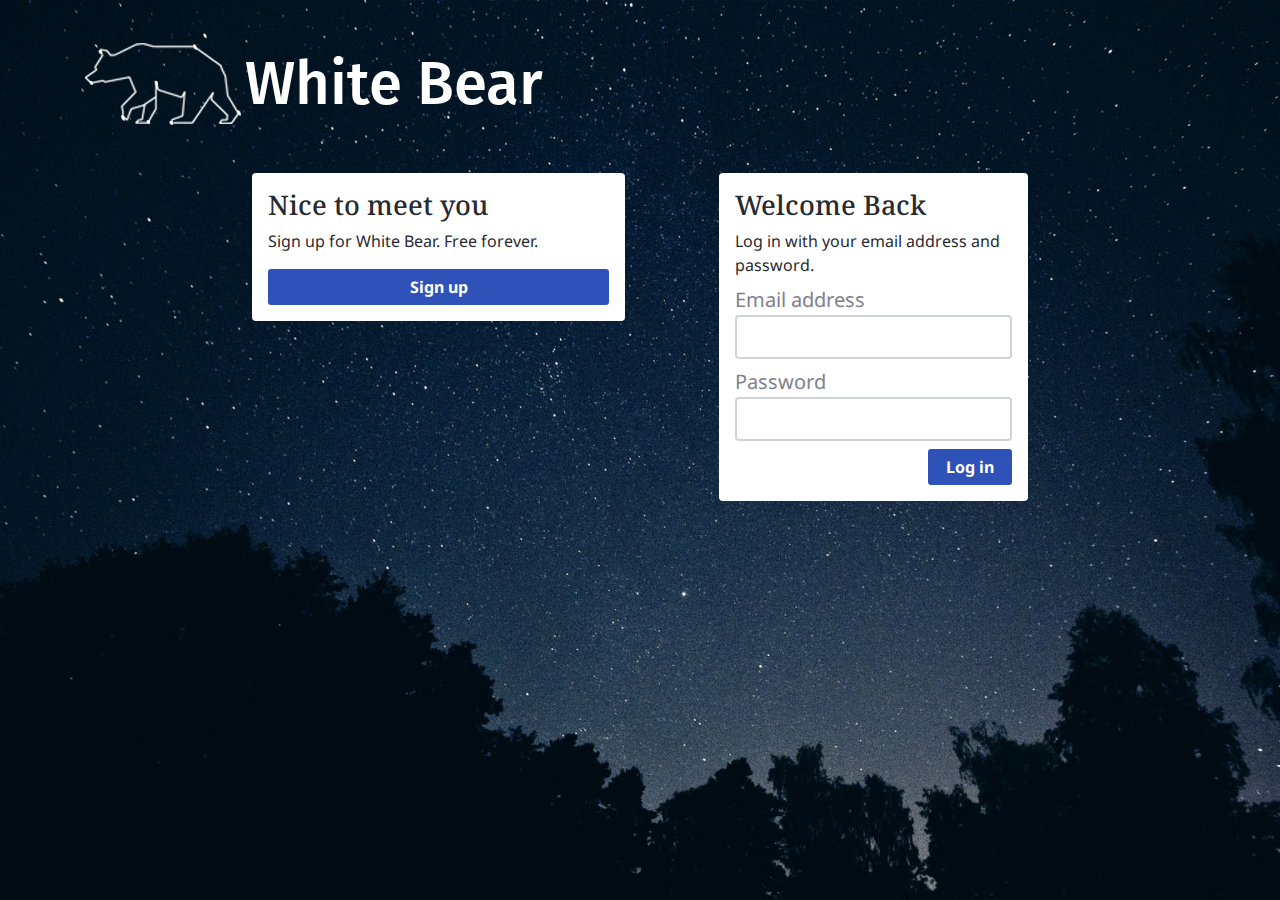
<file: index.html>
<html lang="en">
   <head>
      <meta charset="UTF-8" />
      <meta name="viewport" content="width=device-width, initial-scale=1.0" />
      <title>White Bear</title>

      <link href="/style/dist.css" rel="stylesheet" />
   </head>

   <body>
      <div class="background-image">
         <div class="container">
            <div class="row">
               <div class="col-12 col-xl-6 col-lg-8 col-md-10 mt-7 mb-7">
                  <img class="mt-n6" src="images/logo-landing.png" />
                  <h1 class="d-inline">White Bear</h1>
               </div>

               <div class="row mx-auto">
                  <div class="col-12 col-md-6 mb-8">
                     <div class="card">
                        <div class="card-body text-dark font-sans-serif">
                           <div class="landing-page">
                              <div class="show-sign-up-info">
                                 <h2 class="font-serif">Nice to meet you</h2>
                                 <p class="mt-2 mb-2">
                                    Sign up for White Bear. Free forever.
                                 </p>

                                 <a
                                    class="sign-up-prompt btn btn-block btn-success btn-sm mt-4"
                                 >
                                    Sign up
                                 </a>
                              </div>
                              <div class="email-and-create-password d-none">
                                 <h2 class="font-serif">Nice to meet you</h2>
                                 <p class="mt-2 mb-2">
                                    Sign up for White Bear. Free forever.
                                 </p>
                                 <p class="sign-up mt-1 mb-3">
                                    Let's get you signed up.
                                 </p>
                                 <p class="lead text-muted mt-2">
                                    Email address
                                 </p>
                                 <input
                                    id="sign-up-email-input"
                                    class="form-control"
                                    type="text"
                                 />
                                 <p
                                    class="text-danger mb-4"
                                    id="sign-up-email-error"
                                 ></p>
                                 <p class="lead text-muted">
                                    Create a password
                                 </p>
                                 <p class="lead text-muted"></p>
                                 <input
                                    id="sign-up-password-input"
                                    class="form-control test"
                                    type="password"
                                 />
                                 <p
                                    class="text-danger"
                                    id="sign-up-password-error"
                                 ></p>

                                 <button
                                    class="btn btn-block btn-success btn-lg mt-4"
                                    id="lets-go-button"
                                 >
                                    Let's go!
                                 </button>
                              </div>
                           </div>
                        </div>
                     </div>
                  </div>

                  <div class="col-12 col-md-6">
                     <div class="card ml-md-8">
                        <div class="card-body text-dark font-sans-serif">
                           <h2 class="font-serif">Welcome Back</h2>
                           <p>Log in with your email address and password.</p>
                           <p class="lead text-muted mt-2">Email address</p>
                           <input
                              class="form-control"
                              id="return-user-email"
                              type="text"
                              placeholder=""
                           />
                           <p class="lead text-muted mt-2">Password</p>
                           <input
                              class="form-control"
                              id="return-user-password"
                              type="password"
                              placeholder=""
                           />

                           <button
                              href="create-answer.html"
                              id="login-button"
                              class="float-right btn btn-success btn-sm mt-2"
                           >
                              Log in
                           </button>
                        </div>
                     </div>
                  </div>
               </div>
            </div>
         </div>
      </div>

      <script
         src="https://cdnjs.cloudflare.com/ajax/libs/jquery/3.5.1/jquery.min.js"
         defer
      ></script>

      <script src="/secondMostInsecurePasswords.js" defer></script>
      <script src="/mostInsecurePasswords.js" defer></script>
      <script src="/allInsecurePasswords.js" defer></script>
      <script src="/dbUsers.js" defer></script>

      <script src="/getEmailError.js" defer></script>
      <script src="/getPasswordError.js" defer></script>
      <script src="/script.js" defer></script>
   </body>
</html>
</file>
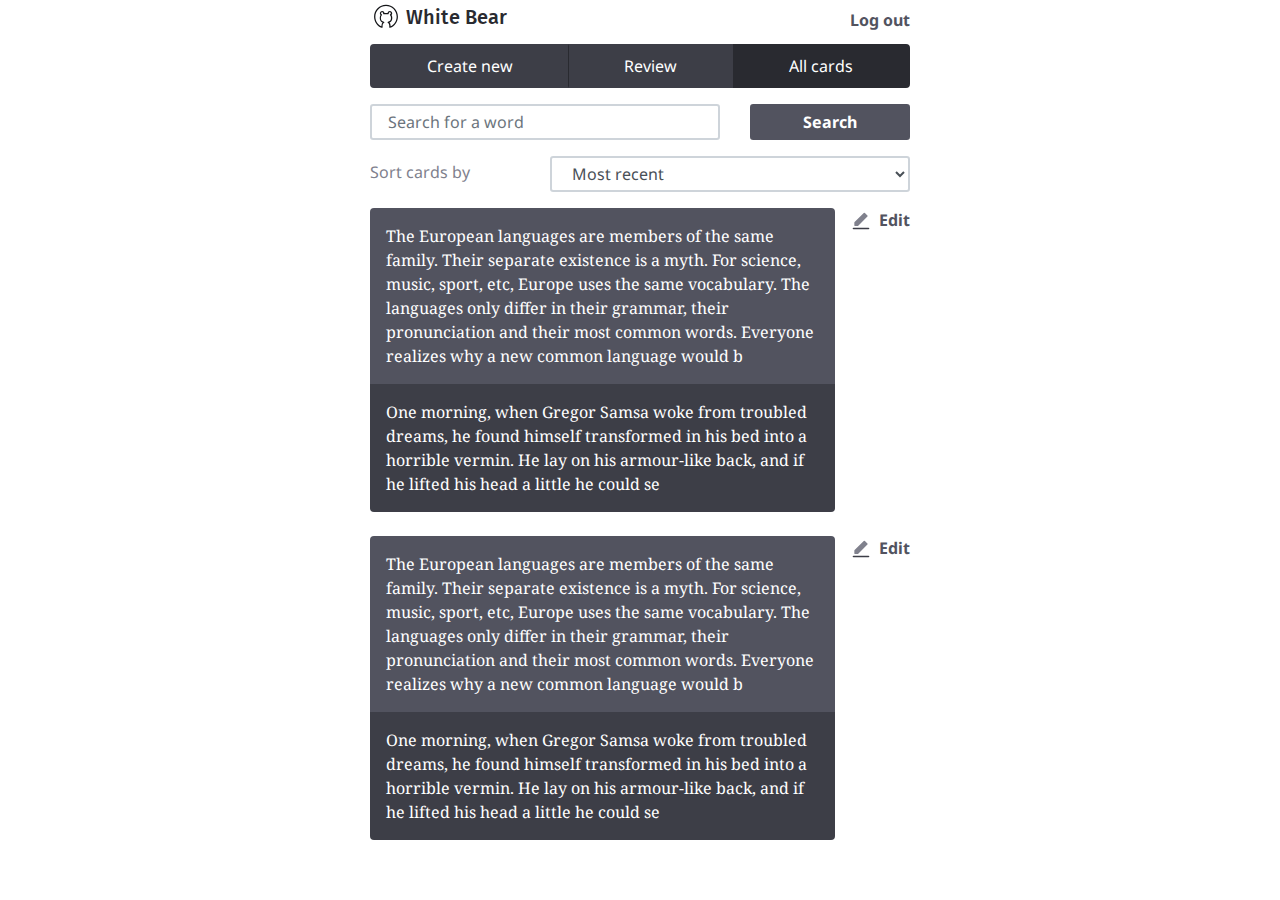
<file: all-cards.html>
<html lang="en">
   <head>
      <meta charset="UTF-8" />
      <meta name="viewport" content="width=device-width, initial-scale=1.0" />
      <title>White Bear</title>

      <link href="/style/dist.css" rel="stylesheet" />
   </head>

   <body>
      <div
         class="bg-success lead w-100 d-none justify-content-center fixed-top"
         id="overlay-success"
      >
         <img src="icons/success.svg" width="32px" />
         <!-- py-4 means padding along the y axis of size 4 -->
         <p class="d-inline py-4 ml-2">Card created!</p>
      </div>

      <div
         class="bg-danger lead w-100 d-none justify-content-center fixed-top"
         id="overlay-error"
      >
         <img src="icons/error.svg" width="32px" />
         <!-- py-4 means padding along the y axis of size 4 -->
         <p class="d-inline py-4 ml-2">Oops! Our bad. Please try again.</p>
      </div>

      <div class="container">
         <div class="row">
            <div
               class="col-12 col-xl-6 offset-xl-3 col-lg-8 offset-lg-2 col-md-10 offset-md-1"
            >
               <!-- in the line above, the  row has a width of 6; the offset of 3 puts 3 empty 
                columns on both sides of the content, effectively centering it//// mx-auto also 
                works-->
               <img src="/icons/logo-app.svg" width="32px" />
               <h3 class="d-inline text-brand text-dark">White Bear</h3>
               <a href="/index.html" class="btn btn-link float-right"
                  >Log out</a
               >
               <div class="clearfix"></div>
               <!-- <div class="clearfix"></div> this is one option to clear floats-->

               <div
                  class="btn-group d-flex mt-1"
                  role="navigation"
                  aria-label="navigation"
               >
                  <!-- in div class above, role and aria-label are for screen-readers -->
                  <a href="/create-answer.html" class="btn btn-secondary">
                     Create new
                  </a>

                  <a
                     href="/review-imagery.html"
                     class="btn btn-secondary tab-separator"
                     >Review</a
                  >

                  <a
                     href="/all-cards.html"
                     class="btn btn-secondary tab-separator tab-active"
                  >
                     All cards
                  </a>
               </div>

               <div class="row my-4">
                  <div class="col-8">
                     <input
                        class="form-control form-control-sm"
                        type="text"
                        placeholder="Search for a word"
                     />
                  </div>
                  <div class="col-4">
                     <button class="btn btn-primary btn-block btn-sm">
                        Search
                     </button>
                  </div>
               </div>

               <div class="row my-4 no-gutters">
                  <div class="col-4 text-muted mt-1">
                     <p>Sort cards by</p>
                  </div>
                  <div class="col-8">
                     <select class="form-control form-control-sm">
                        <option>Most recent</option>
                        <option>Oldest</option>
                        <option>Hardest</option>
                        <option>Easiest</option>
                     </select>
                  </div>
               </div>

               <div class="d-flex align-items-start mb-5">
                  <div class="app-card">
                     <div class="card">
                        <div class="card-body bg-primary">
                           The European languages are members of the same
                           family. Their separate existence is a myth. For
                           science, music, sport, etc, Europe uses the same
                           vocabulary. The languages only differ in their
                           grammar, their pronunciation and their most common
                           words. Everyone realizes why a new common language
                           would b
                        </div>
                     </div>

                     <div class="card">
                        <div class="card-body bg-secondary">
                           One morning, when Gregor Samsa woke from troubled
                           dreams, he found himself transformed in his bed into
                           a horrible vermin. He lay on his armour-like back,
                           and if he lifted his head a little he could se
                        </div>
                     </div>
                  </div>

                  <a href="/edit.html" class="btn btn-link ml-4 d-flex mt-n2">
                     <img
                        src="/icons/edit.svg"
                        class="d-inline"
                        style="margin-top: 2px; margin-right: 8px"
                        width="20px"
                     />Edit
                  </a>
               </div>

               <div class="d-flex align-items-start">
                  <div class="app-card">
                     <div class="card">
                        <div class="card-body bg-primary">
                           The European languages are members of the same
                           family. Their separate existence is a myth. For
                           science, music, sport, etc, Europe uses the same
                           vocabulary. The languages only differ in their
                           grammar, their pronunciation and their most common
                           words. Everyone realizes why a new common language
                           would b
                        </div>
                     </div>

                     <div class="card">
                        <div class="card-body bg-secondary">
                           One morning, when Gregor Samsa woke from troubled
                           dreams, he found himself transformed in his bed into
                           a horrible vermin. He lay on his armour-like back,
                           and if he lifted his head a little he could se
                        </div>
                     </div>
                  </div>

                  <a href="/edit.html" class="btn btn-link ml-4 d-flex mt-n2">
                     <img
                        src="/icons/edit.svg"
                        class="d-inline"
                        style="margin-top: 2px; margin-right: 8px"
                        width="20px"
                     />Edit
                  </a>
               </div>
            </div>
         </div>
      </div>
      <script
         src="https://cdnjs.cloudflare.com/ajax/libs/jquery/3.5.1/jquery.min.js"
         defer
      ></script>
      <script src="/script.js" defer></script>
   </body>
</html>
</file>
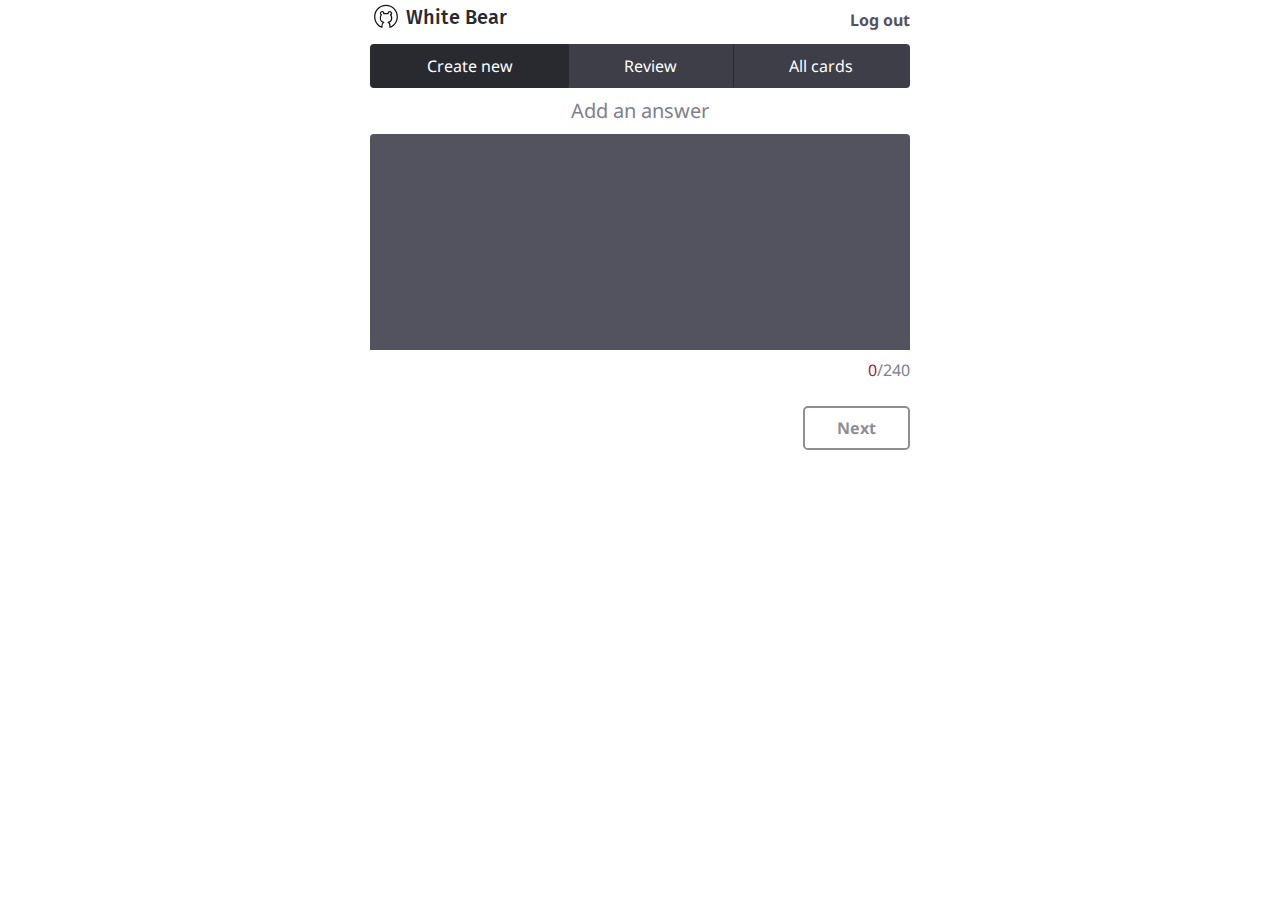
<file: create-answer.html>
<html lang="en">
   <head>
      <meta charset="UTF-8" />
      <meta name="viewport" content="width=device-width, initial-scale=1.0" />
      <title>White Bear</title>

      <link href="/style/dist.css" rel="stylesheet" />
   </head>

   <body>
      <div
         class="bg-danger lead w-100 d-none justify-content-center fixed-top"
         id="overlay-error"
      >
         <img src="icons/error.svg" width="32px" />
         <!-- py-4 means padding along the y axis of size 4 -->
         <p class="d-inline py-4 ml-2">Oops! Our bad. Please try again.</p>
      </div>

      <div class="container">
         <div class="row">
            <div
               class="col-12 col-xl-6 offset-xl-3 col-lg-8 offset-lg-2 col-md-10 offset-md-1"
            >
               <!-- in the line above, the  row has a width of 6; the offset of 3 puts 3 empty 
                columns on both sides of the content, effectively centering it//// mx-auto also 
                works-->
               <img src="/icons/logo-app.svg" width="32px" />
               <h3 class="d-inline text-brand text-dark">White Bear</h3>
               <a href="/index.html" class="btn btn-link float-right"
                  >Log out</a
               >
               <div class="clearfix"></div>
               <!-- <div class="clearfix"></div> this is one option to clear floats-->

               <div
                  class="btn-group d-flex mt-1"
                  role="navigation"
                  aria-label="navigation"
               >
                  <!-- in div class above, role and aria-label are for screen-readers -->

                  <a
                     href="/create-answer.html"
                     class="btn btn-secondary tab-active"
                  >
                     Create new
                  </a>

                  <a
                     href="/review-imagery.html"
                     class="btn btn-secondary tab-separator"
                  >
                     Review
                  </a>
                  <a
                     href="/all-cards.html"
                     class="btn btn-secondary tab-separator"
                  >
                     All cards
                  </a>
               </div>

               <p class="text-center lead text-muted my-2">Add an answer</p>

               <div class="card">
                  <div
                     class="card-body bg-primary lead"
                     id="create-answer-input"
                  >
                     <textarea rows="11" class="d-md-none" autofocus></textarea>

                     <!-- in the line below, "d-none d-md-block" means that it will
                        not disply the 6 rows unless it is smaller than a medium screen -->
                     <textarea
                        rows="6"
                        id="create-answer-input"
                        class="d-none d-md-block"
                        autofocus
                     ></textarea>
                  </div>
               </div>

               <p class="float-right mt-2 mb-5 text-muted">
                  <span class="text-danger" id="create-answer-char-count"
                     >0</span
                  >/240
               </p>
               <!-- clearfix can fix issues with back-to-back floats -->
               <div class="clearfix"></div>

               <a
                  id="click-next"
                  ;
                  href="/create-imagery.html"
                  class="disabled btn btn-lg btn-outline-primary float-right"
                  >Next</a
               >
            </div>
         </div>
      </div>

      <script
         src="https://cdnjs.cloudflare.com/ajax/libs/jquery/3.5.1/jquery.min.js"
         defer
      ></script>
      <script src="/script.js" defer></script>
   </body>
</html>
</file>
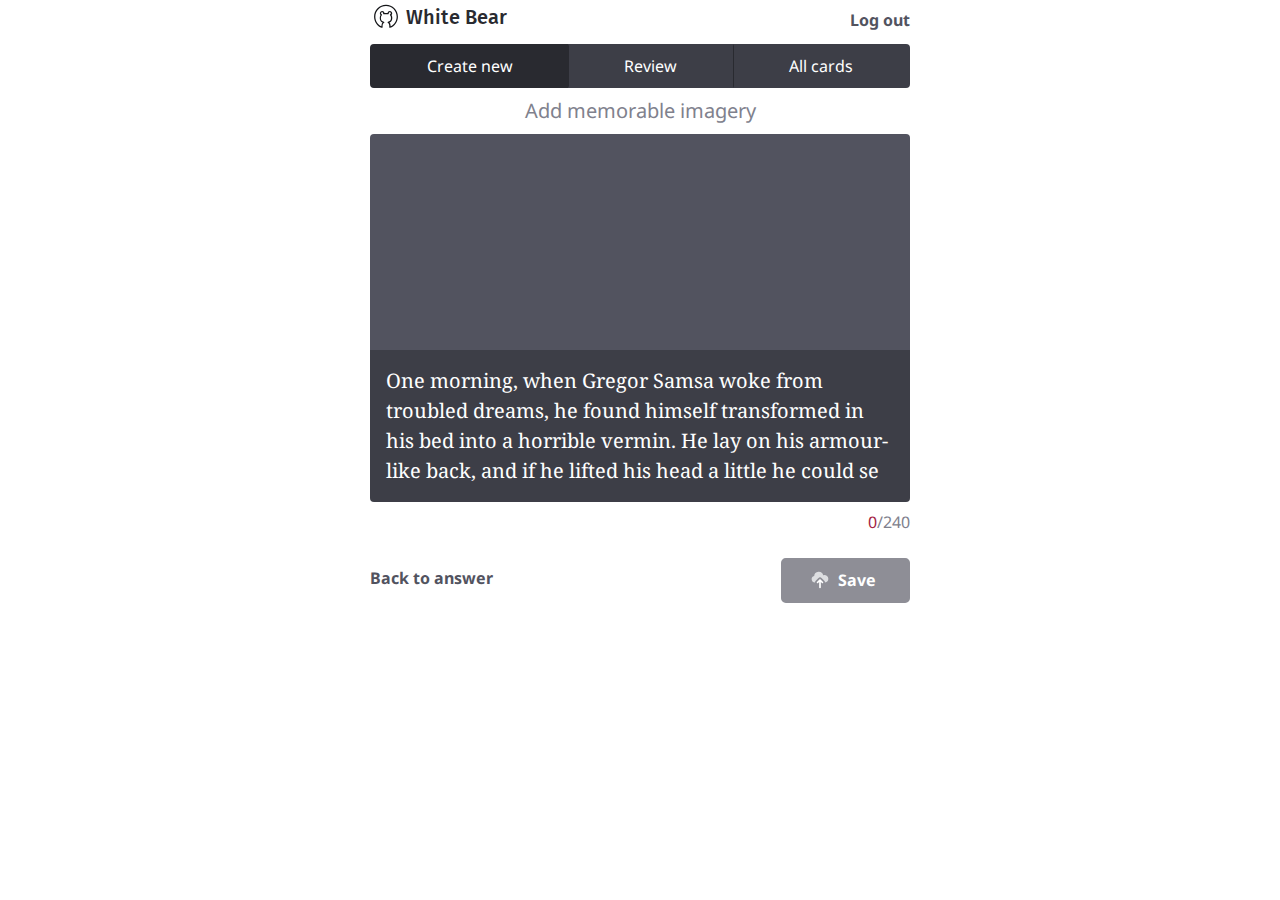
<file: create-imagery.html>
<html lang="en">
   <head>
      <meta charset="UTF-8" />
      <meta name="viewport" content="width=device-width, initial-scale=1.0" />
      <title>White Bear</title>

      <link href="/style/dist.css" rel="stylesheet" />
   </head>

   <body>
      <div
         class="bg-success lead w-100 d-none justify-content-center fixed-top"
         id="overlay-success"
      >
         <img src="icons/success.svg" width="32px" />
         <!-- py-4 means padding along the y axis of size 4 -->
         <p class="d-inline py-4 ml-2">Card created!</p>
      </div>

      <div
         class="bg-danger lead w-100 d-none justify-content-center fixed-top"
         id="overlay-error"
      >
         <img src="icons/error.svg" width="32px" />
         <!-- py-4 means padding alo ng the y axis of size 4 -->
         <p class="d-inline py-4 ml-2">Oops! Our bad. Please try again.</p>
      </div>

      <div class="container">
         <div class="row">
            <div
               class="col-12 col-xl-6 offset-xl-3 col-lg-8 offset-lg-2 col-md-10 offset-md-1"
            >
               <!-- in the line above, the  row has a width of 6; the offset of 3 puts 3 empty 
                columns on both sides of the content, effectively centering it//// mx-auto also 
                works-->
               <img src="/icons/logo-app.svg" width="32px" />
               <h3 class="d-inline text-brand text-dark">White Bear</h3>
               <a href="/index.html" class="btn btn-link float-right"
                  >Log out</a
               >
               <div class="clearfix"></div>
               <!-- <div class="clearfix"></div> this is one option to clear floats-->

               <div
                  class="btn-group d-flex mt-1"
                  role="navigation"
                  aria-label="navigation"
               >
                  <!-- in div class above, role and aria-label are for screen-readers -->
                  <a
                     href="/create-answer.html"
                     class="btn btn-secondary tab-active"
                  >
                     Create new
                  </a>

                  <a
                     href="/review-imagery.html"
                     class="btn btn-secondary tab-separator"
                     >Review</a
                  >

                  <a
                     href="/all-cards.html"
                     class="btn btn-secondary tab-separator"
                  >
                     All cards
                  </a>
               </div>

               <p class="text-center lead text-muted my-2">
                  Add memorable imagery
               </p>

               <div class="card">
                  <div class="card-body bg-primary lead">
                     <!-- in the line below, "d-md-none" means that at a 
                        medium size screen, the 11 rows aren't displayed; once it 
                        gets to medium size, it will stop displaying 11 rows -->

                     <!-- in the line below, "d-none d-md-block" means that it will
                        not disply the 6 rows unless it is smaller than a medium screen -->
                     <textarea
                        rows="6"
                        id="create-imagery-input"
                        autofocus
                     ></textarea>
                  </div>
               </div>

               <div class="card">
                  <div class="card-body bg-secondary lead">
                     One morning, when Gregor Samsa woke from troubled dreams,
                     he found himself transformed in his bed into a horrible
                     vermin. He lay on his armour-like back, and if he lifted
                     his head a little he could se
                  </div>
               </div>

               <p class="float-right mt-2 mb-5 text-muted">
                  <span class="text-danger" id="imagery-char-count">0</span>/240
               </p>
               <!-- clearfix can fix issues with back-to-back floats -->
               <div class="clearfix"></div>

               <button class="btn btn-link" id="back-to-answer-error">
                  Back to answer
               </button>
               <button
                  class="btn btn-primary btn-lg float-right"
                  disabled
                  id="save-card"
               >
                  <img
                     src="icons/save.svg"
                     width="20px"
                     style="
                        margin-bottom: 3px;
                        margin-right: 4px;
                        margin-left: -5px;
                     "
                  />
                  Save
               </button>
            </div>
         </div>
      </div>
      <script
         src="https://cdnjs.cloudflare.com/ajax/libs/jquery/3.5.1/jquery.min.js"
         defer
      ></script>
      <script src="/script.js" defer></script>
   </body>
</html>
</file>
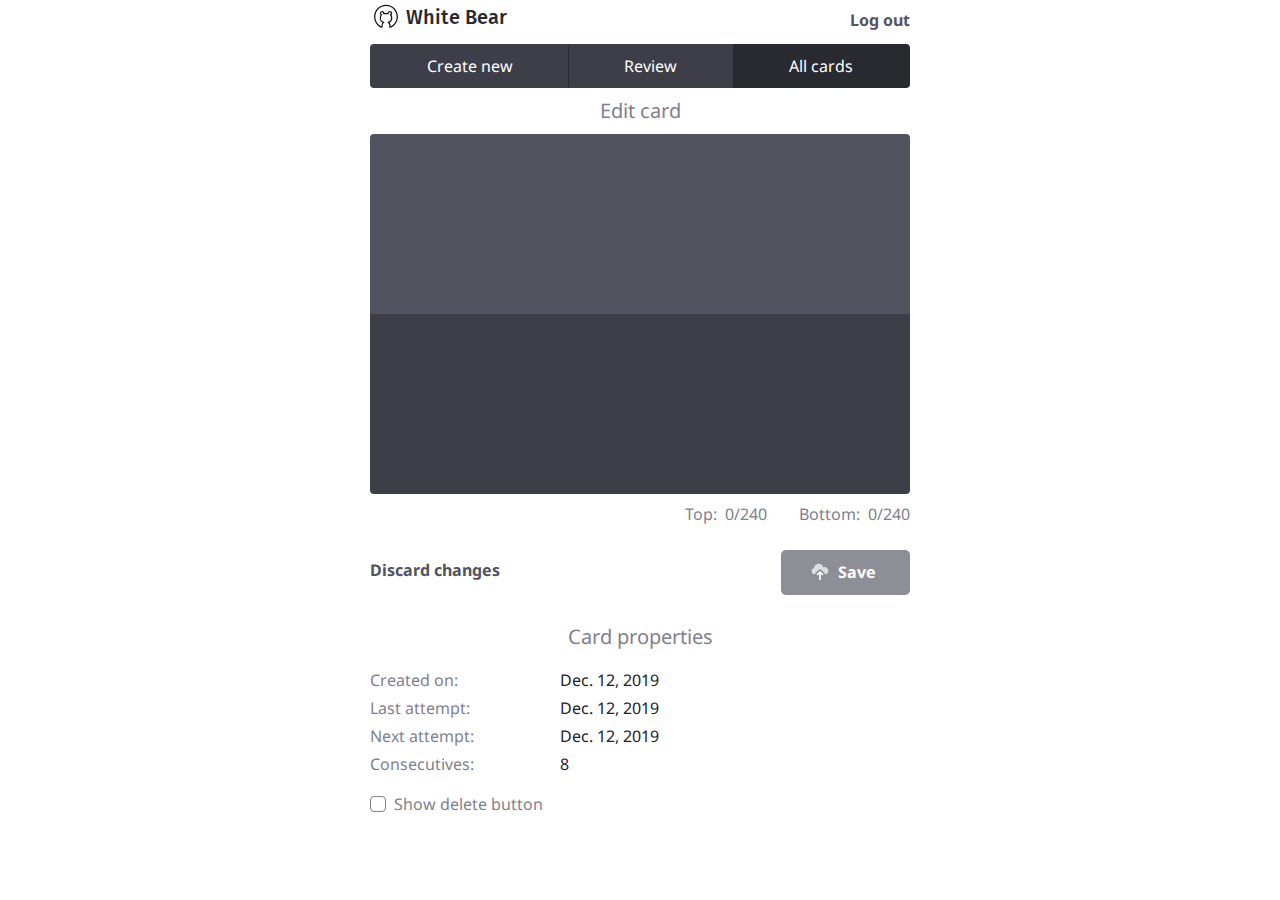
<file: edit.html>
<html lang="en">
   <head>
      <meta charset="UTF-8" />
      <meta name="viewport" content="width=device-width, initial-scale=1.0" />
      <title>White Bear</title>

      <link href="/style/dist.css" rel="stylesheet" />
   </head>

   <body>
      <div class="container">
         <div class="row">
            <div
               class="col-12 col-xl-6 offset-xl-3 col-lg-8 offset-lg-2 col-md-10 offset-md-1"
            >
               <!-- in the line above, the  row has a width of 6; the offset of 3 puts 3 empty 
                columns on both sides of the content, effectively centering it//// mx-auto also 
                works-->
               <img src="/icons/logo-app.svg" width="32px" />
               <h3 class="d-inline text-brand text-dark">White Bear</h3>
               <a href="/index.html" class="btn btn-link float-right"
                  >Log out</a
               >
               <div class="clearfix"></div>
               <!-- <div class="clearfix"></div> this is one option to clear floats-->

               <div
                  class="btn-group d-flex mt-1"
                  role="navigation"
                  aria-label="navigation"
               >
                  <!-- in div class above, role and aria-label are for screen-readers -->
                  <a href="/create-answer.html" class="btn btn-secondary">
                     Create new
                  </a>

                  <a
                     href="/review-imagery.html"
                     class="btn btn-secondary tab-separator"
                     >Review</a
                  >

                  <a
                     href="/all-cards.html"
                     class="btn btn-secondary tab-separator tab-active"
                  >
                     All cards
                  </a>
               </div>

               <p class="text-center lead text-muted my-2">Edit card</p>
               <div class="align-items-start mb-5">
                  <div class="app-card">
                     <div class="card">
                        <div
                           class="card-body bg-primary"
                           id="edit-card-char-count-top-of-card"
                        >
                           <textarea
                              rows="6"
                              id="edit-input-top-card"
                              autofocus
                           ></textarea>
                        </div>
                     </div>

                     <div class="card">
                        <div
                           class="card-body bg-secondary"
                           id="edit-card-char-count-bottom-of-card"
                        >
                           <textarea
                              rows="6"
                              id="edit-input-bottom-card"
                              autofocus
                           ></textarea>
                        </div>
                     </div>

                     <p class="float-right mt-2 mb-5 text-muted">
                        Top:&nbsp;
                        <span id="edit-top-card-char-count">0</span>/240
                        &nbsp;&nbsp;&nbsp;&nbsp;&nbsp;&nbsp; Bottom:&nbsp;
                        <span id="edit-bottom-card-char-count">0</span>/240
                     </p>

                     <div class="clearfix"></div>
                  </div>
               </div>

               <div class="mt-n5">
                  <a href="/all-cards.html" class="btn btn-link mb-5"
                     >Discard changes</a
                  >
                  <a
                     href="/all-cards.html"
                     class="disabled btn btn-primary btn-lg float-right"
                     id="save-card"
                  >
                     <img
                        src="icons/save.svg"
                        width="20px"
                        style="
                           margin-bottom: 3px;
                           margin-right: 4px;
                           margin-left: -5px;
                        "
                     />
                     Save
                  </a>
               </div>
               <p class="text-center lead text-muted my-2 mb-4">
                  Card properties
               </p>

               <div class="row mb-1">
                  <div class="col-4">
                     <p class="text-muted">Created on:</p>
                  </div>
                  <div class="col-4">
                     <p>Dec. 12, 2019</p>
                  </div>
               </div>
               <div class="row mb-1">
                  <div class="col-4">
                     <p class="text-muted">Last attempt:</p>
                  </div>
                  <div class="col-4">
                     <p>Dec. 12, 2019</p>
                  </div>
               </div>
               <div class="row mb-1">
                  <div class="col-4">
                     <p class="text-muted">Next attempt:</p>
                  </div>
                  <div class="col-4">
                     <p>Dec. 12, 2019</p>
                  </div>
               </div>
               <div class="row mb-1">
                  <div class="col-4">
                     <p class="text-muted">Consecutives:</p>
                  </div>
                  <div class="col-4">
                     <p>8</p>
                  </div>
               </div>

               <div class="custom-control custom-checkbox mt-4">
                  <input
                     type="checkbox"
                     class="custom-control-input"
                     id="show-delete-button"
                  />
                  <label
                     class="custom-control-label text-muted"
                     for="show-delete-button"
                     >Show delete button</label
                  >
               </div>
               <button
                  class="btn btn-lg btn-outline-danger mt-3 d-none"
                  id="delete-this-card"
               >
                  Delete this card
               </button>
            </div>
         </div>
      </div>
      <script
         src="https://cdnjs.cloudflare.com/ajax/libs/jquery/3.5.1/jquery.min.js"
         defer
      ></script>
      <script src="/script.js" defer></script>
   </body>
</html>
</file>
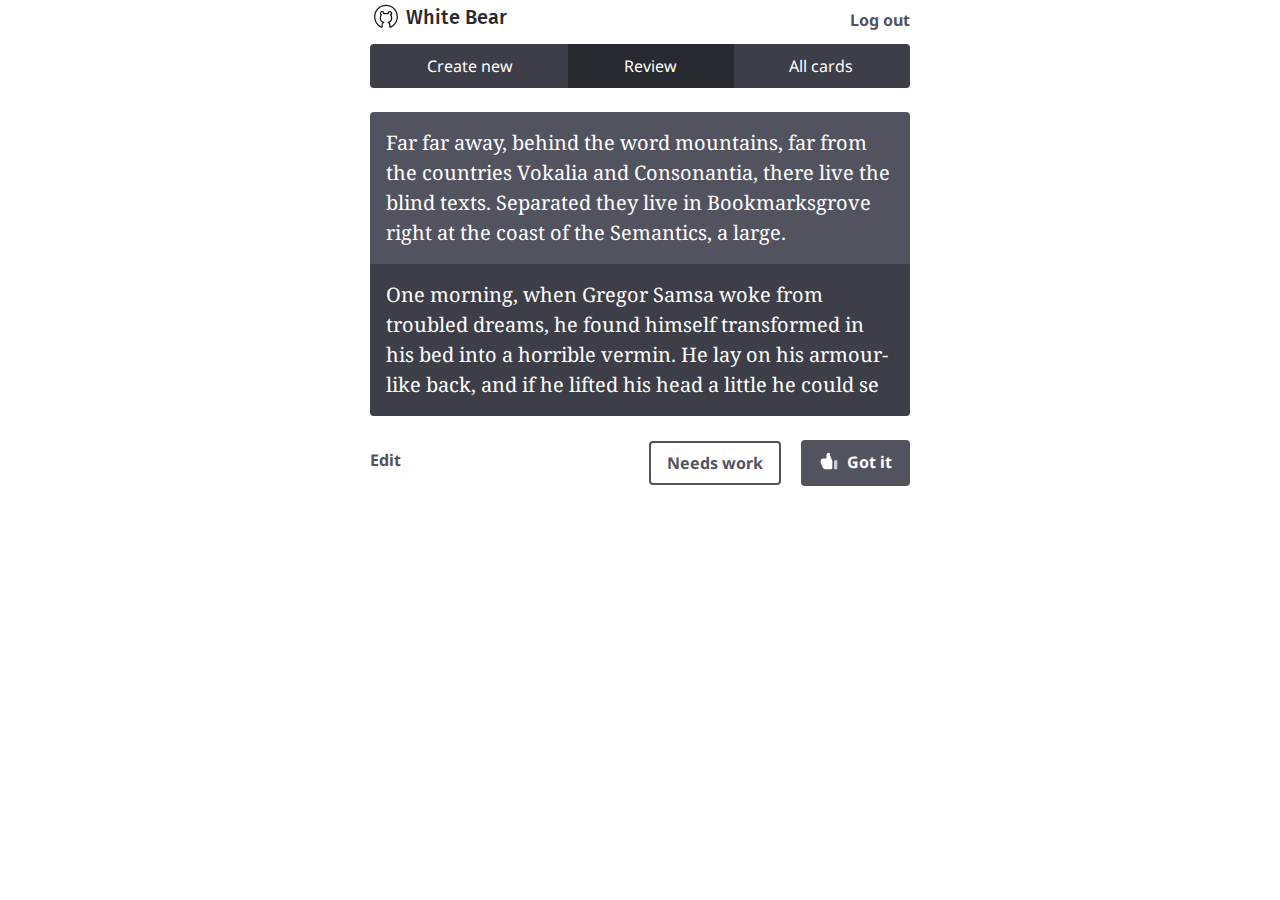
<file: review-answer.html>
<html lang="en">
   <head>
      <meta charset="UTF-8" />
      <meta name="viewport" content="width=device-width, initial-scale=1.0" />
      <title>White Bear</title>

      <link href="/style/dist.css" rel="stylesheet" />
   </head>

   <body>
      <div class="container">
         <div class="row">
            <div
               class="col-12 col-xl-6 offset-xl-3 col-lg-8 offset-lg-2 col-md-10 offset-md-1"
            >
               <!-- in the line above, the  row has a width of 6; the offset of 3 puts 3 empty columns
                 on both sides of the content, effectively centering it//// mx-auto also works-->
               <img src="/icons/logo-app.svg" width="32px" />
               <h3 class="d-inline text-brand text-dark">White Bear</h3>
               <a href="/index.html" class="btn btn-link float-right"
                  >Log out</a
               >
               <div class="clearfix"></div>
               <!-- <div class="clearfix"></div> this is one option to clear floats-->

               <div
                  class="btn-group d-flex mt-1 mb-5"
                  role="navigation"
                  aria-label="navigation"
               >
                  <!-- in div class above, role and aria-label are for screen-readers -->
                  <a href="/create-answer.html" class="btn btn-secondary">
                     Create new
                  </a>

                  <a
                     href="/review-imagery.html"
                     class="btn btn-secondary tab-separator tab-active"
                  >
                     Review
                  </a>

                  <a
                     href="/all-cards.html"
                     class="btn btn-secondary tab-separator"
                  >
                     All cards
                  </a>
               </div>

               <div class="card">
                  <div class="card-body bg-primary lead">
                     Far far away, behind the word mountains, far from the
                     countries Vokalia and Consonantia, there live the blind
                     texts. Separated they live in Bookmarksgrove right at the
                     coast of the Semantics, a large.
                  </div>
               </div>

               <div class="card mb-5">
                  <div class="card-body bg-secondary lead">
                     One morning, when Gregor Samsa woke from troubled dreams,
                     he found himself transformed in his bed into a horrible
                     vermin. He lay on his armour-like back, and if he lifted
                     his head a little he could se
                  </div>
               </div>

               <a href="/edit.html" class="btn btn-link">Edit</a>
               <div class="float-right">
                  <a href="/review-empty.html" class="btn btn-outline-primary"
                     >Needs work</a
                  >
                  <a href="/review-empty.html" class="btn btn-primary ml-4">
                     <img
                        src="icons/thumbs-up.svg"
                        width="20px"
                        style="margin-bottom: 5px; margin-right: 4px"
                     />
                     Got it
                  </a>
               </div>
            </div>
         </div>
      </div>
   </body>
</html>
</file>
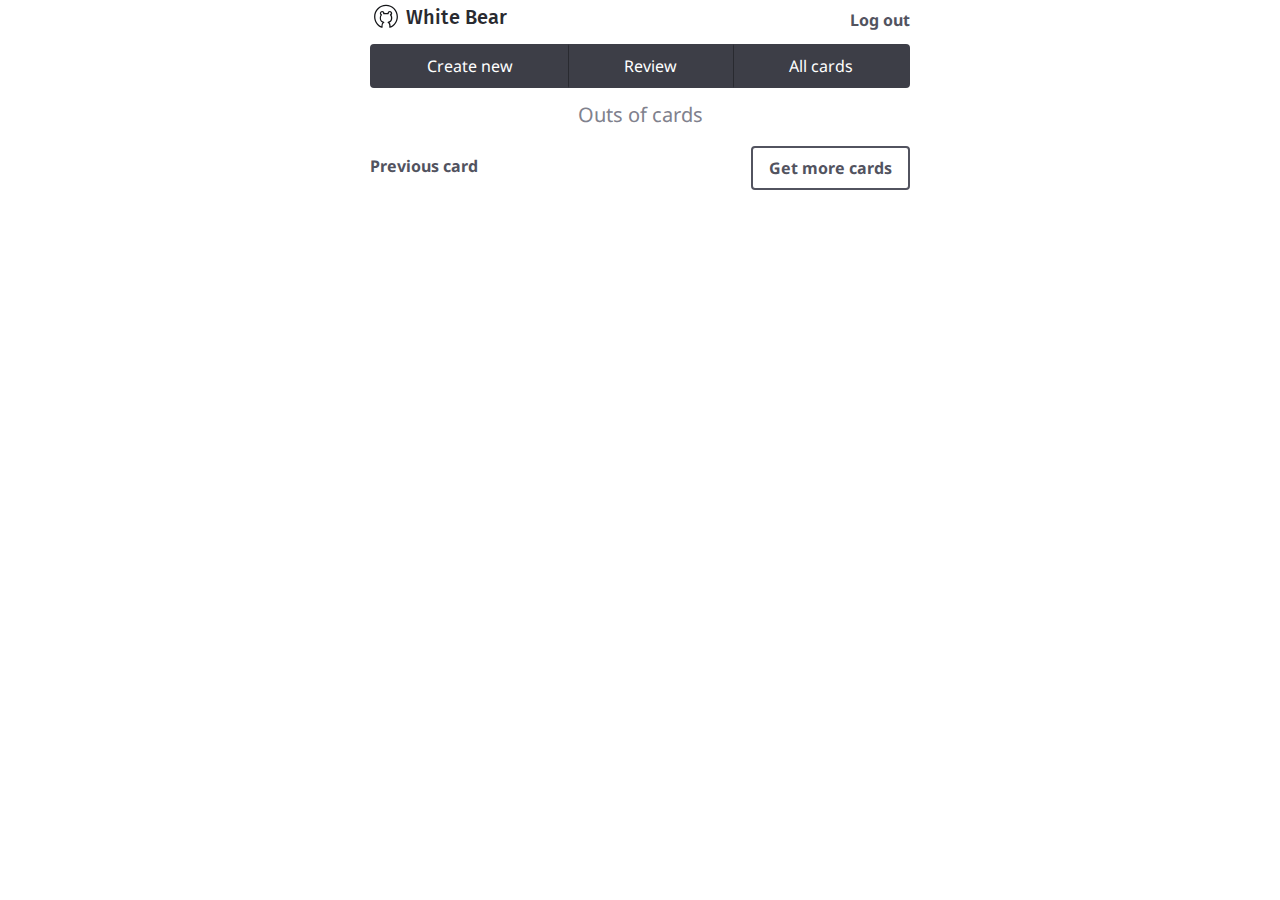
<file: review-empty.html>
<html lang="en">

<head>
    <meta charset="UTF-8" />
    <meta name="viewport" content="width=device-width, initial-scale=1.0" />
    <title>White Bear</title>

    <link href="/style/dist.css" rel="stylesheet" />
</head>

<body>
    <div class="container">
        <div class="row">
            <div class="col-12 col-xl-6 offset-xl-3 col-lg-8 offset-lg-2 col-md-10 offset-md-1">
                <!-- in the line above, the  row has a width of 6; the offset of 3 puts 3 empty columns
                 on both sides of the content, effectively centering it//// mx-auto also works-->
                <img src="/icons/logo-app.svg" width="32px" />
                <h3 class="d-inline text-brand text-dark">White Bear</h3>
                <a href="/index.html" class="btn btn-link float-right"
                >Log out</a
             >                <div class="clearfix"></div>
                <!-- <div class="clearfix"></div> this is one option to clear floats-->

                <div class="btn-group d-flex mt-1 mb-3" role="navigation" aria-label="navigation">
                    <!-- in div class above, role and aria-label are for screen-readers -->
                    <a href="/create-answer.html" class="btn btn-secondary">
                        Create new
                    </a>

                    <a href="/review-imagery.html" class="btn btn-secondary tab-separator">
                        Review
                    </a>

                    <a href="/all-cards.html" class="btn btn-secondary tab-separator">
                        All cards
                    </a>
                </div>

                <p class="text-center lead text-muted mb-t">Outs of cards</p>

                <div class="mt-4"></div>
                <a href="/review-answer.html" class="btn btn-link">Previous card</a>
                <div class="float-right">
                    <a href="/review-imagery.html" class="btn btn-outline-primary">Get more cards</a>

                </div>
            </div>
        </div>
    </div>
    </div>
</body>

</html>
</file>
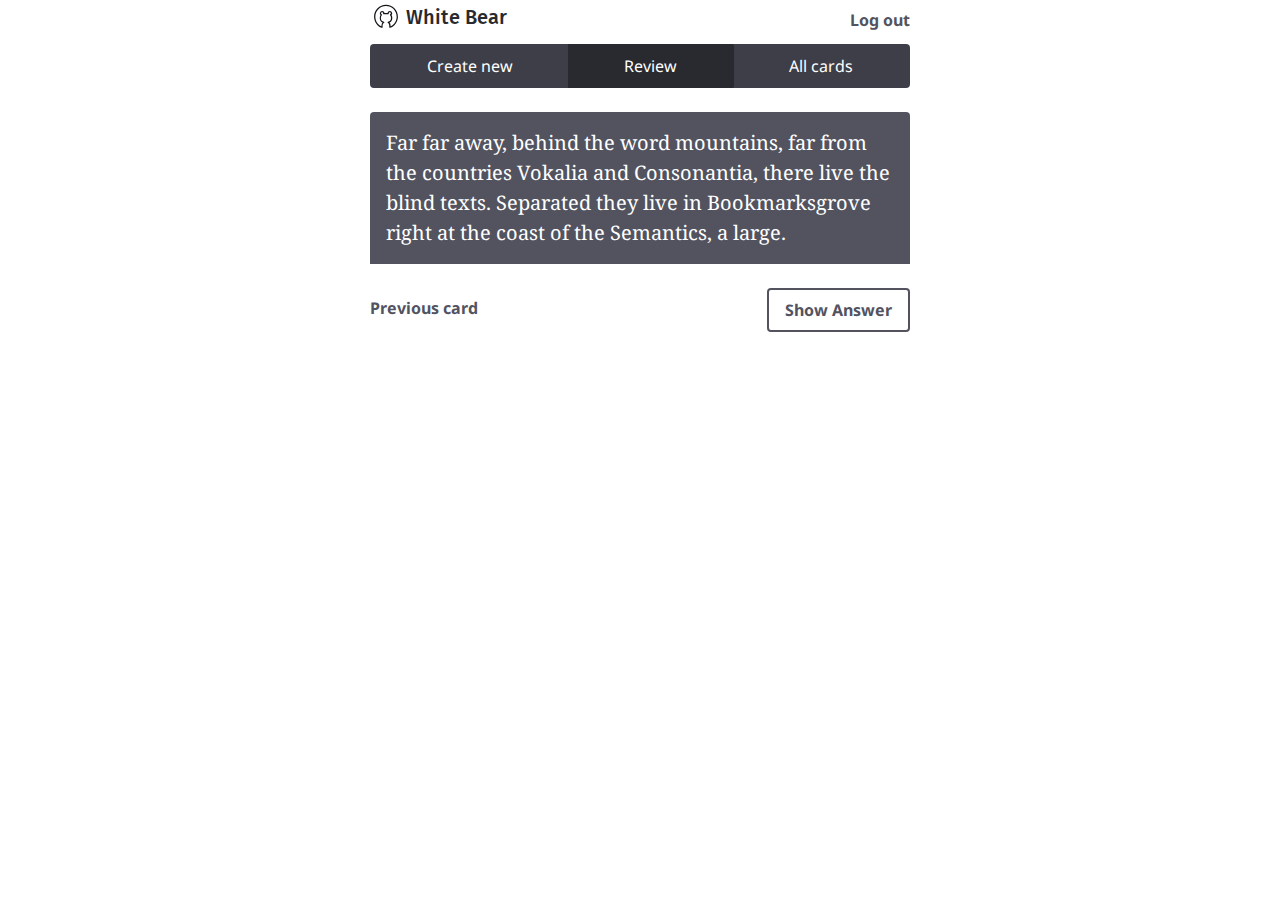
<file: review-imagery.html>
<html lang="en">
   <head>
      <meta charset="UTF-8" />
      <meta name="viewport" content="width=device-width, initial-scale=1.0" />
      <title>White Bear</title>

      <link href="/style/dist.css" rel="stylesheet" />
   </head>

   <body>
      <div class="container">
         <div class="row">
            <div
               class="col-12 col-xl-6 offset-xl-3 col-lg-8 offset-lg-2 col-md-10 offset-md-1"
            >
               <!-- in the line above, the  row has a width of 6; the offset of 3 puts 3 empty columns
                 on both sides of the content, effectively centering it//// mx-auto also works-->
               <img src="/icons/logo-app.svg" width="32px" />
               <h3 class="d-inline text-brand text-dark">White Bear</h3>
               <a href="/index.html" class="btn btn-link float-right"
                  >Log out</a
               >
               <div class="clearfix"></div>
               <!-- <div class="clearfix"></div> this is one option to clear floats-->

               <div
                  class="btn-group d-flex mt-1 mb-5"
                  role="navigation"
                  aria-label="navigation"
               >
                  <!-- in div class above, role and aria-label are for screen-readers -->
                  <a href="/create-answer.html" class="btn btn-secondary">
                     Create new
                  </a>

                  <a
                     href="/review-imagery.html"
                     class="btn btn-secondary tab-separator tab-active"
                     >Review</a
                  >

                  <a
                     href="/all-cards.html"
                     class="btn btn-secondary tab-separator"
                  >
                     All cards
                  </a>
               </div>

               <div class="card mb-5">
                  <div class="card-body bg-primary lead">
                     Far far away, behind the word mountains, far from the
                     countries Vokalia and Consonantia, there live the blind
                     texts. Separated they live in Bookmarksgrove right at the
                     coast of the Semantics, a large.
                  </div>
               </div>

               <button class="btn btn-link">Previous card</button>
               <div class="float-right">
                  <a
                     onclick="location.href='review-answer.html'"
                     type="button"
                     class="btn btn-outline-primary"
                  >
                     Show Answer
                  </a>
               </div>
            </div>
         </div>
      </div>
   </body>
</html>
</file>
<file: style/dist.css>
@charset "UTF-8";
@import url("https://fonts.googleapis.com/css2?family=Fira+Sans:wght@500&family=Noto+Sans:wght@400;700&family=Noto+Serif&display=swap");
/*!
 * Bootstrap v4.5.2 (https://getbootstrap.com/)
 * Copyright 2011-2020 The Bootstrap Authors
 * Copyright 2011-2020 Twitter, Inc.
 * Licensed under MIT (https://github.com/twbs/bootstrap/blob/main/LICENSE)
 */
:root {
  --blue: #2f52b9;
  --indigo: #6610f2;
  --purple: #6f42c1;
  --pink: #e83e8c;
  --red: #a42443;
  --orange: #fd7e14;
  --yellow: #ffc107;
  --green: #28a745;
  --teal: #20c997;
  --cyan: #17a2b8;
  --white: #fff;
  --gray: #52535f;
  --gray-dark: #292a30;
  --primary: #52535f;
  --secondary: #3d3e47;
  --success: #2f52b9;
  --info: #17a2b8;
  --warning: #ffc107;
  --danger: #a42443;
  --light: #cccdd2;
  --dark: #292a30;
  --breakpoint-xs: 0;
  --breakpoint-sm: 576px;
  --breakpoint-md: 768px;
  --breakpoint-lg: 992px;
  --breakpoint-xl: 1200px;
  --font-family-sans-serif: "Noto Sans", sans-serif, "Apple Color Emoji", "Segoe UI Emoji", "Segoe UI Symbol", "Noto Color Emoji";
  --font-family-monospace: SFMono-Regular, Menlo, Monaco, Consolas, "Liberation Mono", "Courier New", monospace;
}

*,
*::before,
*::after {
  box-sizing: border-box;
}

html {
  font-family: sans-serif;
  line-height: 1.15;
  -webkit-text-size-adjust: 100%;
  -webkit-tap-highlight-color: rgba(0, 0, 0, 0);
}

article, aside, figcaption, figure, footer, header, hgroup, main, nav, section {
  display: block;
}

body {
  margin: 0;
  font-family: "Noto Sans", sans-serif, "Apple Color Emoji", "Segoe UI Emoji", "Segoe UI Symbol", "Noto Color Emoji";
  font-size: 1rem;
  font-weight: 400;
  line-height: 1.5;
  color: #212529;
  text-align: left;
  background-color: #fff;
}

[tabindex="-1"]:focus:not(:focus-visible) {
  outline: 0 !important;
}

hr {
  box-sizing: content-box;
  height: 0;
  overflow: visible;
}

h1, h2, h3, h4, h5, h6 {
  margin-top: 0;
  margin-bottom: 0.5rem;
}

p {
  margin-top: 0;
  margin-bottom: 0;
}

abbr[title],
abbr[data-original-title] {
  text-decoration: underline;
  text-decoration: underline dotted;
  cursor: help;
  border-bottom: 0;
  text-decoration-skip-ink: none;
}

address {
  margin-bottom: 1rem;
  font-style: normal;
  line-height: inherit;
}

ol,
ul,
dl {
  margin-top: 0;
  margin-bottom: 1rem;
}

ol ol,
ul ul,
ol ul,
ul ol {
  margin-bottom: 0;
}

dt {
  font-weight: 700;
}

dd {
  margin-bottom: 0.5rem;
  margin-left: 0;
}

blockquote {
  margin: 0 0 1rem;
}

b,
strong {
  font-weight: bolder;
}

small {
  font-size: 80%;
}

sub,
sup {
  position: relative;
  font-size: 75%;
  line-height: 0;
  vertical-align: baseline;
}

sub {
  bottom: -0.25em;
}

sup {
  top: -0.5em;
}

a {
  color: #52535f;
  text-decoration: none;
  background-color: transparent;
}
a:hover {
  color: #2f2f36;
  text-decoration: underline;
}

a:not([href]):not([class]) {
  color: inherit;
  text-decoration: none;
}
a:not([href]):not([class]):hover {
  color: inherit;
  text-decoration: none;
}

pre,
code,
kbd,
samp {
  font-family: SFMono-Regular, Menlo, Monaco, Consolas, "Liberation Mono", "Courier New", monospace;
  font-size: 1em;
}

pre {
  margin-top: 0;
  margin-bottom: 1rem;
  overflow: auto;
  -ms-overflow-style: scrollbar;
}

figure {
  margin: 0 0 1rem;
}

img {
  vertical-align: middle;
  border-style: none;
}

svg {
  overflow: hidden;
  vertical-align: middle;
}

table {
  border-collapse: collapse;
}

caption {
  padding-top: 0.75rem;
  padding-bottom: 0.75rem;
  color: #6c757d;
  text-align: left;
  caption-side: bottom;
}

th {
  text-align: inherit;
}

label {
  display: inline-block;
  margin-bottom: 0.5rem;
}

button {
  border-radius: 0;
}

button:focus {
  outline: 1px dotted;
  outline: 5px auto -webkit-focus-ring-color;
}

input,
button,
select,
optgroup,
textarea {
  margin: 0;
  font-family: inherit;
  font-size: inherit;
  line-height: inherit;
}

button,
input {
  overflow: visible;
}

button,
select {
  text-transform: none;
}

[role=button] {
  cursor: pointer;
}

select {
  word-wrap: normal;
}

button,
[type=button],
[type=reset],
[type=submit] {
  -webkit-appearance: button;
}

button:not(:disabled),
[type=button]:not(:disabled),
[type=reset]:not(:disabled),
[type=submit]:not(:disabled) {
  cursor: pointer;
}

button::-moz-focus-inner,
[type=button]::-moz-focus-inner,
[type=reset]::-moz-focus-inner,
[type=submit]::-moz-focus-inner {
  padding: 0;
  border-style: none;
}

input[type=radio],
input[type=checkbox] {
  box-sizing: border-box;
  padding: 0;
}

textarea {
  overflow: auto;
  resize: vertical;
}

fieldset {
  min-width: 0;
  padding: 0;
  margin: 0;
  border: 0;
}

legend {
  display: block;
  width: 100%;
  max-width: 100%;
  padding: 0;
  margin-bottom: 0.5rem;
  font-size: 1.5rem;
  line-height: inherit;
  color: inherit;
  white-space: normal;
}

progress {
  vertical-align: baseline;
}

[type=number]::-webkit-inner-spin-button,
[type=number]::-webkit-outer-spin-button {
  height: auto;
}

[type=search] {
  outline-offset: -2px;
  -webkit-appearance: none;
}

[type=search]::-webkit-search-decoration {
  -webkit-appearance: none;
}

::-webkit-file-upload-button {
  font: inherit;
  -webkit-appearance: button;
}

output {
  display: inline-block;
}

summary {
  display: list-item;
  cursor: pointer;
}

template {
  display: none;
}

[hidden] {
  display: none !important;
}

h1, h2, h3, h4, h5, h6,
.h1, .h2, .h3, .h4, .h5, .h6 {
  margin-bottom: 0.5rem;
  font-weight: 500;
  line-height: 1.2;
}

h1, .h1 {
  font-size: 3.75rem;
}

h2, .h2 {
  font-size: 1.6875rem;
}

h3, .h3 {
  font-size: 1.25rem;
}

h4, .h4 {
  font-size: 1.25rem;
}

h5, .h5 {
  font-size: 1.25rem;
}

h6, .h6 {
  font-size: 1rem;
}

.lead {
  font-size: 1.25rem;
  font-weight: 400;
}

.display-1 {
  font-size: 6rem;
  font-weight: 300;
  line-height: 1.2;
}

.display-2 {
  font-size: 5.5rem;
  font-weight: 300;
  line-height: 1.2;
}

.display-3 {
  font-size: 4.5rem;
  font-weight: 300;
  line-height: 1.2;
}

.display-4 {
  font-size: 3.5rem;
  font-weight: 300;
  line-height: 1.2;
}

hr {
  margin-top: 1rem;
  margin-bottom: 1rem;
  border: 0;
  border-top: 1px solid rgba(0, 0, 0, 0.1);
}

small,
.small {
  font-size: 80%;
  font-weight: 400;
}

mark,
.mark {
  padding: 0.2em;
  background-color: #fcf8e3;
}

.list-unstyled {
  padding-left: 0;
  list-style: none;
}

.list-inline {
  padding-left: 0;
  list-style: none;
}

.list-inline-item {
  display: inline-block;
}
.list-inline-item:not(:last-child) {
  margin-right: 0.5rem;
}

.initialism {
  font-size: 90%;
  text-transform: uppercase;
}

.blockquote {
  margin-bottom: 1rem;
  font-size: 1.25rem;
}

.blockquote-footer {
  display: block;
  font-size: 80%;
  color: #6c757d;
}
.blockquote-footer::before {
  content: "— ";
}

.img-fluid {
  max-width: 100%;
  height: auto;
}

.img-thumbnail {
  padding: 0.25rem;
  background-color: #fff;
  border: 1px solid #dee2e6;
  border-radius: 0.25rem;
  max-width: 100%;
  height: auto;
}

.figure {
  display: inline-block;
}

.figure-img {
  margin-bottom: 0.5rem;
  line-height: 1;
}

.figure-caption {
  font-size: 90%;
  color: #6c757d;
}

code {
  font-size: 87.5%;
  color: #e83e8c;
  word-wrap: break-word;
}
a > code {
  color: inherit;
}

kbd {
  padding: 0.2rem 0.4rem;
  font-size: 87.5%;
  color: #fff;
  background-color: #212529;
  border-radius: 4px;
}
kbd kbd {
  padding: 0;
  font-size: 100%;
  font-weight: 700;
}

pre {
  display: block;
  font-size: 87.5%;
  color: #212529;
}
pre code {
  font-size: inherit;
  color: inherit;
  word-break: normal;
}

.pre-scrollable {
  max-height: 340px;
  overflow-y: scroll;
}

.container,
.container-fluid,
.container-xl,
.container-lg,
.container-md,
.container-sm {
  width: 100%;
  padding-right: 15px;
  padding-left: 15px;
  margin-right: auto;
  margin-left: auto;
}

@media (min-width: 576px) {
  .container-sm, .container {
    max-width: 540px;
  }
}
@media (min-width: 768px) {
  .container-md, .container-sm, .container {
    max-width: 720px;
  }
}
@media (min-width: 992px) {
  .container-lg, .container-md, .container-sm, .container {
    max-width: 960px;
  }
}
@media (min-width: 1200px) {
  .container-xl, .container-lg, .container-md, .container-sm, .container {
    max-width: 1140px;
  }
}
.row {
  display: flex;
  flex-wrap: wrap;
  margin-right: -15px;
  margin-left: -15px;
}

.no-gutters {
  margin-right: 0;
  margin-left: 0;
}
.no-gutters > .col,
.no-gutters > [class*=col-] {
  padding-right: 0;
  padding-left: 0;
}

.col-xl,
.col-xl-auto, .col-xl-12, .col-xl-11, .col-xl-10, .col-xl-9, .col-xl-8, .col-xl-7, .col-xl-6, .col-xl-5, .col-xl-4, .col-xl-3, .col-xl-2, .col-xl-1, .col-lg,
.col-lg-auto, .col-lg-12, .col-lg-11, .col-lg-10, .col-lg-9, .col-lg-8, .col-lg-7, .col-lg-6, .col-lg-5, .col-lg-4, .col-lg-3, .col-lg-2, .col-lg-1, .col-md,
.col-md-auto, .col-md-12, .col-md-11, .col-md-10, .col-md-9, .col-md-8, .col-md-7, .col-md-6, .col-md-5, .col-md-4, .col-md-3, .col-md-2, .col-md-1, .col-sm,
.col-sm-auto, .col-sm-12, .col-sm-11, .col-sm-10, .col-sm-9, .col-sm-8, .col-sm-7, .col-sm-6, .col-sm-5, .col-sm-4, .col-sm-3, .col-sm-2, .col-sm-1, .col,
.col-auto, .col-12, .col-11, .col-10, .col-9, .col-8, .col-7, .col-6, .col-5, .col-4, .col-3, .col-2, .col-1 {
  position: relative;
  width: 100%;
  padding-right: 15px;
  padding-left: 15px;
}

.col {
  flex-basis: 0;
  flex-grow: 1;
  max-width: 100%;
}

.row-cols-1 > * {
  flex: 0 0 100%;
  max-width: 100%;
}

.row-cols-2 > * {
  flex: 0 0 50%;
  max-width: 50%;
}

.row-cols-3 > * {
  flex: 0 0 33.3333333333%;
  max-width: 33.3333333333%;
}

.row-cols-4 > * {
  flex: 0 0 25%;
  max-width: 25%;
}

.row-cols-5 > * {
  flex: 0 0 20%;
  max-width: 20%;
}

.row-cols-6 > * {
  flex: 0 0 16.6666666667%;
  max-width: 16.6666666667%;
}

.col-auto {
  flex: 0 0 auto;
  width: auto;
  max-width: 100%;
}

.col-1 {
  flex: 0 0 8.3333333333%;
  max-width: 8.3333333333%;
}

.col-2 {
  flex: 0 0 16.6666666667%;
  max-width: 16.6666666667%;
}

.col-3 {
  flex: 0 0 25%;
  max-width: 25%;
}

.col-4 {
  flex: 0 0 33.3333333333%;
  max-width: 33.3333333333%;
}

.col-5 {
  flex: 0 0 41.6666666667%;
  max-width: 41.6666666667%;
}

.col-6 {
  flex: 0 0 50%;
  max-width: 50%;
}

.col-7 {
  flex: 0 0 58.3333333333%;
  max-width: 58.3333333333%;
}

.col-8 {
  flex: 0 0 66.6666666667%;
  max-width: 66.6666666667%;
}

.col-9 {
  flex: 0 0 75%;
  max-width: 75%;
}

.col-10 {
  flex: 0 0 83.3333333333%;
  max-width: 83.3333333333%;
}

.col-11 {
  flex: 0 0 91.6666666667%;
  max-width: 91.6666666667%;
}

.col-12 {
  flex: 0 0 100%;
  max-width: 100%;
}

.order-first {
  order: -1;
}

.order-last {
  order: 13;
}

.order-0 {
  order: 0;
}

.order-1 {
  order: 1;
}

.order-2 {
  order: 2;
}

.order-3 {
  order: 3;
}

.order-4 {
  order: 4;
}

.order-5 {
  order: 5;
}

.order-6 {
  order: 6;
}

.order-7 {
  order: 7;
}

.order-8 {
  order: 8;
}

.order-9 {
  order: 9;
}

.order-10 {
  order: 10;
}

.order-11 {
  order: 11;
}

.order-12 {
  order: 12;
}

.offset-1 {
  margin-left: 8.3333333333%;
}

.offset-2 {
  margin-left: 16.6666666667%;
}

.offset-3 {
  margin-left: 25%;
}

.offset-4 {
  margin-left: 33.3333333333%;
}

.offset-5 {
  margin-left: 41.6666666667%;
}

.offset-6 {
  margin-left: 50%;
}

.offset-7 {
  margin-left: 58.3333333333%;
}

.offset-8 {
  margin-left: 66.6666666667%;
}

.offset-9 {
  margin-left: 75%;
}

.offset-10 {
  margin-left: 83.3333333333%;
}

.offset-11 {
  margin-left: 91.6666666667%;
}

@media (min-width: 576px) {
  .col-sm {
    flex-basis: 0;
    flex-grow: 1;
    max-width: 100%;
  }

  .row-cols-sm-1 > * {
    flex: 0 0 100%;
    max-width: 100%;
  }

  .row-cols-sm-2 > * {
    flex: 0 0 50%;
    max-width: 50%;
  }

  .row-cols-sm-3 > * {
    flex: 0 0 33.3333333333%;
    max-width: 33.3333333333%;
  }

  .row-cols-sm-4 > * {
    flex: 0 0 25%;
    max-width: 25%;
  }

  .row-cols-sm-5 > * {
    flex: 0 0 20%;
    max-width: 20%;
  }

  .row-cols-sm-6 > * {
    flex: 0 0 16.6666666667%;
    max-width: 16.6666666667%;
  }

  .col-sm-auto {
    flex: 0 0 auto;
    width: auto;
    max-width: 100%;
  }

  .col-sm-1 {
    flex: 0 0 8.3333333333%;
    max-width: 8.3333333333%;
  }

  .col-sm-2 {
    flex: 0 0 16.6666666667%;
    max-width: 16.6666666667%;
  }

  .col-sm-3 {
    flex: 0 0 25%;
    max-width: 25%;
  }

  .col-sm-4 {
    flex: 0 0 33.3333333333%;
    max-width: 33.3333333333%;
  }

  .col-sm-5 {
    flex: 0 0 41.6666666667%;
    max-width: 41.6666666667%;
  }

  .col-sm-6 {
    flex: 0 0 50%;
    max-width: 50%;
  }

  .col-sm-7 {
    flex: 0 0 58.3333333333%;
    max-width: 58.3333333333%;
  }

  .col-sm-8 {
    flex: 0 0 66.6666666667%;
    max-width: 66.6666666667%;
  }

  .col-sm-9 {
    flex: 0 0 75%;
    max-width: 75%;
  }

  .col-sm-10 {
    flex: 0 0 83.3333333333%;
    max-width: 83.3333333333%;
  }

  .col-sm-11 {
    flex: 0 0 91.6666666667%;
    max-width: 91.6666666667%;
  }

  .col-sm-12 {
    flex: 0 0 100%;
    max-width: 100%;
  }

  .order-sm-first {
    order: -1;
  }

  .order-sm-last {
    order: 13;
  }

  .order-sm-0 {
    order: 0;
  }

  .order-sm-1 {
    order: 1;
  }

  .order-sm-2 {
    order: 2;
  }

  .order-sm-3 {
    order: 3;
  }

  .order-sm-4 {
    order: 4;
  }

  .order-sm-5 {
    order: 5;
  }

  .order-sm-6 {
    order: 6;
  }

  .order-sm-7 {
    order: 7;
  }

  .order-sm-8 {
    order: 8;
  }

  .order-sm-9 {
    order: 9;
  }

  .order-sm-10 {
    order: 10;
  }

  .order-sm-11 {
    order: 11;
  }

  .order-sm-12 {
    order: 12;
  }

  .offset-sm-0 {
    margin-left: 0;
  }

  .offset-sm-1 {
    margin-left: 8.3333333333%;
  }

  .offset-sm-2 {
    margin-left: 16.6666666667%;
  }

  .offset-sm-3 {
    margin-left: 25%;
  }

  .offset-sm-4 {
    margin-left: 33.3333333333%;
  }

  .offset-sm-5 {
    margin-left: 41.6666666667%;
  }

  .offset-sm-6 {
    margin-left: 50%;
  }

  .offset-sm-7 {
    margin-left: 58.3333333333%;
  }

  .offset-sm-8 {
    margin-left: 66.6666666667%;
  }

  .offset-sm-9 {
    margin-left: 75%;
  }

  .offset-sm-10 {
    margin-left: 83.3333333333%;
  }

  .offset-sm-11 {
    margin-left: 91.6666666667%;
  }
}
@media (min-width: 768px) {
  .col-md {
    flex-basis: 0;
    flex-grow: 1;
    max-width: 100%;
  }

  .row-cols-md-1 > * {
    flex: 0 0 100%;
    max-width: 100%;
  }

  .row-cols-md-2 > * {
    flex: 0 0 50%;
    max-width: 50%;
  }

  .row-cols-md-3 > * {
    flex: 0 0 33.3333333333%;
    max-width: 33.3333333333%;
  }

  .row-cols-md-4 > * {
    flex: 0 0 25%;
    max-width: 25%;
  }

  .row-cols-md-5 > * {
    flex: 0 0 20%;
    max-width: 20%;
  }

  .row-cols-md-6 > * {
    flex: 0 0 16.6666666667%;
    max-width: 16.6666666667%;
  }

  .col-md-auto {
    flex: 0 0 auto;
    width: auto;
    max-width: 100%;
  }

  .col-md-1 {
    flex: 0 0 8.3333333333%;
    max-width: 8.3333333333%;
  }

  .col-md-2 {
    flex: 0 0 16.6666666667%;
    max-width: 16.6666666667%;
  }

  .col-md-3 {
    flex: 0 0 25%;
    max-width: 25%;
  }

  .col-md-4 {
    flex: 0 0 33.3333333333%;
    max-width: 33.3333333333%;
  }

  .col-md-5 {
    flex: 0 0 41.6666666667%;
    max-width: 41.6666666667%;
  }

  .col-md-6 {
    flex: 0 0 50%;
    max-width: 50%;
  }

  .col-md-7 {
    flex: 0 0 58.3333333333%;
    max-width: 58.3333333333%;
  }

  .col-md-8 {
    flex: 0 0 66.6666666667%;
    max-width: 66.6666666667%;
  }

  .col-md-9 {
    flex: 0 0 75%;
    max-width: 75%;
  }

  .col-md-10 {
    flex: 0 0 83.3333333333%;
    max-width: 83.3333333333%;
  }

  .col-md-11 {
    flex: 0 0 91.6666666667%;
    max-width: 91.6666666667%;
  }

  .col-md-12 {
    flex: 0 0 100%;
    max-width: 100%;
  }

  .order-md-first {
    order: -1;
  }

  .order-md-last {
    order: 13;
  }

  .order-md-0 {
    order: 0;
  }

  .order-md-1 {
    order: 1;
  }

  .order-md-2 {
    order: 2;
  }

  .order-md-3 {
    order: 3;
  }

  .order-md-4 {
    order: 4;
  }

  .order-md-5 {
    order: 5;
  }

  .order-md-6 {
    order: 6;
  }

  .order-md-7 {
    order: 7;
  }

  .order-md-8 {
    order: 8;
  }

  .order-md-9 {
    order: 9;
  }

  .order-md-10 {
    order: 10;
  }

  .order-md-11 {
    order: 11;
  }

  .order-md-12 {
    order: 12;
  }

  .offset-md-0 {
    margin-left: 0;
  }

  .offset-md-1 {
    margin-left: 8.3333333333%;
  }

  .offset-md-2 {
    margin-left: 16.6666666667%;
  }

  .offset-md-3 {
    margin-left: 25%;
  }

  .offset-md-4 {
    margin-left: 33.3333333333%;
  }

  .offset-md-5 {
    margin-left: 41.6666666667%;
  }

  .offset-md-6 {
    margin-left: 50%;
  }

  .offset-md-7 {
    margin-left: 58.3333333333%;
  }

  .offset-md-8 {
    margin-left: 66.6666666667%;
  }

  .offset-md-9 {
    margin-left: 75%;
  }

  .offset-md-10 {
    margin-left: 83.3333333333%;
  }

  .offset-md-11 {
    margin-left: 91.6666666667%;
  }
}
@media (min-width: 992px) {
  .col-lg {
    flex-basis: 0;
    flex-grow: 1;
    max-width: 100%;
  }

  .row-cols-lg-1 > * {
    flex: 0 0 100%;
    max-width: 100%;
  }

  .row-cols-lg-2 > * {
    flex: 0 0 50%;
    max-width: 50%;
  }

  .row-cols-lg-3 > * {
    flex: 0 0 33.3333333333%;
    max-width: 33.3333333333%;
  }

  .row-cols-lg-4 > * {
    flex: 0 0 25%;
    max-width: 25%;
  }

  .row-cols-lg-5 > * {
    flex: 0 0 20%;
    max-width: 20%;
  }

  .row-cols-lg-6 > * {
    flex: 0 0 16.6666666667%;
    max-width: 16.6666666667%;
  }

  .col-lg-auto {
    flex: 0 0 auto;
    width: auto;
    max-width: 100%;
  }

  .col-lg-1 {
    flex: 0 0 8.3333333333%;
    max-width: 8.3333333333%;
  }

  .col-lg-2 {
    flex: 0 0 16.6666666667%;
    max-width: 16.6666666667%;
  }

  .col-lg-3 {
    flex: 0 0 25%;
    max-width: 25%;
  }

  .col-lg-4 {
    flex: 0 0 33.3333333333%;
    max-width: 33.3333333333%;
  }

  .col-lg-5 {
    flex: 0 0 41.6666666667%;
    max-width: 41.6666666667%;
  }

  .col-lg-6 {
    flex: 0 0 50%;
    max-width: 50%;
  }

  .col-lg-7 {
    flex: 0 0 58.3333333333%;
    max-width: 58.3333333333%;
  }

  .col-lg-8 {
    flex: 0 0 66.6666666667%;
    max-width: 66.6666666667%;
  }

  .col-lg-9 {
    flex: 0 0 75%;
    max-width: 75%;
  }

  .col-lg-10 {
    flex: 0 0 83.3333333333%;
    max-width: 83.3333333333%;
  }

  .col-lg-11 {
    flex: 0 0 91.6666666667%;
    max-width: 91.6666666667%;
  }

  .col-lg-12 {
    flex: 0 0 100%;
    max-width: 100%;
  }

  .order-lg-first {
    order: -1;
  }

  .order-lg-last {
    order: 13;
  }

  .order-lg-0 {
    order: 0;
  }

  .order-lg-1 {
    order: 1;
  }

  .order-lg-2 {
    order: 2;
  }

  .order-lg-3 {
    order: 3;
  }

  .order-lg-4 {
    order: 4;
  }

  .order-lg-5 {
    order: 5;
  }

  .order-lg-6 {
    order: 6;
  }

  .order-lg-7 {
    order: 7;
  }

  .order-lg-8 {
    order: 8;
  }

  .order-lg-9 {
    order: 9;
  }

  .order-lg-10 {
    order: 10;
  }

  .order-lg-11 {
    order: 11;
  }

  .order-lg-12 {
    order: 12;
  }

  .offset-lg-0 {
    margin-left: 0;
  }

  .offset-lg-1 {
    margin-left: 8.3333333333%;
  }

  .offset-lg-2 {
    margin-left: 16.6666666667%;
  }

  .offset-lg-3 {
    margin-left: 25%;
  }

  .offset-lg-4 {
    margin-left: 33.3333333333%;
  }

  .offset-lg-5 {
    margin-left: 41.6666666667%;
  }

  .offset-lg-6 {
    margin-left: 50%;
  }

  .offset-lg-7 {
    margin-left: 58.3333333333%;
  }

  .offset-lg-8 {
    margin-left: 66.6666666667%;
  }

  .offset-lg-9 {
    margin-left: 75%;
  }

  .offset-lg-10 {
    margin-left: 83.3333333333%;
  }

  .offset-lg-11 {
    margin-left: 91.6666666667%;
  }
}
@media (min-width: 1200px) {
  .col-xl {
    flex-basis: 0;
    flex-grow: 1;
    max-width: 100%;
  }

  .row-cols-xl-1 > * {
    flex: 0 0 100%;
    max-width: 100%;
  }

  .row-cols-xl-2 > * {
    flex: 0 0 50%;
    max-width: 50%;
  }

  .row-cols-xl-3 > * {
    flex: 0 0 33.3333333333%;
    max-width: 33.3333333333%;
  }

  .row-cols-xl-4 > * {
    flex: 0 0 25%;
    max-width: 25%;
  }

  .row-cols-xl-5 > * {
    flex: 0 0 20%;
    max-width: 20%;
  }

  .row-cols-xl-6 > * {
    flex: 0 0 16.6666666667%;
    max-width: 16.6666666667%;
  }

  .col-xl-auto {
    flex: 0 0 auto;
    width: auto;
    max-width: 100%;
  }

  .col-xl-1 {
    flex: 0 0 8.3333333333%;
    max-width: 8.3333333333%;
  }

  .col-xl-2 {
    flex: 0 0 16.6666666667%;
    max-width: 16.6666666667%;
  }

  .col-xl-3 {
    flex: 0 0 25%;
    max-width: 25%;
  }

  .col-xl-4 {
    flex: 0 0 33.3333333333%;
    max-width: 33.3333333333%;
  }

  .col-xl-5 {
    flex: 0 0 41.6666666667%;
    max-width: 41.6666666667%;
  }

  .col-xl-6 {
    flex: 0 0 50%;
    max-width: 50%;
  }

  .col-xl-7 {
    flex: 0 0 58.3333333333%;
    max-width: 58.3333333333%;
  }

  .col-xl-8 {
    flex: 0 0 66.6666666667%;
    max-width: 66.6666666667%;
  }

  .col-xl-9 {
    flex: 0 0 75%;
    max-width: 75%;
  }

  .col-xl-10 {
    flex: 0 0 83.3333333333%;
    max-width: 83.3333333333%;
  }

  .col-xl-11 {
    flex: 0 0 91.6666666667%;
    max-width: 91.6666666667%;
  }

  .col-xl-12 {
    flex: 0 0 100%;
    max-width: 100%;
  }

  .order-xl-first {
    order: -1;
  }

  .order-xl-last {
    order: 13;
  }

  .order-xl-0 {
    order: 0;
  }

  .order-xl-1 {
    order: 1;
  }

  .order-xl-2 {
    order: 2;
  }

  .order-xl-3 {
    order: 3;
  }

  .order-xl-4 {
    order: 4;
  }

  .order-xl-5 {
    order: 5;
  }

  .order-xl-6 {
    order: 6;
  }

  .order-xl-7 {
    order: 7;
  }

  .order-xl-8 {
    order: 8;
  }

  .order-xl-9 {
    order: 9;
  }

  .order-xl-10 {
    order: 10;
  }

  .order-xl-11 {
    order: 11;
  }

  .order-xl-12 {
    order: 12;
  }

  .offset-xl-0 {
    margin-left: 0;
  }

  .offset-xl-1 {
    margin-left: 8.3333333333%;
  }

  .offset-xl-2 {
    margin-left: 16.6666666667%;
  }

  .offset-xl-3 {
    margin-left: 25%;
  }

  .offset-xl-4 {
    margin-left: 33.3333333333%;
  }

  .offset-xl-5 {
    margin-left: 41.6666666667%;
  }

  .offset-xl-6 {
    margin-left: 50%;
  }

  .offset-xl-7 {
    margin-left: 58.3333333333%;
  }

  .offset-xl-8 {
    margin-left: 66.6666666667%;
  }

  .offset-xl-9 {
    margin-left: 75%;
  }

  .offset-xl-10 {
    margin-left: 83.3333333333%;
  }

  .offset-xl-11 {
    margin-left: 91.6666666667%;
  }
}
.table {
  width: 100%;
  margin-bottom: 1rem;
  color: #212529;
}
.table th,
.table td {
  padding: 0.75rem;
  vertical-align: top;
  border-top: 1px solid #dee2e6;
}
.table thead th {
  vertical-align: bottom;
  border-bottom: 2px solid #dee2e6;
}
.table tbody + tbody {
  border-top: 2px solid #dee2e6;
}

.table-sm th,
.table-sm td {
  padding: 0.3rem;
}

.table-bordered {
  border: 1px solid #dee2e6;
}
.table-bordered th,
.table-bordered td {
  border: 1px solid #dee2e6;
}
.table-bordered thead th,
.table-bordered thead td {
  border-bottom-width: 2px;
}

.table-borderless th,
.table-borderless td,
.table-borderless thead th,
.table-borderless tbody + tbody {
  border: 0;
}

.table-striped tbody tr:nth-of-type(odd) {
  background-color: rgba(0, 0, 0, 0.05);
}

.table-hover tbody tr:hover {
  color: #212529;
  background-color: rgba(0, 0, 0, 0.075);
}

.table-primary,
.table-primary > th,
.table-primary > td {
  background-color: #cfcfd2;
}
.table-primary th,
.table-primary td,
.table-primary thead th,
.table-primary tbody + tbody {
  border-color: #a5a6ac;
}

.table-hover .table-primary:hover {
  background-color: #c2c2c6;
}
.table-hover .table-primary:hover > td,
.table-hover .table-primary:hover > th {
  background-color: #c2c2c6;
}

.table-secondary,
.table-secondary > th,
.table-secondary > td {
  background-color: #c9c9cb;
}
.table-secondary th,
.table-secondary td,
.table-secondary thead th,
.table-secondary tbody + tbody {
  border-color: #9a9b9f;
}

.table-hover .table-secondary:hover {
  background-color: #bcbcbe;
}
.table-hover .table-secondary:hover > td,
.table-hover .table-secondary:hover > th {
  background-color: #bcbcbe;
}

.table-success,
.table-success > th,
.table-success > td {
  background-color: #c5cfeb;
}
.table-success th,
.table-success td,
.table-success thead th,
.table-success tbody + tbody {
  border-color: #93a5db;
}

.table-hover .table-success:hover {
  background-color: #b2bfe4;
}
.table-hover .table-success:hover > td,
.table-hover .table-success:hover > th {
  background-color: #b2bfe4;
}

.table-info,
.table-info > th,
.table-info > td {
  background-color: #bee5eb;
}
.table-info th,
.table-info td,
.table-info thead th,
.table-info tbody + tbody {
  border-color: #86cfda;
}

.table-hover .table-info:hover {
  background-color: #abdde5;
}
.table-hover .table-info:hover > td,
.table-hover .table-info:hover > th {
  background-color: #abdde5;
}

.table-warning,
.table-warning > th,
.table-warning > td {
  background-color: #ffeeba;
}
.table-warning th,
.table-warning td,
.table-warning thead th,
.table-warning tbody + tbody {
  border-color: #ffdf7e;
}

.table-hover .table-warning:hover {
  background-color: #ffe8a1;
}
.table-hover .table-warning:hover > td,
.table-hover .table-warning:hover > th {
  background-color: #ffe8a1;
}

.table-danger,
.table-danger > th,
.table-danger > td {
  background-color: #e6c2ca;
}
.table-danger th,
.table-danger td,
.table-danger thead th,
.table-danger tbody + tbody {
  border-color: #d08d9d;
}

.table-hover .table-danger:hover {
  background-color: #dfb0ba;
}
.table-hover .table-danger:hover > td,
.table-hover .table-danger:hover > th {
  background-color: #dfb0ba;
}

.table-light,
.table-light > th,
.table-light > td {
  background-color: #f1f1f2;
}
.table-light th,
.table-light td,
.table-light thead th,
.table-light tbody + tbody {
  border-color: #e4e5e8;
}

.table-hover .table-light:hover {
  background-color: #e4e4e6;
}
.table-hover .table-light:hover > td,
.table-hover .table-light:hover > th {
  background-color: #e4e4e6;
}

.table-dark,
.table-dark > th,
.table-dark > td {
  background-color: #c3c3c5;
}
.table-dark th,
.table-dark td,
.table-dark thead th,
.table-dark tbody + tbody {
  border-color: #909093;
}

.table-hover .table-dark:hover {
  background-color: #b6b6b8;
}
.table-hover .table-dark:hover > td,
.table-hover .table-dark:hover > th {
  background-color: #b6b6b8;
}

.table-active,
.table-active > th,
.table-active > td {
  background-color: rgba(0, 0, 0, 0.075);
}

.table-hover .table-active:hover {
  background-color: rgba(0, 0, 0, 0.075);
}
.table-hover .table-active:hover > td,
.table-hover .table-active:hover > th {
  background-color: rgba(0, 0, 0, 0.075);
}

.table .thead-dark th {
  color: #fff;
  background-color: #343a40;
  border-color: #454d55;
}
.table .thead-light th {
  color: #495057;
  background-color: #e9ecef;
  border-color: #dee2e6;
}

.table-dark {
  color: #fff;
  background-color: #343a40;
}
.table-dark th,
.table-dark td,
.table-dark thead th {
  border-color: #454d55;
}
.table-dark.table-bordered {
  border: 0;
}
.table-dark.table-striped tbody tr:nth-of-type(odd) {
  background-color: rgba(255, 255, 255, 0.05);
}
.table-dark.table-hover tbody tr:hover {
  color: #fff;
  background-color: rgba(255, 255, 255, 0.075);
}

@media (max-width: 575.98px) {
  .table-responsive-sm {
    display: block;
    width: 100%;
    overflow-x: auto;
    -webkit-overflow-scrolling: touch;
  }
  .table-responsive-sm > .table-bordered {
    border: 0;
  }
}
@media (max-width: 767.98px) {
  .table-responsive-md {
    display: block;
    width: 100%;
    overflow-x: auto;
    -webkit-overflow-scrolling: touch;
  }
  .table-responsive-md > .table-bordered {
    border: 0;
  }
}
@media (max-width: 991.98px) {
  .table-responsive-lg {
    display: block;
    width: 100%;
    overflow-x: auto;
    -webkit-overflow-scrolling: touch;
  }
  .table-responsive-lg > .table-bordered {
    border: 0;
  }
}
@media (max-width: 1199.98px) {
  .table-responsive-xl {
    display: block;
    width: 100%;
    overflow-x: auto;
    -webkit-overflow-scrolling: touch;
  }
  .table-responsive-xl > .table-bordered {
    border: 0;
  }
}
.table-responsive {
  display: block;
  width: 100%;
  overflow-x: auto;
  -webkit-overflow-scrolling: touch;
}
.table-responsive > .table-bordered {
  border: 0;
}

.form-control {
  display: block;
  width: 100%;
  height: 44px;
  padding: 8px 16px;
  font-size: 1rem;
  font-weight: 400;
  line-height: 1.5;
  color: #495057;
  background-color: #fff;
  background-clip: padding-box;
  border: 2px solid #ced4da;
  border-radius: 0.25rem;
  transition: border-color 0.15s ease-in-out, box-shadow 0.15s ease-in-out;
}
@media (prefers-reduced-motion: reduce) {
  .form-control {
    transition: none;
  }
}
.form-control::-ms-expand {
  background-color: transparent;
  border: 0;
}
.form-control:-moz-focusring {
  color: transparent;
  text-shadow: 0 0 0 #495057;
}
.form-control:focus {
  color: #495057;
  background-color: #fff;
  border-color: #80bdff;
  outline: 0;
  box-shadow: 0 0 0 0.2rem rgba(0, 123, 255, 0.25);
}
.form-control::placeholder {
  color: #6c757d;
  opacity: 1;
}
.form-control:disabled, .form-control[readonly] {
  background-color: #e9ecef;
  opacity: 1;
}

input[type=date].form-control,
input[type=time].form-control,
input[type=datetime-local].form-control,
input[type=month].form-control {
  appearance: none;
}

select.form-control:focus::-ms-value {
  color: #495057;
  background-color: #fff;
}

.form-control-file,
.form-control-range {
  display: block;
  width: 100%;
}

.col-form-label {
  padding-top: 10px;
  padding-bottom: 10px;
  margin-bottom: 0;
  font-size: inherit;
  line-height: 1.5;
}

.col-form-label-lg {
  padding-top: 10px;
  padding-bottom: 10px;
  font-size: 1rem;
  line-height: 1.5;
}

.col-form-label-sm {
  padding-top: 6px;
  padding-bottom: 6px;
  font-size: 1rem;
  line-height: 1.5;
}

.form-control-plaintext {
  display: block;
  width: 100%;
  padding: 8px 0;
  margin-bottom: 0;
  font-size: 1rem;
  line-height: 1.5;
  color: #212529;
  background-color: transparent;
  border: solid transparent;
  border-width: 2px 0;
}
.form-control-plaintext.form-control-sm, .form-control-plaintext.form-control-lg {
  padding-right: 0;
  padding-left: 0;
}

.form-control-sm {
  height: 36px;
  padding: 4px 16px;
  font-size: 1rem;
  line-height: 1.5;
  border-radius: 0.2rem;
}

.form-control-lg {
  height: 44px;
  padding: 8px 32px;
  font-size: 1rem;
  line-height: 1.5;
  border-radius: 0.3rem;
}

select.form-control[size], select.form-control[multiple] {
  height: auto;
}

textarea.form-control {
  height: auto;
}

.form-group {
  margin-bottom: 1rem;
}

.form-text {
  display: block;
  margin-top: 0.25rem;
}

.form-row {
  display: flex;
  flex-wrap: wrap;
  margin-right: -5px;
  margin-left: -5px;
}
.form-row > .col,
.form-row > [class*=col-] {
  padding-right: 5px;
  padding-left: 5px;
}

.form-check {
  position: relative;
  display: block;
  padding-left: 1.25rem;
}

.form-check-input {
  position: absolute;
  margin-top: 0.3rem;
  margin-left: -1.25rem;
}
.form-check-input[disabled] ~ .form-check-label, .form-check-input:disabled ~ .form-check-label {
  color: #80818d;
}

.form-check-label {
  margin-bottom: 0;
}

.form-check-inline {
  display: inline-flex;
  align-items: center;
  padding-left: 0;
  margin-right: 0.75rem;
}
.form-check-inline .form-check-input {
  position: static;
  margin-top: 0;
  margin-right: 0.3125rem;
  margin-left: 0;
}

.valid-feedback {
  display: none;
  width: 100%;
  margin-top: 0.25rem;
  font-size: 80%;
  color: #28a745;
}

.valid-tooltip {
  position: absolute;
  top: 100%;
  left: 0;
  z-index: 5;
  display: none;
  max-width: 100%;
  padding: 0.25rem 0.5rem;
  margin-top: 0.1rem;
  font-size: 0.875rem;
  line-height: 1.5;
  color: #fff;
  background-color: rgba(40, 167, 69, 0.9);
  border-radius: 0.25rem;
}

.was-validated :valid ~ .valid-feedback,
.was-validated :valid ~ .valid-tooltip,
.is-valid ~ .valid-feedback,
.is-valid ~ .valid-tooltip {
  display: block;
}

.was-validated .form-control:valid, .form-control.is-valid {
  border-color: #28a745;
  padding-right: calc(1.5em + 0.75rem);
  background-image: url("data:image/svg+xml,%3csvg xmlns='http://www.w3.org/2000/svg' width='8' height='8' viewBox='0 0 8 8'%3e%3cpath fill='%2328a745' d='M2.3 6.73L.6 4.53c-.4-1.04.46-1.4 1.1-.8l1.1 1.4 3.4-3.8c.6-.63 1.6-.27 1.2.7l-4 4.6c-.43.5-.8.4-1.1.1z'/%3e%3c/svg%3e");
  background-repeat: no-repeat;
  background-position: right calc(0.375em + 0.1875rem) center;
  background-size: calc(0.75em + 0.375rem) calc(0.75em + 0.375rem);
}
.was-validated .form-control:valid:focus, .form-control.is-valid:focus {
  border-color: #28a745;
  box-shadow: 0 0 0 0.2rem rgba(40, 167, 69, 0.25);
}

.was-validated textarea.form-control:valid, textarea.form-control.is-valid {
  padding-right: calc(1.5em + 0.75rem);
  background-position: top calc(0.375em + 0.1875rem) right calc(0.375em + 0.1875rem);
}

.was-validated .custom-select:valid, .custom-select.is-valid {
  border-color: #28a745;
  padding-right: calc(0.75em + 2.3125rem);
  background: url("data:image/svg+xml,%3csvg xmlns='http://www.w3.org/2000/svg' width='4' height='5' viewBox='0 0 4 5'%3e%3cpath fill='%23343a40' d='M2 0L0 2h4zm0 5L0 3h4z'/%3e%3c/svg%3e") no-repeat right 0.75rem center/8px 10px, url("data:image/svg+xml,%3csvg xmlns='http://www.w3.org/2000/svg' width='8' height='8' viewBox='0 0 8 8'%3e%3cpath fill='%2328a745' d='M2.3 6.73L.6 4.53c-.4-1.04.46-1.4 1.1-.8l1.1 1.4 3.4-3.8c.6-.63 1.6-.27 1.2.7l-4 4.6c-.43.5-.8.4-1.1.1z'/%3e%3c/svg%3e") #fff no-repeat center right 1.75rem/calc(0.75em + 0.375rem) calc(0.75em + 0.375rem);
}
.was-validated .custom-select:valid:focus, .custom-select.is-valid:focus {
  border-color: #28a745;
  box-shadow: 0 0 0 0.2rem rgba(40, 167, 69, 0.25);
}

.was-validated .form-check-input:valid ~ .form-check-label, .form-check-input.is-valid ~ .form-check-label {
  color: #28a745;
}
.was-validated .form-check-input:valid ~ .valid-feedback,
.was-validated .form-check-input:valid ~ .valid-tooltip, .form-check-input.is-valid ~ .valid-feedback,
.form-check-input.is-valid ~ .valid-tooltip {
  display: block;
}

.was-validated .custom-control-input:valid ~ .custom-control-label, .custom-control-input.is-valid ~ .custom-control-label {
  color: #28a745;
}
.was-validated .custom-control-input:valid ~ .custom-control-label::before, .custom-control-input.is-valid ~ .custom-control-label::before {
  border-color: #28a745;
}
.was-validated .custom-control-input:valid:checked ~ .custom-control-label::before, .custom-control-input.is-valid:checked ~ .custom-control-label::before {
  border-color: #34ce57;
  background-color: #34ce57;
}
.was-validated .custom-control-input:valid:focus ~ .custom-control-label::before, .custom-control-input.is-valid:focus ~ .custom-control-label::before {
  box-shadow: 0 0 0 0.2rem rgba(40, 167, 69, 0.25);
}
.was-validated .custom-control-input:valid:focus:not(:checked) ~ .custom-control-label::before, .custom-control-input.is-valid:focus:not(:checked) ~ .custom-control-label::before {
  border-color: #28a745;
}

.was-validated .custom-file-input:valid ~ .custom-file-label, .custom-file-input.is-valid ~ .custom-file-label {
  border-color: #28a745;
}
.was-validated .custom-file-input:valid:focus ~ .custom-file-label, .custom-file-input.is-valid:focus ~ .custom-file-label {
  border-color: #28a745;
  box-shadow: 0 0 0 0.2rem rgba(40, 167, 69, 0.25);
}

.invalid-feedback {
  display: none;
  width: 100%;
  margin-top: 0.25rem;
  font-size: 80%;
  color: #dc3545;
}

.invalid-tooltip {
  position: absolute;
  top: 100%;
  left: 0;
  z-index: 5;
  display: none;
  max-width: 100%;
  padding: 0.25rem 0.5rem;
  margin-top: 0.1rem;
  font-size: 0.875rem;
  line-height: 1.5;
  color: #fff;
  background-color: rgba(220, 53, 69, 0.9);
  border-radius: 0.25rem;
}

.was-validated :invalid ~ .invalid-feedback,
.was-validated :invalid ~ .invalid-tooltip,
.is-invalid ~ .invalid-feedback,
.is-invalid ~ .invalid-tooltip {
  display: block;
}

.was-validated .form-control:invalid, .form-control.is-invalid {
  border-color: #dc3545;
  padding-right: calc(1.5em + 0.75rem);
  background-image: url("data:image/svg+xml,%3csvg xmlns='http://www.w3.org/2000/svg' width='12' height='12' fill='none' stroke='%23dc3545' viewBox='0 0 12 12'%3e%3ccircle cx='6' cy='6' r='4.5'/%3e%3cpath stroke-linejoin='round' d='M5.8 3.6h.4L6 6.5z'/%3e%3ccircle cx='6' cy='8.2' r='.6' fill='%23dc3545' stroke='none'/%3e%3c/svg%3e");
  background-repeat: no-repeat;
  background-position: right calc(0.375em + 0.1875rem) center;
  background-size: calc(0.75em + 0.375rem) calc(0.75em + 0.375rem);
}
.was-validated .form-control:invalid:focus, .form-control.is-invalid:focus {
  border-color: #dc3545;
  box-shadow: 0 0 0 0.2rem rgba(220, 53, 69, 0.25);
}

.was-validated textarea.form-control:invalid, textarea.form-control.is-invalid {
  padding-right: calc(1.5em + 0.75rem);
  background-position: top calc(0.375em + 0.1875rem) right calc(0.375em + 0.1875rem);
}

.was-validated .custom-select:invalid, .custom-select.is-invalid {
  border-color: #dc3545;
  padding-right: calc(0.75em + 2.3125rem);
  background: url("data:image/svg+xml,%3csvg xmlns='http://www.w3.org/2000/svg' width='4' height='5' viewBox='0 0 4 5'%3e%3cpath fill='%23343a40' d='M2 0L0 2h4zm0 5L0 3h4z'/%3e%3c/svg%3e") no-repeat right 0.75rem center/8px 10px, url("data:image/svg+xml,%3csvg xmlns='http://www.w3.org/2000/svg' width='12' height='12' fill='none' stroke='%23dc3545' viewBox='0 0 12 12'%3e%3ccircle cx='6' cy='6' r='4.5'/%3e%3cpath stroke-linejoin='round' d='M5.8 3.6h.4L6 6.5z'/%3e%3ccircle cx='6' cy='8.2' r='.6' fill='%23dc3545' stroke='none'/%3e%3c/svg%3e") #fff no-repeat center right 1.75rem/calc(0.75em + 0.375rem) calc(0.75em + 0.375rem);
}
.was-validated .custom-select:invalid:focus, .custom-select.is-invalid:focus {
  border-color: #dc3545;
  box-shadow: 0 0 0 0.2rem rgba(220, 53, 69, 0.25);
}

.was-validated .form-check-input:invalid ~ .form-check-label, .form-check-input.is-invalid ~ .form-check-label {
  color: #dc3545;
}
.was-validated .form-check-input:invalid ~ .invalid-feedback,
.was-validated .form-check-input:invalid ~ .invalid-tooltip, .form-check-input.is-invalid ~ .invalid-feedback,
.form-check-input.is-invalid ~ .invalid-tooltip {
  display: block;
}

.was-validated .custom-control-input:invalid ~ .custom-control-label, .custom-control-input.is-invalid ~ .custom-control-label {
  color: #dc3545;
}
.was-validated .custom-control-input:invalid ~ .custom-control-label::before, .custom-control-input.is-invalid ~ .custom-control-label::before {
  border-color: #dc3545;
}
.was-validated .custom-control-input:invalid:checked ~ .custom-control-label::before, .custom-control-input.is-invalid:checked ~ .custom-control-label::before {
  border-color: #e4606d;
  background-color: #e4606d;
}
.was-validated .custom-control-input:invalid:focus ~ .custom-control-label::before, .custom-control-input.is-invalid:focus ~ .custom-control-label::before {
  box-shadow: 0 0 0 0.2rem rgba(220, 53, 69, 0.25);
}
.was-validated .custom-control-input:invalid:focus:not(:checked) ~ .custom-control-label::before, .custom-control-input.is-invalid:focus:not(:checked) ~ .custom-control-label::before {
  border-color: #dc3545;
}

.was-validated .custom-file-input:invalid ~ .custom-file-label, .custom-file-input.is-invalid ~ .custom-file-label {
  border-color: #dc3545;
}
.was-validated .custom-file-input:invalid:focus ~ .custom-file-label, .custom-file-input.is-invalid:focus ~ .custom-file-label {
  border-color: #dc3545;
  box-shadow: 0 0 0 0.2rem rgba(220, 53, 69, 0.25);
}

.form-inline {
  display: flex;
  flex-flow: row wrap;
  align-items: center;
}
.form-inline .form-check {
  width: 100%;
}
@media (min-width: 576px) {
  .form-inline label {
    display: flex;
    align-items: center;
    justify-content: center;
    margin-bottom: 0;
  }
  .form-inline .form-group {
    display: flex;
    flex: 0 0 auto;
    flex-flow: row wrap;
    align-items: center;
    margin-bottom: 0;
  }
  .form-inline .form-control {
    display: inline-block;
    width: auto;
    vertical-align: middle;
  }
  .form-inline .form-control-plaintext {
    display: inline-block;
  }
  .form-inline .input-group,
.form-inline .custom-select {
    width: auto;
  }
  .form-inline .form-check {
    display: flex;
    align-items: center;
    justify-content: center;
    width: auto;
    padding-left: 0;
  }
  .form-inline .form-check-input {
    position: relative;
    flex-shrink: 0;
    margin-top: 0;
    margin-right: 0.25rem;
    margin-left: 0;
  }
  .form-inline .custom-control {
    align-items: center;
    justify-content: center;
  }
  .form-inline .custom-control-label {
    margin-bottom: 0;
  }
}

.btn {
  display: inline-block;
  font-weight: 700;
  color: #212529;
  text-align: center;
  vertical-align: middle;
  user-select: none;
  background-color: transparent;
  border: 2px solid transparent;
  padding: 8px 16px;
  font-size: 1rem;
  line-height: 1.5;
  border-radius: 0.25rem;
  transition: color 0.15s ease-in-out, background-color 0.15s ease-in-out, border-color 0.15s ease-in-out, box-shadow 0.15s ease-in-out;
}
@media (prefers-reduced-motion: reduce) {
  .btn {
    transition: none;
  }
}
.btn:hover {
  color: #212529;
  text-decoration: none;
}
.btn:focus, .btn.focus {
  outline: 0;
  box-shadow: 0 0 0 0.2rem rgba(0, 123, 255, 0.25);
}
.btn.disabled, .btn:disabled {
  opacity: 0.65;
}
.btn:not(:disabled):not(.disabled) {
  cursor: pointer;
}
a.btn.disabled,
fieldset:disabled a.btn {
  pointer-events: none;
}

.btn-primary {
  color: #fff;
  background-color: #52535f;
  border-color: #52535f;
}
.btn-primary:hover {
  color: #fff;
  background-color: #40414a;
  border-color: #3a3b44;
}
.btn-primary:focus, .btn-primary.focus {
  color: #fff;
  background-color: #40414a;
  border-color: #3a3b44;
  box-shadow: 0 0 0 0.2rem rgba(108, 109, 119, 0.5);
}
.btn-primary.disabled, .btn-primary:disabled {
  color: #fff;
  background-color: #52535f;
  border-color: #52535f;
}
.btn-primary:not(:disabled):not(.disabled):active, .btn-primary:not(:disabled):not(.disabled).active, .show > .btn-primary.dropdown-toggle {
  color: #fff;
  background-color: #3a3b44;
  border-color: #34353d;
}
.btn-primary:not(:disabled):not(.disabled):active:focus, .btn-primary:not(:disabled):not(.disabled).active:focus, .show > .btn-primary.dropdown-toggle:focus {
  box-shadow: 0 0 0 0.2rem rgba(108, 109, 119, 0.5);
}

.btn-secondary {
  color: #fff;
  background-color: #3d3e47;
  border-color: #3d3e47;
}
.btn-secondary:hover {
  color: #fff;
  background-color: #2b2c32;
  border-color: #25262c;
}
.btn-secondary:focus, .btn-secondary.focus {
  color: #fff;
  background-color: #2b2c32;
  border-color: #25262c;
  box-shadow: 0 0 0 0.2rem rgba(90, 91, 99, 0.5);
}
.btn-secondary.disabled, .btn-secondary:disabled {
  color: #fff;
  background-color: #3d3e47;
  border-color: #3d3e47;
}
.btn-secondary:not(:disabled):not(.disabled):active, .btn-secondary:not(:disabled):not(.disabled).active, .show > .btn-secondary.dropdown-toggle {
  color: #fff;
  background-color: #25262c;
  border-color: #202025;
}
.btn-secondary:not(:disabled):not(.disabled):active:focus, .btn-secondary:not(:disabled):not(.disabled).active:focus, .show > .btn-secondary.dropdown-toggle:focus {
  box-shadow: 0 0 0 0.2rem rgba(90, 91, 99, 0.5);
}

.btn-success {
  color: #fff;
  background-color: #2f52b9;
  border-color: #2f52b9;
}
.btn-success:hover {
  color: #fff;
  background-color: #27449a;
  border-color: #254090;
}
.btn-success:focus, .btn-success.focus {
  color: #fff;
  background-color: #27449a;
  border-color: #254090;
  box-shadow: 0 0 0 0.2rem rgba(78, 108, 196, 0.5);
}
.btn-success.disabled, .btn-success:disabled {
  color: #fff;
  background-color: #2f52b9;
  border-color: #2f52b9;
}
.btn-success:not(:disabled):not(.disabled):active, .btn-success:not(:disabled):not(.disabled).active, .show > .btn-success.dropdown-toggle {
  color: #fff;
  background-color: #254090;
  border-color: #223b86;
}
.btn-success:not(:disabled):not(.disabled):active:focus, .btn-success:not(:disabled):not(.disabled).active:focus, .show > .btn-success.dropdown-toggle:focus {
  box-shadow: 0 0 0 0.2rem rgba(78, 108, 196, 0.5);
}

.btn-info {
  color: #fff;
  background-color: #17a2b8;
  border-color: #17a2b8;
}
.btn-info:hover {
  color: #fff;
  background-color: #138496;
  border-color: #117a8b;
}
.btn-info:focus, .btn-info.focus {
  color: #fff;
  background-color: #138496;
  border-color: #117a8b;
  box-shadow: 0 0 0 0.2rem rgba(58, 176, 195, 0.5);
}
.btn-info.disabled, .btn-info:disabled {
  color: #fff;
  background-color: #17a2b8;
  border-color: #17a2b8;
}
.btn-info:not(:disabled):not(.disabled):active, .btn-info:not(:disabled):not(.disabled).active, .show > .btn-info.dropdown-toggle {
  color: #fff;
  background-color: #117a8b;
  border-color: #10707f;
}
.btn-info:not(:disabled):not(.disabled):active:focus, .btn-info:not(:disabled):not(.disabled).active:focus, .show > .btn-info.dropdown-toggle:focus {
  box-shadow: 0 0 0 0.2rem rgba(58, 176, 195, 0.5);
}

.btn-warning {
  color: #212529;
  background-color: #ffc107;
  border-color: #ffc107;
}
.btn-warning:hover {
  color: #212529;
  background-color: #e0a800;
  border-color: #d39e00;
}
.btn-warning:focus, .btn-warning.focus {
  color: #212529;
  background-color: #e0a800;
  border-color: #d39e00;
  box-shadow: 0 0 0 0.2rem rgba(222, 170, 12, 0.5);
}
.btn-warning.disabled, .btn-warning:disabled {
  color: #212529;
  background-color: #ffc107;
  border-color: #ffc107;
}
.btn-warning:not(:disabled):not(.disabled):active, .btn-warning:not(:disabled):not(.disabled).active, .show > .btn-warning.dropdown-toggle {
  color: #212529;
  background-color: #d39e00;
  border-color: #c69500;
}
.btn-warning:not(:disabled):not(.disabled):active:focus, .btn-warning:not(:disabled):not(.disabled).active:focus, .show > .btn-warning.dropdown-toggle:focus {
  box-shadow: 0 0 0 0.2rem rgba(222, 170, 12, 0.5);
}

.btn-danger {
  color: #fff;
  background-color: #a42443;
  border-color: #a42443;
}
.btn-danger:hover {
  color: #fff;
  background-color: #851d36;
  border-color: #7a1b32;
}
.btn-danger:focus, .btn-danger.focus {
  color: #fff;
  background-color: #851d36;
  border-color: #7a1b32;
  box-shadow: 0 0 0 0.2rem rgba(178, 69, 95, 0.5);
}
.btn-danger.disabled, .btn-danger:disabled {
  color: #fff;
  background-color: #a42443;
  border-color: #a42443;
}
.btn-danger:not(:disabled):not(.disabled):active, .btn-danger:not(:disabled):not(.disabled).active, .show > .btn-danger.dropdown-toggle {
  color: #fff;
  background-color: #7a1b32;
  border-color: #70192e;
}
.btn-danger:not(:disabled):not(.disabled):active:focus, .btn-danger:not(:disabled):not(.disabled).active:focus, .show > .btn-danger.dropdown-toggle:focus {
  box-shadow: 0 0 0 0.2rem rgba(178, 69, 95, 0.5);
}

.btn-light {
  color: #212529;
  background-color: #cccdd2;
  border-color: #cccdd2;
}
.btn-light:hover {
  color: #212529;
  background-color: #b8b9c0;
  border-color: #b1b2ba;
}
.btn-light:focus, .btn-light.focus {
  color: #212529;
  background-color: #b8b9c0;
  border-color: #b1b2ba;
  box-shadow: 0 0 0 0.2rem rgba(178, 180, 185, 0.5);
}
.btn-light.disabled, .btn-light:disabled {
  color: #212529;
  background-color: #cccdd2;
  border-color: #cccdd2;
}
.btn-light:not(:disabled):not(.disabled):active, .btn-light:not(:disabled):not(.disabled).active, .show > .btn-light.dropdown-toggle {
  color: #212529;
  background-color: #b1b2ba;
  border-color: #aaacb4;
}
.btn-light:not(:disabled):not(.disabled):active:focus, .btn-light:not(:disabled):not(.disabled).active:focus, .show > .btn-light.dropdown-toggle:focus {
  box-shadow: 0 0 0 0.2rem rgba(178, 180, 185, 0.5);
}

.btn-dark {
  color: #fff;
  background-color: #292a30;
  border-color: #292a30;
}
.btn-dark:hover {
  color: #fff;
  background-color: #17181b;
  border-color: #121214;
}
.btn-dark:focus, .btn-dark.focus {
  color: #fff;
  background-color: #17181b;
  border-color: #121214;
  box-shadow: 0 0 0 0.2rem rgba(73, 74, 79, 0.5);
}
.btn-dark.disabled, .btn-dark:disabled {
  color: #fff;
  background-color: #292a30;
  border-color: #292a30;
}
.btn-dark:not(:disabled):not(.disabled):active, .btn-dark:not(:disabled):not(.disabled).active, .show > .btn-dark.dropdown-toggle {
  color: #fff;
  background-color: #121214;
  border-color: #0c0c0e;
}
.btn-dark:not(:disabled):not(.disabled):active:focus, .btn-dark:not(:disabled):not(.disabled).active:focus, .show > .btn-dark.dropdown-toggle:focus {
  box-shadow: 0 0 0 0.2rem rgba(73, 74, 79, 0.5);
}

.btn-outline-primary {
  color: #52535f;
  border-color: #52535f;
}
.btn-outline-primary:hover {
  color: #fff;
  background-color: #52535f;
  border-color: #52535f;
}
.btn-outline-primary:focus, .btn-outline-primary.focus {
  box-shadow: 0 0 0 0.2rem rgba(82, 83, 95, 0.5);
}
.btn-outline-primary.disabled, .btn-outline-primary:disabled {
  color: #52535f;
  background-color: transparent;
}
.btn-outline-primary:not(:disabled):not(.disabled):active, .btn-outline-primary:not(:disabled):not(.disabled).active, .show > .btn-outline-primary.dropdown-toggle {
  color: #fff;
  background-color: #52535f;
  border-color: #52535f;
}
.btn-outline-primary:not(:disabled):not(.disabled):active:focus, .btn-outline-primary:not(:disabled):not(.disabled).active:focus, .show > .btn-outline-primary.dropdown-toggle:focus {
  box-shadow: 0 0 0 0.2rem rgba(82, 83, 95, 0.5);
}

.btn-outline-secondary {
  color: #3d3e47;
  border-color: #3d3e47;
}
.btn-outline-secondary:hover {
  color: #fff;
  background-color: #3d3e47;
  border-color: #3d3e47;
}
.btn-outline-secondary:focus, .btn-outline-secondary.focus {
  box-shadow: 0 0 0 0.2rem rgba(61, 62, 71, 0.5);
}
.btn-outline-secondary.disabled, .btn-outline-secondary:disabled {
  color: #3d3e47;
  background-color: transparent;
}
.btn-outline-secondary:not(:disabled):not(.disabled):active, .btn-outline-secondary:not(:disabled):not(.disabled).active, .show > .btn-outline-secondary.dropdown-toggle {
  color: #fff;
  background-color: #3d3e47;
  border-color: #3d3e47;
}
.btn-outline-secondary:not(:disabled):not(.disabled):active:focus, .btn-outline-secondary:not(:disabled):not(.disabled).active:focus, .show > .btn-outline-secondary.dropdown-toggle:focus {
  box-shadow: 0 0 0 0.2rem rgba(61, 62, 71, 0.5);
}

.btn-outline-success {
  color: #2f52b9;
  border-color: #2f52b9;
}
.btn-outline-success:hover {
  color: #fff;
  background-color: #2f52b9;
  border-color: #2f52b9;
}
.btn-outline-success:focus, .btn-outline-success.focus {
  box-shadow: 0 0 0 0.2rem rgba(47, 82, 185, 0.5);
}
.btn-outline-success.disabled, .btn-outline-success:disabled {
  color: #2f52b9;
  background-color: transparent;
}
.btn-outline-success:not(:disabled):not(.disabled):active, .btn-outline-success:not(:disabled):not(.disabled).active, .show > .btn-outline-success.dropdown-toggle {
  color: #fff;
  background-color: #2f52b9;
  border-color: #2f52b9;
}
.btn-outline-success:not(:disabled):not(.disabled):active:focus, .btn-outline-success:not(:disabled):not(.disabled).active:focus, .show > .btn-outline-success.dropdown-toggle:focus {
  box-shadow: 0 0 0 0.2rem rgba(47, 82, 185, 0.5);
}

.btn-outline-info {
  color: #17a2b8;
  border-color: #17a2b8;
}
.btn-outline-info:hover {
  color: #fff;
  background-color: #17a2b8;
  border-color: #17a2b8;
}
.btn-outline-info:focus, .btn-outline-info.focus {
  box-shadow: 0 0 0 0.2rem rgba(23, 162, 184, 0.5);
}
.btn-outline-info.disabled, .btn-outline-info:disabled {
  color: #17a2b8;
  background-color: transparent;
}
.btn-outline-info:not(:disabled):not(.disabled):active, .btn-outline-info:not(:disabled):not(.disabled).active, .show > .btn-outline-info.dropdown-toggle {
  color: #fff;
  background-color: #17a2b8;
  border-color: #17a2b8;
}
.btn-outline-info:not(:disabled):not(.disabled):active:focus, .btn-outline-info:not(:disabled):not(.disabled).active:focus, .show > .btn-outline-info.dropdown-toggle:focus {
  box-shadow: 0 0 0 0.2rem rgba(23, 162, 184, 0.5);
}

.btn-outline-warning {
  color: #ffc107;
  border-color: #ffc107;
}
.btn-outline-warning:hover {
  color: #212529;
  background-color: #ffc107;
  border-color: #ffc107;
}
.btn-outline-warning:focus, .btn-outline-warning.focus {
  box-shadow: 0 0 0 0.2rem rgba(255, 193, 7, 0.5);
}
.btn-outline-warning.disabled, .btn-outline-warning:disabled {
  color: #ffc107;
  background-color: transparent;
}
.btn-outline-warning:not(:disabled):not(.disabled):active, .btn-outline-warning:not(:disabled):not(.disabled).active, .show > .btn-outline-warning.dropdown-toggle {
  color: #212529;
  background-color: #ffc107;
  border-color: #ffc107;
}
.btn-outline-warning:not(:disabled):not(.disabled):active:focus, .btn-outline-warning:not(:disabled):not(.disabled).active:focus, .show > .btn-outline-warning.dropdown-toggle:focus {
  box-shadow: 0 0 0 0.2rem rgba(255, 193, 7, 0.5);
}

.btn-outline-danger {
  color: #a42443;
  border-color: #a42443;
}
.btn-outline-danger:hover {
  color: #fff;
  background-color: #a42443;
  border-color: #a42443;
}
.btn-outline-danger:focus, .btn-outline-danger.focus {
  box-shadow: 0 0 0 0.2rem rgba(164, 36, 67, 0.5);
}
.btn-outline-danger.disabled, .btn-outline-danger:disabled {
  color: #a42443;
  background-color: transparent;
}
.btn-outline-danger:not(:disabled):not(.disabled):active, .btn-outline-danger:not(:disabled):not(.disabled).active, .show > .btn-outline-danger.dropdown-toggle {
  color: #fff;
  background-color: #a42443;
  border-color: #a42443;
}
.btn-outline-danger:not(:disabled):not(.disabled):active:focus, .btn-outline-danger:not(:disabled):not(.disabled).active:focus, .show > .btn-outline-danger.dropdown-toggle:focus {
  box-shadow: 0 0 0 0.2rem rgba(164, 36, 67, 0.5);
}

.btn-outline-light {
  color: #cccdd2;
  border-color: #cccdd2;
}
.btn-outline-light:hover {
  color: #212529;
  background-color: #cccdd2;
  border-color: #cccdd2;
}
.btn-outline-light:focus, .btn-outline-light.focus {
  box-shadow: 0 0 0 0.2rem rgba(204, 205, 210, 0.5);
}
.btn-outline-light.disabled, .btn-outline-light:disabled {
  color: #cccdd2;
  background-color: transparent;
}
.btn-outline-light:not(:disabled):not(.disabled):active, .btn-outline-light:not(:disabled):not(.disabled).active, .show > .btn-outline-light.dropdown-toggle {
  color: #212529;
  background-color: #cccdd2;
  border-color: #cccdd2;
}
.btn-outline-light:not(:disabled):not(.disabled):active:focus, .btn-outline-light:not(:disabled):not(.disabled).active:focus, .show > .btn-outline-light.dropdown-toggle:focus {
  box-shadow: 0 0 0 0.2rem rgba(204, 205, 210, 0.5);
}

.btn-outline-dark {
  color: #292a30;
  border-color: #292a30;
}
.btn-outline-dark:hover {
  color: #fff;
  background-color: #292a30;
  border-color: #292a30;
}
.btn-outline-dark:focus, .btn-outline-dark.focus {
  box-shadow: 0 0 0 0.2rem rgba(41, 42, 48, 0.5);
}
.btn-outline-dark.disabled, .btn-outline-dark:disabled {
  color: #292a30;
  background-color: transparent;
}
.btn-outline-dark:not(:disabled):not(.disabled):active, .btn-outline-dark:not(:disabled):not(.disabled).active, .show > .btn-outline-dark.dropdown-toggle {
  color: #fff;
  background-color: #292a30;
  border-color: #292a30;
}
.btn-outline-dark:not(:disabled):not(.disabled):active:focus, .btn-outline-dark:not(:disabled):not(.disabled).active:focus, .show > .btn-outline-dark.dropdown-toggle:focus {
  box-shadow: 0 0 0 0.2rem rgba(41, 42, 48, 0.5);
}

.btn-link {
  font-weight: 400;
  color: #52535f;
  text-decoration: none;
}
.btn-link:hover {
  color: #2f2f36;
  text-decoration: underline;
}
.btn-link:focus, .btn-link.focus {
  text-decoration: underline;
}
.btn-link:disabled, .btn-link.disabled {
  color: #6c757d;
  pointer-events: none;
}

.btn-lg, .btn-group-lg > .btn {
  padding: 8px 32px;
  font-size: 1rem;
  line-height: 1.5;
  border-radius: 0.3rem;
}

.btn-sm, .btn-group-sm > .btn {
  padding: 4px 16px;
  font-size: 1rem;
  line-height: 1.5;
  border-radius: 0.2rem;
}

.btn-block {
  display: block;
  width: 100%;
}
.btn-block + .btn-block {
  margin-top: 0.5rem;
}

input[type=submit].btn-block,
input[type=reset].btn-block,
input[type=button].btn-block {
  width: 100%;
}

.fade {
  transition: opacity 0.15s linear;
}
@media (prefers-reduced-motion: reduce) {
  .fade {
    transition: none;
  }
}
.fade:not(.show) {
  opacity: 0;
}

.collapse:not(.show) {
  display: none;
}

.collapsing {
  position: relative;
  height: 0;
  overflow: hidden;
  transition: height 0.35s ease;
}
@media (prefers-reduced-motion: reduce) {
  .collapsing {
    transition: none;
  }
}

.dropup,
.dropright,
.dropdown,
.dropleft {
  position: relative;
}

.dropdown-toggle {
  white-space: nowrap;
}
.dropdown-toggle::after {
  display: inline-block;
  margin-left: 0.255em;
  vertical-align: 0.255em;
  content: "";
  border-top: 0.3em solid;
  border-right: 0.3em solid transparent;
  border-bottom: 0;
  border-left: 0.3em solid transparent;
}
.dropdown-toggle:empty::after {
  margin-left: 0;
}

.dropdown-menu {
  position: absolute;
  top: 100%;
  left: 0;
  z-index: 1000;
  display: none;
  float: left;
  min-width: 10rem;
  padding: 0.5rem 0;
  margin: 0.125rem 0 0;
  font-size: 1rem;
  color: #212529;
  text-align: left;
  list-style: none;
  background-color: #fff;
  background-clip: padding-box;
  border: 1px solid rgba(0, 0, 0, 0.15);
  border-radius: 0.25rem;
}

.dropdown-menu-left {
  right: auto;
  left: 0;
}

.dropdown-menu-right {
  right: 0;
  left: auto;
}

@media (min-width: 576px) {
  .dropdown-menu-sm-left {
    right: auto;
    left: 0;
  }

  .dropdown-menu-sm-right {
    right: 0;
    left: auto;
  }
}
@media (min-width: 768px) {
  .dropdown-menu-md-left {
    right: auto;
    left: 0;
  }

  .dropdown-menu-md-right {
    right: 0;
    left: auto;
  }
}
@media (min-width: 992px) {
  .dropdown-menu-lg-left {
    right: auto;
    left: 0;
  }

  .dropdown-menu-lg-right {
    right: 0;
    left: auto;
  }
}
@media (min-width: 1200px) {
  .dropdown-menu-xl-left {
    right: auto;
    left: 0;
  }

  .dropdown-menu-xl-right {
    right: 0;
    left: auto;
  }
}
.dropup .dropdown-menu {
  top: auto;
  bottom: 100%;
  margin-top: 0;
  margin-bottom: 0.125rem;
}
.dropup .dropdown-toggle::after {
  display: inline-block;
  margin-left: 0.255em;
  vertical-align: 0.255em;
  content: "";
  border-top: 0;
  border-right: 0.3em solid transparent;
  border-bottom: 0.3em solid;
  border-left: 0.3em solid transparent;
}
.dropup .dropdown-toggle:empty::after {
  margin-left: 0;
}

.dropright .dropdown-menu {
  top: 0;
  right: auto;
  left: 100%;
  margin-top: 0;
  margin-left: 0.125rem;
}
.dropright .dropdown-toggle::after {
  display: inline-block;
  margin-left: 0.255em;
  vertical-align: 0.255em;
  content: "";
  border-top: 0.3em solid transparent;
  border-right: 0;
  border-bottom: 0.3em solid transparent;
  border-left: 0.3em solid;
}
.dropright .dropdown-toggle:empty::after {
  margin-left: 0;
}
.dropright .dropdown-toggle::after {
  vertical-align: 0;
}

.dropleft .dropdown-menu {
  top: 0;
  right: 100%;
  left: auto;
  margin-top: 0;
  margin-right: 0.125rem;
}
.dropleft .dropdown-toggle::after {
  display: inline-block;
  margin-left: 0.255em;
  vertical-align: 0.255em;
  content: "";
}
.dropleft .dropdown-toggle::after {
  display: none;
}
.dropleft .dropdown-toggle::before {
  display: inline-block;
  margin-right: 0.255em;
  vertical-align: 0.255em;
  content: "";
  border-top: 0.3em solid transparent;
  border-right: 0.3em solid;
  border-bottom: 0.3em solid transparent;
}
.dropleft .dropdown-toggle:empty::after {
  margin-left: 0;
}
.dropleft .dropdown-toggle::before {
  vertical-align: 0;
}

.dropdown-menu[x-placement^=top], .dropdown-menu[x-placement^=right], .dropdown-menu[x-placement^=bottom], .dropdown-menu[x-placement^=left] {
  right: auto;
  bottom: auto;
}

.dropdown-divider {
  height: 0;
  margin: 0.5rem 0;
  overflow: hidden;
  border-top: 1px solid #e9ecef;
}

.dropdown-item {
  display: block;
  width: 100%;
  padding: 0.25rem 1.5rem;
  clear: both;
  font-weight: 400;
  color: #212529;
  text-align: inherit;
  white-space: nowrap;
  background-color: transparent;
  border: 0;
}
.dropdown-item:hover, .dropdown-item:focus {
  color: #16181b;
  text-decoration: none;
  background-color: #f8f9fa;
}
.dropdown-item.active, .dropdown-item:active {
  color: #fff;
  text-decoration: none;
  background-color: #007bff;
}
.dropdown-item.disabled, .dropdown-item:disabled {
  color: #6c757d;
  pointer-events: none;
  background-color: transparent;
}

.dropdown-menu.show {
  display: block;
}

.dropdown-header {
  display: block;
  padding: 0.5rem 1.5rem;
  margin-bottom: 0;
  font-size: 0.875rem;
  color: #6c757d;
  white-space: nowrap;
}

.dropdown-item-text {
  display: block;
  padding: 0.25rem 1.5rem;
  color: #212529;
}

.btn-group,
.btn-group-vertical {
  position: relative;
  display: inline-flex;
  vertical-align: middle;
}
.btn-group > .btn,
.btn-group-vertical > .btn {
  position: relative;
  flex: 1 1 auto;
}
.btn-group > .btn:hover,
.btn-group-vertical > .btn:hover {
  z-index: 1;
}
.btn-group > .btn:focus, .btn-group > .btn:active, .btn-group > .btn.active,
.btn-group-vertical > .btn:focus,
.btn-group-vertical > .btn:active,
.btn-group-vertical > .btn.active {
  z-index: 1;
}

.btn-toolbar {
  display: flex;
  flex-wrap: wrap;
  justify-content: flex-start;
}
.btn-toolbar .input-group {
  width: auto;
}

.btn-group > .btn:not(:first-child),
.btn-group > .btn-group:not(:first-child) {
  margin-left: -2px;
}
.btn-group > .btn:not(:last-child):not(.dropdown-toggle),
.btn-group > .btn-group:not(:last-child) > .btn {
  border-top-right-radius: 0;
  border-bottom-right-radius: 0;
}
.btn-group > .btn:not(:first-child),
.btn-group > .btn-group:not(:first-child) > .btn {
  border-top-left-radius: 0;
  border-bottom-left-radius: 0;
}

.dropdown-toggle-split {
  padding-right: 12px;
  padding-left: 12px;
}
.dropdown-toggle-split::after, .dropup .dropdown-toggle-split::after, .dropright .dropdown-toggle-split::after {
  margin-left: 0;
}
.dropleft .dropdown-toggle-split::before {
  margin-right: 0;
}

.btn-sm + .dropdown-toggle-split, .btn-group-sm > .btn + .dropdown-toggle-split {
  padding-right: 12px;
  padding-left: 12px;
}

.btn-lg + .dropdown-toggle-split, .btn-group-lg > .btn + .dropdown-toggle-split {
  padding-right: 24px;
  padding-left: 24px;
}

.btn-group-vertical {
  flex-direction: column;
  align-items: flex-start;
  justify-content: center;
}
.btn-group-vertical > .btn,
.btn-group-vertical > .btn-group {
  width: 100%;
}
.btn-group-vertical > .btn:not(:first-child),
.btn-group-vertical > .btn-group:not(:first-child) {
  margin-top: -2px;
}
.btn-group-vertical > .btn:not(:last-child):not(.dropdown-toggle),
.btn-group-vertical > .btn-group:not(:last-child) > .btn {
  border-bottom-right-radius: 0;
  border-bottom-left-radius: 0;
}
.btn-group-vertical > .btn:not(:first-child),
.btn-group-vertical > .btn-group:not(:first-child) > .btn {
  border-top-left-radius: 0;
  border-top-right-radius: 0;
}

.btn-group-toggle > .btn,
.btn-group-toggle > .btn-group > .btn {
  margin-bottom: 0;
}
.btn-group-toggle > .btn input[type=radio],
.btn-group-toggle > .btn input[type=checkbox],
.btn-group-toggle > .btn-group > .btn input[type=radio],
.btn-group-toggle > .btn-group > .btn input[type=checkbox] {
  position: absolute;
  clip: rect(0, 0, 0, 0);
  pointer-events: none;
}

.input-group {
  position: relative;
  display: flex;
  flex-wrap: wrap;
  align-items: stretch;
  width: 100%;
}
.input-group > .form-control,
.input-group > .form-control-plaintext,
.input-group > .custom-select,
.input-group > .custom-file {
  position: relative;
  flex: 1 1 auto;
  width: 1%;
  min-width: 0;
  margin-bottom: 0;
}
.input-group > .form-control + .form-control,
.input-group > .form-control + .custom-select,
.input-group > .form-control + .custom-file,
.input-group > .form-control-plaintext + .form-control,
.input-group > .form-control-plaintext + .custom-select,
.input-group > .form-control-plaintext + .custom-file,
.input-group > .custom-select + .form-control,
.input-group > .custom-select + .custom-select,
.input-group > .custom-select + .custom-file,
.input-group > .custom-file + .form-control,
.input-group > .custom-file + .custom-select,
.input-group > .custom-file + .custom-file {
  margin-left: -2px;
}
.input-group > .form-control:focus,
.input-group > .custom-select:focus,
.input-group > .custom-file .custom-file-input:focus ~ .custom-file-label {
  z-index: 3;
}
.input-group > .custom-file .custom-file-input:focus {
  z-index: 4;
}
.input-group > .form-control:not(:last-child),
.input-group > .custom-select:not(:last-child) {
  border-top-right-radius: 0;
  border-bottom-right-radius: 0;
}
.input-group > .form-control:not(:first-child),
.input-group > .custom-select:not(:first-child) {
  border-top-left-radius: 0;
  border-bottom-left-radius: 0;
}
.input-group > .custom-file {
  display: flex;
  align-items: center;
}
.input-group > .custom-file:not(:last-child) .custom-file-label, .input-group > .custom-file:not(:last-child) .custom-file-label::after {
  border-top-right-radius: 0;
  border-bottom-right-radius: 0;
}
.input-group > .custom-file:not(:first-child) .custom-file-label {
  border-top-left-radius: 0;
  border-bottom-left-radius: 0;
}

.input-group-prepend,
.input-group-append {
  display: flex;
}
.input-group-prepend .btn,
.input-group-append .btn {
  position: relative;
  z-index: 2;
}
.input-group-prepend .btn:focus,
.input-group-append .btn:focus {
  z-index: 3;
}
.input-group-prepend .btn + .btn,
.input-group-prepend .btn + .input-group-text,
.input-group-prepend .input-group-text + .input-group-text,
.input-group-prepend .input-group-text + .btn,
.input-group-append .btn + .btn,
.input-group-append .btn + .input-group-text,
.input-group-append .input-group-text + .input-group-text,
.input-group-append .input-group-text + .btn {
  margin-left: -2px;
}

.input-group-prepend {
  margin-right: -2px;
}

.input-group-append {
  margin-left: -2px;
}

.input-group-text {
  display: flex;
  align-items: center;
  padding: 8px 16px;
  margin-bottom: 0;
  font-size: 1rem;
  font-weight: 400;
  line-height: 1.5;
  color: #495057;
  text-align: center;
  white-space: nowrap;
  background-color: #e9ecef;
  border: 2px solid #ced4da;
  border-radius: 0.25rem;
}
.input-group-text input[type=radio],
.input-group-text input[type=checkbox] {
  margin-top: 0;
}

.input-group-lg > .form-control:not(textarea),
.input-group-lg > .custom-select {
  height: 44px;
}

.input-group-lg > .form-control,
.input-group-lg > .custom-select,
.input-group-lg > .input-group-prepend > .input-group-text,
.input-group-lg > .input-group-append > .input-group-text,
.input-group-lg > .input-group-prepend > .btn,
.input-group-lg > .input-group-append > .btn {
  padding: 8px 32px;
  font-size: 1rem;
  line-height: 1.5;
  border-radius: 0.3rem;
}

.input-group-sm > .form-control:not(textarea),
.input-group-sm > .custom-select {
  height: 36px;
}

.input-group-sm > .form-control,
.input-group-sm > .custom-select,
.input-group-sm > .input-group-prepend > .input-group-text,
.input-group-sm > .input-group-append > .input-group-text,
.input-group-sm > .input-group-prepend > .btn,
.input-group-sm > .input-group-append > .btn {
  padding: 4px 16px;
  font-size: 1rem;
  line-height: 1.5;
  border-radius: 0.2rem;
}

.input-group-lg > .custom-select,
.input-group-sm > .custom-select {
  padding-right: 1.75rem;
}

.input-group > .input-group-prepend > .btn,
.input-group > .input-group-prepend > .input-group-text,
.input-group > .input-group-append:not(:last-child) > .btn,
.input-group > .input-group-append:not(:last-child) > .input-group-text,
.input-group > .input-group-append:last-child > .btn:not(:last-child):not(.dropdown-toggle),
.input-group > .input-group-append:last-child > .input-group-text:not(:last-child) {
  border-top-right-radius: 0;
  border-bottom-right-radius: 0;
}

.input-group > .input-group-append > .btn,
.input-group > .input-group-append > .input-group-text,
.input-group > .input-group-prepend:not(:first-child) > .btn,
.input-group > .input-group-prepend:not(:first-child) > .input-group-text,
.input-group > .input-group-prepend:first-child > .btn:not(:first-child),
.input-group > .input-group-prepend:first-child > .input-group-text:not(:first-child) {
  border-top-left-radius: 0;
  border-bottom-left-radius: 0;
}

.custom-control {
  position: relative;
  z-index: 1;
  display: block;
  min-height: 1.5rem;
  padding-left: 1.5rem;
}

.custom-control-inline {
  display: inline-flex;
  margin-right: 1rem;
}

.custom-control-input {
  position: absolute;
  left: 0;
  z-index: -1;
  width: 1rem;
  height: 1.25rem;
  opacity: 0;
}
.custom-control-input:checked ~ .custom-control-label::before {
  color: #fff;
  border-color: #007bff;
  background-color: #52535f;
}
.custom-control-input:focus ~ .custom-control-label::before {
  box-shadow: 0 0 0 0.2rem rgba(0, 123, 255, 0.25);
}
.custom-control-input:focus:not(:checked) ~ .custom-control-label::before {
  border-color: #80bdff;
}
.custom-control-input:not(:disabled):active ~ .custom-control-label::before {
  color: #fff;
  background-color: black;
  border-color: #b3d7ff;
}
.custom-control-input[disabled] ~ .custom-control-label, .custom-control-input:disabled ~ .custom-control-label {
  color: #6c757d;
}
.custom-control-input[disabled] ~ .custom-control-label::before, .custom-control-input:disabled ~ .custom-control-label::before {
  background-color: #e9ecef;
}

.custom-control-label {
  position: relative;
  margin-bottom: 0;
  vertical-align: top;
  cursor: pointer;
}
.custom-control-label::before {
  position: absolute;
  top: 0.25rem;
  left: -1.5rem;
  display: block;
  width: 1rem;
  height: 1rem;
  pointer-events: none;
  content: "";
  background-color: #fff;
  border: #80818d solid 1px;
}
.custom-control-label::after {
  position: absolute;
  top: 0.25rem;
  left: -1.5rem;
  display: block;
  width: 1rem;
  height: 1rem;
  content: "";
  background: no-repeat 50%/50% 50%;
}

.custom-checkbox .custom-control-label::before {
  border-radius: 4px;
}
.custom-checkbox .custom-control-input:checked ~ .custom-control-label::after {
  background-image: url("data:image/svg+xml,%3csvg xmlns='http://www.w3.org/2000/svg' width='8' height='8' viewBox='0 0 8 8'%3e%3cpath fill='%23fff' d='M6.564.75l-3.59 3.612-1.538-1.55L0 4.26l2.974 2.99L8 2.193z'/%3e%3c/svg%3e");
}
.custom-checkbox .custom-control-input:indeterminate ~ .custom-control-label::before {
  border-color: #007bff;
  background-color: #52535f;
}
.custom-checkbox .custom-control-input:indeterminate ~ .custom-control-label::after {
  background-image: url("data:image/svg+xml,%3csvg xmlns='http://www.w3.org/2000/svg' width='4' height='4' viewBox='0 0 4 4'%3e%3cpath stroke='%23fff' d='M0 2h4'/%3e%3c/svg%3e");
}
.custom-checkbox .custom-control-input:disabled:checked ~ .custom-control-label::before {
  background-color: rgba(0, 123, 255, 0.5);
}
.custom-checkbox .custom-control-input:disabled:indeterminate ~ .custom-control-label::before {
  background-color: rgba(0, 123, 255, 0.5);
}

.custom-radio .custom-control-label::before {
  border-radius: 50%;
}
.custom-radio .custom-control-input:checked ~ .custom-control-label::after {
  background-image: url("data:image/svg+xml,%3csvg xmlns='http://www.w3.org/2000/svg' width='12' height='12' viewBox='-4 -4 8 8'%3e%3ccircle r='3' fill='%23fff'/%3e%3c/svg%3e");
}
.custom-radio .custom-control-input:disabled:checked ~ .custom-control-label::before {
  background-color: rgba(0, 123, 255, 0.5);
}

.custom-switch {
  padding-left: 2.25rem;
}
.custom-switch .custom-control-label::before {
  left: -2.25rem;
  width: 1.75rem;
  pointer-events: all;
  border-radius: 0.5rem;
}
.custom-switch .custom-control-label::after {
  top: calc(0.25rem + 2px);
  left: calc(-2.25rem + 2px);
  width: calc(1rem - 4px);
  height: calc(1rem - 4px);
  background-color: #80818d;
  border-radius: 0.5rem;
  transition: transform 0.15s ease-in-out, background-color 0.15s ease-in-out, border-color 0.15s ease-in-out, box-shadow 0.15s ease-in-out;
}
@media (prefers-reduced-motion: reduce) {
  .custom-switch .custom-control-label::after {
    transition: none;
  }
}
.custom-switch .custom-control-input:checked ~ .custom-control-label::after {
  background-color: #fff;
  transform: translateX(0.75rem);
}
.custom-switch .custom-control-input:disabled:checked ~ .custom-control-label::before {
  background-color: rgba(0, 123, 255, 0.5);
}

.custom-select {
  display: inline-block;
  width: 100%;
  height: calc(1.5em + 0.75rem + 2px);
  padding: 0.375rem 1.75rem 0.375rem 0.75rem;
  font-size: 1rem;
  font-weight: 400;
  line-height: 1.5;
  color: #495057;
  vertical-align: middle;
  background: #fff url("data:image/svg+xml,%3csvg xmlns='http://www.w3.org/2000/svg' width='4' height='5' viewBox='0 0 4 5'%3e%3cpath fill='%23343a40' d='M2 0L0 2h4zm0 5L0 3h4z'/%3e%3c/svg%3e") no-repeat right 0.75rem center/8px 10px;
  border: 1px solid #ced4da;
  border-radius: 0.25rem;
  appearance: none;
}
.custom-select:focus {
  border-color: #80bdff;
  outline: 0;
  box-shadow: 0 0 0 0.2rem rgba(0, 123, 255, 0.25);
}
.custom-select:focus::-ms-value {
  color: #495057;
  background-color: #fff;
}
.custom-select[multiple], .custom-select[size]:not([size="1"]) {
  height: auto;
  padding-right: 0.75rem;
  background-image: none;
}
.custom-select:disabled {
  color: #6c757d;
  background-color: #e9ecef;
}
.custom-select::-ms-expand {
  display: none;
}
.custom-select:-moz-focusring {
  color: transparent;
  text-shadow: 0 0 0 #495057;
}

.custom-select-sm {
  height: calc(1.5em + 0.5rem + 2px);
  padding-top: 0.25rem;
  padding-bottom: 0.25rem;
  padding-left: 0.5rem;
  font-size: 0.875rem;
}

.custom-select-lg {
  height: calc(1.5em + 1rem + 2px);
  padding-top: 0.5rem;
  padding-bottom: 0.5rem;
  padding-left: 1rem;
  font-size: 1.25rem;
}

.custom-file {
  position: relative;
  display: inline-block;
  width: 100%;
  height: calc(1.5em + 0.75rem + 2px);
  margin-bottom: 0;
}

.custom-file-input {
  position: relative;
  z-index: 2;
  width: 100%;
  height: calc(1.5em + 0.75rem + 2px);
  margin: 0;
  opacity: 0;
}
.custom-file-input:focus ~ .custom-file-label {
  border-color: #80bdff;
  box-shadow: 0 0 0 0.2rem rgba(0, 123, 255, 0.25);
}
.custom-file-input[disabled] ~ .custom-file-label, .custom-file-input:disabled ~ .custom-file-label {
  background-color: #e9ecef;
}
.custom-file-input:lang(en) ~ .custom-file-label::after {
  content: "Browse";
}
.custom-file-input ~ .custom-file-label[data-browse]::after {
  content: attr(data-browse);
}

.custom-file-label {
  position: absolute;
  top: 0;
  right: 0;
  left: 0;
  z-index: 1;
  height: calc(1.5em + 0.75rem + 2px);
  padding: 0.375rem 0.75rem;
  font-weight: 400;
  line-height: 1.5;
  color: #495057;
  background-color: #fff;
  border: 1px solid #ced4da;
  border-radius: 0.25rem;
}
.custom-file-label::after {
  position: absolute;
  top: 0;
  right: 0;
  bottom: 0;
  z-index: 3;
  display: block;
  height: calc(1.5em + 0.75rem);
  padding: 0.375rem 0.75rem;
  line-height: 1.5;
  color: #495057;
  content: "Browse";
  background-color: #e9ecef;
  border-left: inherit;
  border-radius: 0 0.25rem 0.25rem 0;
}

.custom-range {
  width: 100%;
  height: 1.4rem;
  padding: 0;
  background-color: transparent;
  appearance: none;
}
.custom-range:focus {
  outline: none;
}
.custom-range:focus::-webkit-slider-thumb {
  box-shadow: 0 0 0 1px #fff, 0 0 0 0.2rem rgba(0, 123, 255, 0.25);
}
.custom-range:focus::-moz-range-thumb {
  box-shadow: 0 0 0 1px #fff, 0 0 0 0.2rem rgba(0, 123, 255, 0.25);
}
.custom-range:focus::-ms-thumb {
  box-shadow: 0 0 0 1px #fff, 0 0 0 0.2rem rgba(0, 123, 255, 0.25);
}
.custom-range::-moz-focus-outer {
  border: 0;
}
.custom-range::-webkit-slider-thumb {
  width: 1rem;
  height: 1rem;
  margin-top: -0.25rem;
  background-color: #007bff;
  border: 0;
  border-radius: 1rem;
  transition: background-color 0.15s ease-in-out, border-color 0.15s ease-in-out, box-shadow 0.15s ease-in-out;
  appearance: none;
}
@media (prefers-reduced-motion: reduce) {
  .custom-range::-webkit-slider-thumb {
    transition: none;
  }
}
.custom-range::-webkit-slider-thumb:active {
  background-color: #b3d7ff;
}
.custom-range::-webkit-slider-runnable-track {
  width: 100%;
  height: 0.5rem;
  color: transparent;
  cursor: pointer;
  background-color: #dee2e6;
  border-color: transparent;
  border-radius: 1rem;
}
.custom-range::-moz-range-thumb {
  width: 1rem;
  height: 1rem;
  background-color: #007bff;
  border: 0;
  border-radius: 1rem;
  transition: background-color 0.15s ease-in-out, border-color 0.15s ease-in-out, box-shadow 0.15s ease-in-out;
  appearance: none;
}
@media (prefers-reduced-motion: reduce) {
  .custom-range::-moz-range-thumb {
    transition: none;
  }
}
.custom-range::-moz-range-thumb:active {
  background-color: #b3d7ff;
}
.custom-range::-moz-range-track {
  width: 100%;
  height: 0.5rem;
  color: transparent;
  cursor: pointer;
  background-color: #dee2e6;
  border-color: transparent;
  border-radius: 1rem;
}
.custom-range::-ms-thumb {
  width: 1rem;
  height: 1rem;
  margin-top: 0;
  margin-right: 0.2rem;
  margin-left: 0.2rem;
  background-color: #007bff;
  border: 0;
  border-radius: 1rem;
  transition: background-color 0.15s ease-in-out, border-color 0.15s ease-in-out, box-shadow 0.15s ease-in-out;
  appearance: none;
}
@media (prefers-reduced-motion: reduce) {
  .custom-range::-ms-thumb {
    transition: none;
  }
}
.custom-range::-ms-thumb:active {
  background-color: #b3d7ff;
}
.custom-range::-ms-track {
  width: 100%;
  height: 0.5rem;
  color: transparent;
  cursor: pointer;
  background-color: transparent;
  border-color: transparent;
  border-width: 0.5rem;
}
.custom-range::-ms-fill-lower {
  background-color: #dee2e6;
  border-radius: 1rem;
}
.custom-range::-ms-fill-upper {
  margin-right: 15px;
  background-color: #dee2e6;
  border-radius: 1rem;
}
.custom-range:disabled::-webkit-slider-thumb {
  background-color: #adb5bd;
}
.custom-range:disabled::-webkit-slider-runnable-track {
  cursor: default;
}
.custom-range:disabled::-moz-range-thumb {
  background-color: #adb5bd;
}
.custom-range:disabled::-moz-range-track {
  cursor: default;
}
.custom-range:disabled::-ms-thumb {
  background-color: #adb5bd;
}

.custom-control-label::before,
.custom-file-label,
.custom-select {
  transition: background-color 0.15s ease-in-out, border-color 0.15s ease-in-out, box-shadow 0.15s ease-in-out;
}
@media (prefers-reduced-motion: reduce) {
  .custom-control-label::before,
.custom-file-label,
.custom-select {
    transition: none;
  }
}

.nav {
  display: flex;
  flex-wrap: wrap;
  padding-left: 0;
  margin-bottom: 0;
  list-style: none;
}

.nav-link {
  display: block;
  padding: 0.5rem 1rem;
}
.nav-link:hover, .nav-link:focus {
  text-decoration: none;
}
.nav-link.disabled {
  color: #6c757d;
  pointer-events: none;
  cursor: default;
}

.nav-tabs {
  border-bottom: 1px solid #dee2e6;
}
.nav-tabs .nav-item {
  margin-bottom: -1px;
}
.nav-tabs .nav-link {
  border: 1px solid transparent;
  border-top-left-radius: 0.25rem;
  border-top-right-radius: 0.25rem;
}
.nav-tabs .nav-link:hover, .nav-tabs .nav-link:focus {
  border-color: #e9ecef #e9ecef #dee2e6;
}
.nav-tabs .nav-link.disabled {
  color: #6c757d;
  background-color: transparent;
  border-color: transparent;
}
.nav-tabs .nav-link.active,
.nav-tabs .nav-item.show .nav-link {
  color: #495057;
  background-color: #fff;
  border-color: #dee2e6 #dee2e6 #fff;
}
.nav-tabs .dropdown-menu {
  margin-top: -1px;
  border-top-left-radius: 0;
  border-top-right-radius: 0;
}

.nav-pills .nav-link {
  border-radius: 0.25rem;
}
.nav-pills .nav-link.active,
.nav-pills .show > .nav-link {
  color: #fff;
  background-color: #007bff;
}

.nav-fill > .nav-link,
.nav-fill .nav-item {
  flex: 1 1 auto;
  text-align: center;
}

.nav-justified > .nav-link,
.nav-justified .nav-item {
  flex-basis: 0;
  flex-grow: 1;
  text-align: center;
}

.tab-content > .tab-pane {
  display: none;
}
.tab-content > .active {
  display: block;
}

.navbar {
  position: relative;
  display: flex;
  flex-wrap: wrap;
  align-items: center;
  justify-content: space-between;
  padding: 0.5rem 1rem;
}
.navbar .container,
.navbar .container-fluid,
.navbar .container-sm,
.navbar .container-md,
.navbar .container-lg,
.navbar .container-xl {
  display: flex;
  flex-wrap: wrap;
  align-items: center;
  justify-content: space-between;
}
.navbar-brand {
  display: inline-block;
  padding-top: 0.3125rem;
  padding-bottom: 0.3125rem;
  margin-right: 1rem;
  font-size: 1.25rem;
  line-height: inherit;
  white-space: nowrap;
}
.navbar-brand:hover, .navbar-brand:focus {
  text-decoration: none;
}

.navbar-nav {
  display: flex;
  flex-direction: column;
  padding-left: 0;
  margin-bottom: 0;
  list-style: none;
}
.navbar-nav .nav-link {
  padding-right: 0;
  padding-left: 0;
}
.navbar-nav .dropdown-menu {
  position: static;
  float: none;
}

.navbar-text {
  display: inline-block;
  padding-top: 0.5rem;
  padding-bottom: 0.5rem;
}

.navbar-collapse {
  flex-basis: 100%;
  flex-grow: 1;
  align-items: center;
}

.navbar-toggler {
  padding: 0.25rem 0.75rem;
  font-size: 1.25rem;
  line-height: 1;
  background-color: transparent;
  border: 2px solid transparent;
  border-radius: 0.25rem;
}
.navbar-toggler:hover, .navbar-toggler:focus {
  text-decoration: none;
}

.navbar-toggler-icon {
  display: inline-block;
  width: 1.5em;
  height: 1.5em;
  vertical-align: middle;
  content: "";
  background: no-repeat center center;
  background-size: 100% 100%;
}

@media (max-width: 575.98px) {
  .navbar-expand-sm > .container,
.navbar-expand-sm > .container-fluid,
.navbar-expand-sm > .container-sm,
.navbar-expand-sm > .container-md,
.navbar-expand-sm > .container-lg,
.navbar-expand-sm > .container-xl {
    padding-right: 0;
    padding-left: 0;
  }
}
@media (min-width: 576px) {
  .navbar-expand-sm {
    flex-flow: row nowrap;
    justify-content: flex-start;
  }
  .navbar-expand-sm .navbar-nav {
    flex-direction: row;
  }
  .navbar-expand-sm .navbar-nav .dropdown-menu {
    position: absolute;
  }
  .navbar-expand-sm .navbar-nav .nav-link {
    padding-right: 0.5rem;
    padding-left: 0.5rem;
  }
  .navbar-expand-sm > .container,
.navbar-expand-sm > .container-fluid,
.navbar-expand-sm > .container-sm,
.navbar-expand-sm > .container-md,
.navbar-expand-sm > .container-lg,
.navbar-expand-sm > .container-xl {
    flex-wrap: nowrap;
  }
  .navbar-expand-sm .navbar-collapse {
    display: flex !important;
    flex-basis: auto;
  }
  .navbar-expand-sm .navbar-toggler {
    display: none;
  }
}
@media (max-width: 767.98px) {
  .navbar-expand-md > .container,
.navbar-expand-md > .container-fluid,
.navbar-expand-md > .container-sm,
.navbar-expand-md > .container-md,
.navbar-expand-md > .container-lg,
.navbar-expand-md > .container-xl {
    padding-right: 0;
    padding-left: 0;
  }
}
@media (min-width: 768px) {
  .navbar-expand-md {
    flex-flow: row nowrap;
    justify-content: flex-start;
  }
  .navbar-expand-md .navbar-nav {
    flex-direction: row;
  }
  .navbar-expand-md .navbar-nav .dropdown-menu {
    position: absolute;
  }
  .navbar-expand-md .navbar-nav .nav-link {
    padding-right: 0.5rem;
    padding-left: 0.5rem;
  }
  .navbar-expand-md > .container,
.navbar-expand-md > .container-fluid,
.navbar-expand-md > .container-sm,
.navbar-expand-md > .container-md,
.navbar-expand-md > .container-lg,
.navbar-expand-md > .container-xl {
    flex-wrap: nowrap;
  }
  .navbar-expand-md .navbar-collapse {
    display: flex !important;
    flex-basis: auto;
  }
  .navbar-expand-md .navbar-toggler {
    display: none;
  }
}
@media (max-width: 991.98px) {
  .navbar-expand-lg > .container,
.navbar-expand-lg > .container-fluid,
.navbar-expand-lg > .container-sm,
.navbar-expand-lg > .container-md,
.navbar-expand-lg > .container-lg,
.navbar-expand-lg > .container-xl {
    padding-right: 0;
    padding-left: 0;
  }
}
@media (min-width: 992px) {
  .navbar-expand-lg {
    flex-flow: row nowrap;
    justify-content: flex-start;
  }
  .navbar-expand-lg .navbar-nav {
    flex-direction: row;
  }
  .navbar-expand-lg .navbar-nav .dropdown-menu {
    position: absolute;
  }
  .navbar-expand-lg .navbar-nav .nav-link {
    padding-right: 0.5rem;
    padding-left: 0.5rem;
  }
  .navbar-expand-lg > .container,
.navbar-expand-lg > .container-fluid,
.navbar-expand-lg > .container-sm,
.navbar-expand-lg > .container-md,
.navbar-expand-lg > .container-lg,
.navbar-expand-lg > .container-xl {
    flex-wrap: nowrap;
  }
  .navbar-expand-lg .navbar-collapse {
    display: flex !important;
    flex-basis: auto;
  }
  .navbar-expand-lg .navbar-toggler {
    display: none;
  }
}
@media (max-width: 1199.98px) {
  .navbar-expand-xl > .container,
.navbar-expand-xl > .container-fluid,
.navbar-expand-xl > .container-sm,
.navbar-expand-xl > .container-md,
.navbar-expand-xl > .container-lg,
.navbar-expand-xl > .container-xl {
    padding-right: 0;
    padding-left: 0;
  }
}
@media (min-width: 1200px) {
  .navbar-expand-xl {
    flex-flow: row nowrap;
    justify-content: flex-start;
  }
  .navbar-expand-xl .navbar-nav {
    flex-direction: row;
  }
  .navbar-expand-xl .navbar-nav .dropdown-menu {
    position: absolute;
  }
  .navbar-expand-xl .navbar-nav .nav-link {
    padding-right: 0.5rem;
    padding-left: 0.5rem;
  }
  .navbar-expand-xl > .container,
.navbar-expand-xl > .container-fluid,
.navbar-expand-xl > .container-sm,
.navbar-expand-xl > .container-md,
.navbar-expand-xl > .container-lg,
.navbar-expand-xl > .container-xl {
    flex-wrap: nowrap;
  }
  .navbar-expand-xl .navbar-collapse {
    display: flex !important;
    flex-basis: auto;
  }
  .navbar-expand-xl .navbar-toggler {
    display: none;
  }
}
.navbar-expand {
  flex-flow: row nowrap;
  justify-content: flex-start;
}
.navbar-expand > .container,
.navbar-expand > .container-fluid,
.navbar-expand > .container-sm,
.navbar-expand > .container-md,
.navbar-expand > .container-lg,
.navbar-expand > .container-xl {
  padding-right: 0;
  padding-left: 0;
}
.navbar-expand .navbar-nav {
  flex-direction: row;
}
.navbar-expand .navbar-nav .dropdown-menu {
  position: absolute;
}
.navbar-expand .navbar-nav .nav-link {
  padding-right: 0.5rem;
  padding-left: 0.5rem;
}
.navbar-expand > .container,
.navbar-expand > .container-fluid,
.navbar-expand > .container-sm,
.navbar-expand > .container-md,
.navbar-expand > .container-lg,
.navbar-expand > .container-xl {
  flex-wrap: nowrap;
}
.navbar-expand .navbar-collapse {
  display: flex !important;
  flex-basis: auto;
}
.navbar-expand .navbar-toggler {
  display: none;
}

.navbar-light .navbar-brand {
  color: rgba(0, 0, 0, 0.9);
}
.navbar-light .navbar-brand:hover, .navbar-light .navbar-brand:focus {
  color: rgba(0, 0, 0, 0.9);
}
.navbar-light .navbar-nav .nav-link {
  color: rgba(0, 0, 0, 0.5);
}
.navbar-light .navbar-nav .nav-link:hover, .navbar-light .navbar-nav .nav-link:focus {
  color: rgba(0, 0, 0, 0.7);
}
.navbar-light .navbar-nav .nav-link.disabled {
  color: rgba(0, 0, 0, 0.3);
}
.navbar-light .navbar-nav .show > .nav-link,
.navbar-light .navbar-nav .active > .nav-link,
.navbar-light .navbar-nav .nav-link.show,
.navbar-light .navbar-nav .nav-link.active {
  color: rgba(0, 0, 0, 0.9);
}
.navbar-light .navbar-toggler {
  color: rgba(0, 0, 0, 0.5);
  border-color: rgba(0, 0, 0, 0.1);
}
.navbar-light .navbar-toggler-icon {
  background-image: url("data:image/svg+xml,%3csvg xmlns='http://www.w3.org/2000/svg' width='30' height='30' viewBox='0 0 30 30'%3e%3cpath stroke='rgba%280, 0, 0, 0.5%29' stroke-linecap='round' stroke-miterlimit='10' stroke-width='2' d='M4 7h22M4 15h22M4 23h22'/%3e%3c/svg%3e");
}
.navbar-light .navbar-text {
  color: rgba(0, 0, 0, 0.5);
}
.navbar-light .navbar-text a {
  color: rgba(0, 0, 0, 0.9);
}
.navbar-light .navbar-text a:hover, .navbar-light .navbar-text a:focus {
  color: rgba(0, 0, 0, 0.9);
}

.navbar-dark .navbar-brand {
  color: #fff;
}
.navbar-dark .navbar-brand:hover, .navbar-dark .navbar-brand:focus {
  color: #fff;
}
.navbar-dark .navbar-nav .nav-link {
  color: rgba(255, 255, 255, 0.5);
}
.navbar-dark .navbar-nav .nav-link:hover, .navbar-dark .navbar-nav .nav-link:focus {
  color: rgba(255, 255, 255, 0.75);
}
.navbar-dark .navbar-nav .nav-link.disabled {
  color: rgba(255, 255, 255, 0.25);
}
.navbar-dark .navbar-nav .show > .nav-link,
.navbar-dark .navbar-nav .active > .nav-link,
.navbar-dark .navbar-nav .nav-link.show,
.navbar-dark .navbar-nav .nav-link.active {
  color: #fff;
}
.navbar-dark .navbar-toggler {
  color: rgba(255, 255, 255, 0.5);
  border-color: rgba(255, 255, 255, 0.1);
}
.navbar-dark .navbar-toggler-icon {
  background-image: url("data:image/svg+xml,%3csvg xmlns='http://www.w3.org/2000/svg' width='30' height='30' viewBox='0 0 30 30'%3e%3cpath stroke='rgba%28255, 255, 255, 0.5%29' stroke-linecap='round' stroke-miterlimit='10' stroke-width='2' d='M4 7h22M4 15h22M4 23h22'/%3e%3c/svg%3e");
}
.navbar-dark .navbar-text {
  color: rgba(255, 255, 255, 0.5);
}
.navbar-dark .navbar-text a {
  color: #fff;
}
.navbar-dark .navbar-text a:hover, .navbar-dark .navbar-text a:focus {
  color: #fff;
}

.card {
  position: relative;
  display: flex;
  flex-direction: column;
  min-width: 0;
  word-wrap: break-word;
  background-color: #fff;
  background-clip: border-box;
  border: 0px solid rgba(0, 0, 0, 0.125);
  border-radius: 0.25rem;
}
.card > hr {
  margin-right: 0;
  margin-left: 0;
}
.card > .list-group {
  border-top: inherit;
  border-bottom: inherit;
}
.card > .list-group:first-child {
  border-top-width: 0;
  border-top-left-radius: calc(0.25rem - 1px);
  border-top-right-radius: calc(0.25rem - 1px);
}
.card > .list-group:last-child {
  border-bottom-width: 0;
  border-bottom-right-radius: calc(0.25rem - 1px);
  border-bottom-left-radius: calc(0.25rem - 1px);
}
.card > .card-header + .list-group,
.card > .list-group + .card-footer {
  border-top: 0;
}

.card-body {
  flex: 1 1 auto;
  min-height: 1px;
  padding: 16px;
}

.card-title {
  margin-bottom: 16px;
}

.card-subtitle {
  margin-top: -8px;
  margin-bottom: 0;
}

.card-text:last-child {
  margin-bottom: 0;
}

.card-link:hover {
  text-decoration: none;
}
.card-link + .card-link {
  margin-left: 16px;
}

.card-header {
  padding: 16px 16px;
  margin-bottom: 0;
  background-color: rgba(0, 0, 0, 0.03);
  border-bottom: 0px solid rgba(0, 0, 0, 0.125);
}
.card-header:first-child {
  border-radius: calc(0.25rem - 1px) calc(0.25rem - 1px) 0 0;
}

.card-footer {
  padding: 16px 16px;
  background-color: rgba(0, 0, 0, 0.03);
  border-top: 0px solid rgba(0, 0, 0, 0.125);
}
.card-footer:last-child {
  border-radius: 0 0 calc(0.25rem - 1px) calc(0.25rem - 1px);
}

.card-header-tabs {
  margin-right: -8px;
  margin-bottom: -16px;
  margin-left: -8px;
  border-bottom: 0;
}

.card-header-pills {
  margin-right: -8px;
  margin-left: -8px;
}

.card-img-overlay {
  position: absolute;
  top: 0;
  right: 0;
  bottom: 0;
  left: 0;
  padding: 1.25rem;
  border-radius: calc(0.25rem - 1px);
}

.card-img,
.card-img-top,
.card-img-bottom {
  flex-shrink: 0;
  width: 100%;
}

.card-img,
.card-img-top {
  border-top-left-radius: calc(0.25rem - 1px);
  border-top-right-radius: calc(0.25rem - 1px);
}

.card-img,
.card-img-bottom {
  border-bottom-right-radius: calc(0.25rem - 1px);
  border-bottom-left-radius: calc(0.25rem - 1px);
}

.card-deck .card {
  margin-bottom: 15px;
}
@media (min-width: 576px) {
  .card-deck {
    display: flex;
    flex-flow: row wrap;
    margin-right: -15px;
    margin-left: -15px;
  }
  .card-deck .card {
    flex: 1 0 0%;
    margin-right: 15px;
    margin-bottom: 0;
    margin-left: 15px;
  }
}

.card-group > .card {
  margin-bottom: 15px;
}
@media (min-width: 576px) {
  .card-group {
    display: flex;
    flex-flow: row wrap;
  }
  .card-group > .card {
    flex: 1 0 0%;
    margin-bottom: 0;
  }
  .card-group > .card + .card {
    margin-left: 0;
    border-left: 0;
  }
  .card-group > .card:not(:last-child) {
    border-top-right-radius: 0;
    border-bottom-right-radius: 0;
  }
  .card-group > .card:not(:last-child) .card-img-top,
.card-group > .card:not(:last-child) .card-header {
    border-top-right-radius: 0;
  }
  .card-group > .card:not(:last-child) .card-img-bottom,
.card-group > .card:not(:last-child) .card-footer {
    border-bottom-right-radius: 0;
  }
  .card-group > .card:not(:first-child) {
    border-top-left-radius: 0;
    border-bottom-left-radius: 0;
  }
  .card-group > .card:not(:first-child) .card-img-top,
.card-group > .card:not(:first-child) .card-header {
    border-top-left-radius: 0;
  }
  .card-group > .card:not(:first-child) .card-img-bottom,
.card-group > .card:not(:first-child) .card-footer {
    border-bottom-left-radius: 0;
  }
}

.card-columns .card {
  margin-bottom: 0.75rem;
}
@media (min-width: 576px) {
  .card-columns {
    column-count: 3;
    column-gap: 1.25rem;
    orphans: 1;
    widows: 1;
  }
  .card-columns .card {
    display: inline-block;
    width: 100%;
  }
}

.accordion {
  overflow-anchor: none;
}
.accordion > .card {
  overflow: hidden;
}
.accordion > .card:not(:last-of-type) {
  border-bottom: 0;
  border-bottom-right-radius: 0;
  border-bottom-left-radius: 0;
}
.accordion > .card:not(:first-of-type) {
  border-top-left-radius: 0;
  border-top-right-radius: 0;
}
.accordion > .card > .card-header {
  border-radius: 0;
  margin-bottom: 0px;
}

.breadcrumb {
  display: flex;
  flex-wrap: wrap;
  padding: 0.75rem 1rem;
  margin-bottom: 1rem;
  list-style: none;
  background-color: #e9ecef;
  border-radius: 0.25rem;
}

.breadcrumb-item {
  display: flex;
}
.breadcrumb-item + .breadcrumb-item {
  padding-left: 0.5rem;
}
.breadcrumb-item + .breadcrumb-item::before {
  display: inline-block;
  padding-right: 0.5rem;
  color: #6c757d;
  content: "/";
}
.breadcrumb-item + .breadcrumb-item:hover::before {
  text-decoration: underline;
}
.breadcrumb-item + .breadcrumb-item:hover::before {
  text-decoration: none;
}
.breadcrumb-item.active {
  color: #6c757d;
}

.pagination {
  display: flex;
  padding-left: 0;
  list-style: none;
  border-radius: 4px;
}

.page-link {
  position: relative;
  display: block;
  padding: 0.5rem 0.75rem;
  margin-left: -1px;
  line-height: 1.25;
  color: #007bff;
  background-color: #fff;
  border: 1px solid #dee2e6;
}
.page-link:hover {
  z-index: 2;
  color: #0056b3;
  text-decoration: none;
  background-color: #e9ecef;
  border-color: #dee2e6;
}
.page-link:focus {
  z-index: 3;
  outline: 0;
  box-shadow: 0 0 0 0.2rem rgba(0, 123, 255, 0.25);
}

.page-item:first-child .page-link {
  margin-left: 0;
  border-top-left-radius: 4px;
  border-bottom-left-radius: 4px;
}
.page-item:last-child .page-link {
  border-top-right-radius: 4px;
  border-bottom-right-radius: 4px;
}
.page-item.active .page-link {
  z-index: 3;
  color: #fff;
  background-color: #007bff;
  border-color: #007bff;
}
.page-item.disabled .page-link {
  color: #6c757d;
  pointer-events: none;
  cursor: auto;
  background-color: #fff;
  border-color: #dee2e6;
}

.pagination-lg .page-link {
  padding: 0.75rem 1.5rem;
  font-size: 1.25rem;
  line-height: 1.5;
}
.pagination-lg .page-item:first-child .page-link {
  border-top-left-radius: 4px;
  border-bottom-left-radius: 4px;
}
.pagination-lg .page-item:last-child .page-link {
  border-top-right-radius: 4px;
  border-bottom-right-radius: 4px;
}

.pagination-sm .page-link {
  padding: 0.25rem 0.5rem;
  font-size: 0.875rem;
  line-height: 1.5;
}
.pagination-sm .page-item:first-child .page-link {
  border-top-left-radius: 4px;
  border-bottom-left-radius: 4px;
}
.pagination-sm .page-item:last-child .page-link {
  border-top-right-radius: 4px;
  border-bottom-right-radius: 4px;
}

.badge {
  display: inline-block;
  padding: 0.25em 0.4em;
  font-size: 75%;
  font-weight: 700;
  line-height: 1;
  text-align: center;
  white-space: nowrap;
  vertical-align: baseline;
  border-radius: 0.25rem;
  transition: color 0.15s ease-in-out, background-color 0.15s ease-in-out, border-color 0.15s ease-in-out, box-shadow 0.15s ease-in-out;
}
@media (prefers-reduced-motion: reduce) {
  .badge {
    transition: none;
  }
}
a.badge:hover, a.badge:focus {
  text-decoration: none;
}

.badge:empty {
  display: none;
}

.btn .badge {
  position: relative;
  top: -1px;
}

.badge-pill {
  padding-right: 0.6em;
  padding-left: 0.6em;
  border-radius: 10rem;
}

.badge-primary {
  color: #fff;
  background-color: #52535f;
}
a.badge-primary:hover, a.badge-primary:focus {
  color: #fff;
  background-color: #3a3b44;
}
a.badge-primary:focus, a.badge-primary.focus {
  outline: 0;
  box-shadow: 0 0 0 0.2rem rgba(82, 83, 95, 0.5);
}

.badge-secondary {
  color: #fff;
  background-color: #3d3e47;
}
a.badge-secondary:hover, a.badge-secondary:focus {
  color: #fff;
  background-color: #25262c;
}
a.badge-secondary:focus, a.badge-secondary.focus {
  outline: 0;
  box-shadow: 0 0 0 0.2rem rgba(61, 62, 71, 0.5);
}

.badge-success {
  color: #fff;
  background-color: #2f52b9;
}
a.badge-success:hover, a.badge-success:focus {
  color: #fff;
  background-color: #254090;
}
a.badge-success:focus, a.badge-success.focus {
  outline: 0;
  box-shadow: 0 0 0 0.2rem rgba(47, 82, 185, 0.5);
}

.badge-info {
  color: #fff;
  background-color: #17a2b8;
}
a.badge-info:hover, a.badge-info:focus {
  color: #fff;
  background-color: #117a8b;
}
a.badge-info:focus, a.badge-info.focus {
  outline: 0;
  box-shadow: 0 0 0 0.2rem rgba(23, 162, 184, 0.5);
}

.badge-warning {
  color: #212529;
  background-color: #ffc107;
}
a.badge-warning:hover, a.badge-warning:focus {
  color: #212529;
  background-color: #d39e00;
}
a.badge-warning:focus, a.badge-warning.focus {
  outline: 0;
  box-shadow: 0 0 0 0.2rem rgba(255, 193, 7, 0.5);
}

.badge-danger {
  color: #fff;
  background-color: #a42443;
}
a.badge-danger:hover, a.badge-danger:focus {
  color: #fff;
  background-color: #7a1b32;
}
a.badge-danger:focus, a.badge-danger.focus {
  outline: 0;
  box-shadow: 0 0 0 0.2rem rgba(164, 36, 67, 0.5);
}

.badge-light {
  color: #212529;
  background-color: #cccdd2;
}
a.badge-light:hover, a.badge-light:focus {
  color: #212529;
  background-color: #b1b2ba;
}
a.badge-light:focus, a.badge-light.focus {
  outline: 0;
  box-shadow: 0 0 0 0.2rem rgba(204, 205, 210, 0.5);
}

.badge-dark {
  color: #fff;
  background-color: #292a30;
}
a.badge-dark:hover, a.badge-dark:focus {
  color: #fff;
  background-color: #121214;
}
a.badge-dark:focus, a.badge-dark.focus {
  outline: 0;
  box-shadow: 0 0 0 0.2rem rgba(41, 42, 48, 0.5);
}

.jumbotron {
  padding: 2rem 1rem;
  margin-bottom: 2rem;
  background-color: #e9ecef;
  border-radius: 4px;
}
@media (min-width: 576px) {
  .jumbotron {
    padding: 4rem 2rem;
  }
}

.jumbotron-fluid {
  padding-right: 0;
  padding-left: 0;
  border-radius: 0;
}

.alert {
  position: relative;
  padding: 0.75rem 1.25rem;
  margin-bottom: 1rem;
  border: 1px solid transparent;
  border-radius: 0.25rem;
}

.alert-heading {
  color: inherit;
}

.alert-link {
  font-weight: 700;
}

.alert-dismissible {
  padding-right: 4rem;
}
.alert-dismissible .close {
  position: absolute;
  top: 0;
  right: 0;
  padding: 0.75rem 1.25rem;
  color: inherit;
}

.alert-primary {
  color: #2b2b31;
  background-color: #dcdddf;
  border-color: #cfcfd2;
}
.alert-primary hr {
  border-top-color: #c2c2c6;
}
.alert-primary .alert-link {
  color: #131316;
}

.alert-secondary {
  color: #202025;
  background-color: #d8d8da;
  border-color: #c9c9cb;
}
.alert-secondary hr {
  border-top-color: #bcbcbe;
}
.alert-secondary .alert-link {
  color: #08080a;
}

.alert-success {
  color: #182b60;
  background-color: #d5dcf1;
  border-color: #c5cfeb;
}
.alert-success hr {
  border-top-color: #b2bfe4;
}
.alert-success .alert-link {
  color: #0e1937;
}

.alert-info {
  color: #0c5460;
  background-color: #d1ecf1;
  border-color: #bee5eb;
}
.alert-info hr {
  border-top-color: #abdde5;
}
.alert-info .alert-link {
  color: #062c33;
}

.alert-warning {
  color: #856404;
  background-color: #fff3cd;
  border-color: #ffeeba;
}
.alert-warning hr {
  border-top-color: #ffe8a1;
}
.alert-warning .alert-link {
  color: #533f03;
}

.alert-danger {
  color: #551323;
  background-color: #edd3d9;
  border-color: #e6c2ca;
}
.alert-danger hr {
  border-top-color: #dfb0ba;
}
.alert-danger .alert-link {
  color: #2b0a12;
}

.alert-light {
  color: #6a6b6d;
  background-color: #f5f5f6;
  border-color: #f1f1f2;
}
.alert-light hr {
  border-top-color: #e4e4e6;
}
.alert-light .alert-link {
  color: #515253;
}

.alert-dark {
  color: #151619;
  background-color: #d4d4d6;
  border-color: #c3c3c5;
}
.alert-dark hr {
  border-top-color: #b6b6b8;
}
.alert-dark .alert-link {
  color: black;
}

@keyframes progress-bar-stripes {
  from {
    background-position: 1rem 0;
  }
  to {
    background-position: 0 0;
  }
}
.progress {
  display: flex;
  height: 1rem;
  overflow: hidden;
  line-height: 0;
  font-size: 0.75rem;
  background-color: #e9ecef;
  border-radius: 0.25rem;
}

.progress-bar {
  display: flex;
  flex-direction: column;
  justify-content: center;
  overflow: hidden;
  color: #fff;
  text-align: center;
  white-space: nowrap;
  background-color: #007bff;
  transition: width 0.6s ease;
}
@media (prefers-reduced-motion: reduce) {
  .progress-bar {
    transition: none;
  }
}

.progress-bar-striped {
  background-image: linear-gradient(45deg, rgba(255, 255, 255, 0.15) 25%, transparent 25%, transparent 50%, rgba(255, 255, 255, 0.15) 50%, rgba(255, 255, 255, 0.15) 75%, transparent 75%, transparent);
  background-size: 1rem 1rem;
}

.progress-bar-animated {
  animation: progress-bar-stripes 1s linear infinite;
}
@media (prefers-reduced-motion: reduce) {
  .progress-bar-animated {
    animation: none;
  }
}

.media {
  display: flex;
  align-items: flex-start;
}

.media-body {
  flex: 1;
}

.list-group {
  display: flex;
  flex-direction: column;
  padding-left: 0;
  margin-bottom: 0;
  border-radius: 0.25rem;
}

.list-group-item-action {
  width: 100%;
  color: #495057;
  text-align: inherit;
}
.list-group-item-action:hover, .list-group-item-action:focus {
  z-index: 1;
  color: #495057;
  text-decoration: none;
  background-color: #f8f9fa;
}
.list-group-item-action:active {
  color: #212529;
  background-color: #e9ecef;
}

.list-group-item {
  position: relative;
  display: block;
  padding: 0.75rem 1.25rem;
  background-color: #fff;
  border: 1px solid rgba(0, 0, 0, 0.125);
}
.list-group-item:first-child {
  border-top-left-radius: inherit;
  border-top-right-radius: inherit;
}
.list-group-item:last-child {
  border-bottom-right-radius: inherit;
  border-bottom-left-radius: inherit;
}
.list-group-item.disabled, .list-group-item:disabled {
  color: #6c757d;
  pointer-events: none;
  background-color: #fff;
}
.list-group-item.active {
  z-index: 2;
  color: #fff;
  background-color: #007bff;
  border-color: #007bff;
}
.list-group-item + .list-group-item {
  border-top-width: 0;
}
.list-group-item + .list-group-item.active {
  margin-top: -1px;
  border-top-width: 1px;
}

.list-group-horizontal {
  flex-direction: row;
}
.list-group-horizontal > .list-group-item:first-child {
  border-bottom-left-radius: 0.25rem;
  border-top-right-radius: 0;
}
.list-group-horizontal > .list-group-item:last-child {
  border-top-right-radius: 0.25rem;
  border-bottom-left-radius: 0;
}
.list-group-horizontal > .list-group-item.active {
  margin-top: 0;
}
.list-group-horizontal > .list-group-item + .list-group-item {
  border-top-width: 1px;
  border-left-width: 0;
}
.list-group-horizontal > .list-group-item + .list-group-item.active {
  margin-left: -1px;
  border-left-width: 1px;
}

@media (min-width: 576px) {
  .list-group-horizontal-sm {
    flex-direction: row;
  }
  .list-group-horizontal-sm > .list-group-item:first-child {
    border-bottom-left-radius: 0.25rem;
    border-top-right-radius: 0;
  }
  .list-group-horizontal-sm > .list-group-item:last-child {
    border-top-right-radius: 0.25rem;
    border-bottom-left-radius: 0;
  }
  .list-group-horizontal-sm > .list-group-item.active {
    margin-top: 0;
  }
  .list-group-horizontal-sm > .list-group-item + .list-group-item {
    border-top-width: 1px;
    border-left-width: 0;
  }
  .list-group-horizontal-sm > .list-group-item + .list-group-item.active {
    margin-left: -1px;
    border-left-width: 1px;
  }
}
@media (min-width: 768px) {
  .list-group-horizontal-md {
    flex-direction: row;
  }
  .list-group-horizontal-md > .list-group-item:first-child {
    border-bottom-left-radius: 0.25rem;
    border-top-right-radius: 0;
  }
  .list-group-horizontal-md > .list-group-item:last-child {
    border-top-right-radius: 0.25rem;
    border-bottom-left-radius: 0;
  }
  .list-group-horizontal-md > .list-group-item.active {
    margin-top: 0;
  }
  .list-group-horizontal-md > .list-group-item + .list-group-item {
    border-top-width: 1px;
    border-left-width: 0;
  }
  .list-group-horizontal-md > .list-group-item + .list-group-item.active {
    margin-left: -1px;
    border-left-width: 1px;
  }
}
@media (min-width: 992px) {
  .list-group-horizontal-lg {
    flex-direction: row;
  }
  .list-group-horizontal-lg > .list-group-item:first-child {
    border-bottom-left-radius: 0.25rem;
    border-top-right-radius: 0;
  }
  .list-group-horizontal-lg > .list-group-item:last-child {
    border-top-right-radius: 0.25rem;
    border-bottom-left-radius: 0;
  }
  .list-group-horizontal-lg > .list-group-item.active {
    margin-top: 0;
  }
  .list-group-horizontal-lg > .list-group-item + .list-group-item {
    border-top-width: 1px;
    border-left-width: 0;
  }
  .list-group-horizontal-lg > .list-group-item + .list-group-item.active {
    margin-left: -1px;
    border-left-width: 1px;
  }
}
@media (min-width: 1200px) {
  .list-group-horizontal-xl {
    flex-direction: row;
  }
  .list-group-horizontal-xl > .list-group-item:first-child {
    border-bottom-left-radius: 0.25rem;
    border-top-right-radius: 0;
  }
  .list-group-horizontal-xl > .list-group-item:last-child {
    border-top-right-radius: 0.25rem;
    border-bottom-left-radius: 0;
  }
  .list-group-horizontal-xl > .list-group-item.active {
    margin-top: 0;
  }
  .list-group-horizontal-xl > .list-group-item + .list-group-item {
    border-top-width: 1px;
    border-left-width: 0;
  }
  .list-group-horizontal-xl > .list-group-item + .list-group-item.active {
    margin-left: -1px;
    border-left-width: 1px;
  }
}
.list-group-flush {
  border-radius: 0;
}
.list-group-flush > .list-group-item {
  border-width: 0 0 1px;
}
.list-group-flush > .list-group-item:last-child {
  border-bottom-width: 0;
}

.list-group-item-primary {
  color: #2b2b31;
  background-color: #cfcfd2;
}
.list-group-item-primary.list-group-item-action:hover, .list-group-item-primary.list-group-item-action:focus {
  color: #2b2b31;
  background-color: #c2c2c6;
}
.list-group-item-primary.list-group-item-action.active {
  color: #fff;
  background-color: #2b2b31;
  border-color: #2b2b31;
}

.list-group-item-secondary {
  color: #202025;
  background-color: #c9c9cb;
}
.list-group-item-secondary.list-group-item-action:hover, .list-group-item-secondary.list-group-item-action:focus {
  color: #202025;
  background-color: #bcbcbe;
}
.list-group-item-secondary.list-group-item-action.active {
  color: #fff;
  background-color: #202025;
  border-color: #202025;
}

.list-group-item-success {
  color: #182b60;
  background-color: #c5cfeb;
}
.list-group-item-success.list-group-item-action:hover, .list-group-item-success.list-group-item-action:focus {
  color: #182b60;
  background-color: #b2bfe4;
}
.list-group-item-success.list-group-item-action.active {
  color: #fff;
  background-color: #182b60;
  border-color: #182b60;
}

.list-group-item-info {
  color: #0c5460;
  background-color: #bee5eb;
}
.list-group-item-info.list-group-item-action:hover, .list-group-item-info.list-group-item-action:focus {
  color: #0c5460;
  background-color: #abdde5;
}
.list-group-item-info.list-group-item-action.active {
  color: #fff;
  background-color: #0c5460;
  border-color: #0c5460;
}

.list-group-item-warning {
  color: #856404;
  background-color: #ffeeba;
}
.list-group-item-warning.list-group-item-action:hover, .list-group-item-warning.list-group-item-action:focus {
  color: #856404;
  background-color: #ffe8a1;
}
.list-group-item-warning.list-group-item-action.active {
  color: #fff;
  background-color: #856404;
  border-color: #856404;
}

.list-group-item-danger {
  color: #551323;
  background-color: #e6c2ca;
}
.list-group-item-danger.list-group-item-action:hover, .list-group-item-danger.list-group-item-action:focus {
  color: #551323;
  background-color: #dfb0ba;
}
.list-group-item-danger.list-group-item-action.active {
  color: #fff;
  background-color: #551323;
  border-color: #551323;
}

.list-group-item-light {
  color: #6a6b6d;
  background-color: #f1f1f2;
}
.list-group-item-light.list-group-item-action:hover, .list-group-item-light.list-group-item-action:focus {
  color: #6a6b6d;
  background-color: #e4e4e6;
}
.list-group-item-light.list-group-item-action.active {
  color: #fff;
  background-color: #6a6b6d;
  border-color: #6a6b6d;
}

.list-group-item-dark {
  color: #151619;
  background-color: #c3c3c5;
}
.list-group-item-dark.list-group-item-action:hover, .list-group-item-dark.list-group-item-action:focus {
  color: #151619;
  background-color: #b6b6b8;
}
.list-group-item-dark.list-group-item-action.active {
  color: #fff;
  background-color: #151619;
  border-color: #151619;
}

.close {
  float: right;
  font-size: 1.5rem;
  font-weight: 700;
  line-height: 1;
  color: #000;
  text-shadow: 0 1px 0 #fff;
  opacity: 0.5;
}
.close:hover {
  color: #000;
  text-decoration: none;
}
.close:not(:disabled):not(.disabled):hover, .close:not(:disabled):not(.disabled):focus {
  opacity: 0.75;
}

button.close {
  padding: 0;
  background-color: transparent;
  border: 0;
}

a.close.disabled {
  pointer-events: none;
}

.toast {
  flex-basis: 350px;
  max-width: 350px;
  font-size: 0.875rem;
  background-color: rgba(255, 255, 255, 0.85);
  background-clip: padding-box;
  border: 1px solid rgba(0, 0, 0, 0.1);
  box-shadow: 0 0.25rem 0.75rem rgba(0, 0, 0, 0.1);
  opacity: 0;
  border-radius: 0.25rem;
}
.toast:not(:last-child) {
  margin-bottom: 0.75rem;
}
.toast.showing {
  opacity: 1;
}
.toast.show {
  display: block;
  opacity: 1;
}
.toast.hide {
  display: none;
}

.toast-header {
  display: flex;
  align-items: center;
  padding: 0.25rem 0.75rem;
  color: #6c757d;
  background-color: rgba(255, 255, 255, 0.85);
  background-clip: padding-box;
  border-bottom: 1px solid rgba(0, 0, 0, 0.05);
  border-top-left-radius: calc(0.25rem - 1px);
  border-top-right-radius: calc(0.25rem - 1px);
}

.toast-body {
  padding: 0.75rem;
}

.modal-open {
  overflow: hidden;
}
.modal-open .modal {
  overflow-x: hidden;
  overflow-y: auto;
}

.modal {
  position: fixed;
  top: 0;
  left: 0;
  z-index: 1050;
  display: none;
  width: 100%;
  height: 100%;
  overflow: hidden;
  outline: 0;
}

.modal-dialog {
  position: relative;
  width: auto;
  margin: 0.5rem;
  pointer-events: none;
}
.modal.fade .modal-dialog {
  transition: transform 0.3s ease-out;
  transform: translate(0, -50px);
}
@media (prefers-reduced-motion: reduce) {
  .modal.fade .modal-dialog {
    transition: none;
  }
}
.modal.show .modal-dialog {
  transform: none;
}
.modal.modal-static .modal-dialog {
  transform: scale(1.02);
}

.modal-dialog-scrollable {
  display: flex;
  max-height: calc(100% - 1rem);
}
.modal-dialog-scrollable .modal-content {
  max-height: calc(100vh - 1rem);
  overflow: hidden;
}
.modal-dialog-scrollable .modal-header,
.modal-dialog-scrollable .modal-footer {
  flex-shrink: 0;
}
.modal-dialog-scrollable .modal-body {
  overflow-y: auto;
}

.modal-dialog-centered {
  display: flex;
  align-items: center;
  min-height: calc(100% - 1rem);
}
.modal-dialog-centered::before {
  display: block;
  height: calc(100vh - 1rem);
  height: min-content;
  content: "";
}
.modal-dialog-centered.modal-dialog-scrollable {
  flex-direction: column;
  justify-content: center;
  height: 100%;
}
.modal-dialog-centered.modal-dialog-scrollable .modal-content {
  max-height: none;
}
.modal-dialog-centered.modal-dialog-scrollable::before {
  content: none;
}

.modal-content {
  position: relative;
  display: flex;
  flex-direction: column;
  width: 100%;
  pointer-events: auto;
  background-color: #fff;
  background-clip: padding-box;
  border: 1px solid rgba(0, 0, 0, 0.2);
  border-radius: 0.3rem;
  outline: 0;
}

.modal-backdrop {
  position: fixed;
  top: 0;
  left: 0;
  z-index: 1040;
  width: 100vw;
  height: 100vh;
  background-color: #000;
}
.modal-backdrop.fade {
  opacity: 0;
}
.modal-backdrop.show {
  opacity: 0.5;
}

.modal-header {
  display: flex;
  align-items: flex-start;
  justify-content: space-between;
  padding: 1rem 1rem;
  border-bottom: 1px solid #dee2e6;
  border-top-left-radius: calc(0.3rem - 1px);
  border-top-right-radius: calc(0.3rem - 1px);
}
.modal-header .close {
  padding: 1rem 1rem;
  margin: -1rem -1rem -1rem auto;
}

.modal-title {
  margin-bottom: 0;
  line-height: 1.5;
}

.modal-body {
  position: relative;
  flex: 1 1 auto;
  padding: 1rem;
}

.modal-footer {
  display: flex;
  flex-wrap: wrap;
  align-items: center;
  justify-content: flex-end;
  padding: 0.75rem;
  border-top: 1px solid #dee2e6;
  border-bottom-right-radius: calc(0.3rem - 1px);
  border-bottom-left-radius: calc(0.3rem - 1px);
}
.modal-footer > * {
  margin: 0.25rem;
}

.modal-scrollbar-measure {
  position: absolute;
  top: -9999px;
  width: 50px;
  height: 50px;
  overflow: scroll;
}

@media (min-width: 576px) {
  .modal-dialog {
    max-width: 500px;
    margin: 1.75rem auto;
  }

  .modal-dialog-scrollable {
    max-height: calc(100% - 3.5rem);
  }
  .modal-dialog-scrollable .modal-content {
    max-height: calc(100vh - 3.5rem);
  }

  .modal-dialog-centered {
    min-height: calc(100% - 3.5rem);
  }
  .modal-dialog-centered::before {
    height: calc(100vh - 3.5rem);
    height: min-content;
  }

  .modal-sm {
    max-width: 300px;
  }
}
@media (min-width: 992px) {
  .modal-lg,
.modal-xl {
    max-width: 800px;
  }
}
@media (min-width: 1200px) {
  .modal-xl {
    max-width: 1140px;
  }
}
.tooltip {
  position: absolute;
  z-index: 1070;
  display: block;
  margin: 0;
  font-family: "Noto Sans", sans-serif, "Apple Color Emoji", "Segoe UI Emoji", "Segoe UI Symbol", "Noto Color Emoji";
  font-style: normal;
  font-weight: 400;
  line-height: 1.5;
  text-align: left;
  text-align: start;
  text-decoration: none;
  text-shadow: none;
  text-transform: none;
  letter-spacing: normal;
  word-break: normal;
  word-spacing: normal;
  white-space: normal;
  line-break: auto;
  font-size: 0.875rem;
  word-wrap: break-word;
  opacity: 0;
}
.tooltip.show {
  opacity: 0.9;
}
.tooltip .arrow {
  position: absolute;
  display: block;
  width: 0.8rem;
  height: 0.4rem;
}
.tooltip .arrow::before {
  position: absolute;
  content: "";
  border-color: transparent;
  border-style: solid;
}

.bs-tooltip-top, .bs-tooltip-auto[x-placement^=top] {
  padding: 0.4rem 0;
}
.bs-tooltip-top .arrow, .bs-tooltip-auto[x-placement^=top] .arrow {
  bottom: 0;
}
.bs-tooltip-top .arrow::before, .bs-tooltip-auto[x-placement^=top] .arrow::before {
  top: 0;
  border-width: 0.4rem 0.4rem 0;
  border-top-color: #000;
}

.bs-tooltip-right, .bs-tooltip-auto[x-placement^=right] {
  padding: 0 0.4rem;
}
.bs-tooltip-right .arrow, .bs-tooltip-auto[x-placement^=right] .arrow {
  left: 0;
  width: 0.4rem;
  height: 0.8rem;
}
.bs-tooltip-right .arrow::before, .bs-tooltip-auto[x-placement^=right] .arrow::before {
  right: 0;
  border-width: 0.4rem 0.4rem 0.4rem 0;
  border-right-color: #000;
}

.bs-tooltip-bottom, .bs-tooltip-auto[x-placement^=bottom] {
  padding: 0.4rem 0;
}
.bs-tooltip-bottom .arrow, .bs-tooltip-auto[x-placement^=bottom] .arrow {
  top: 0;
}
.bs-tooltip-bottom .arrow::before, .bs-tooltip-auto[x-placement^=bottom] .arrow::before {
  bottom: 0;
  border-width: 0 0.4rem 0.4rem;
  border-bottom-color: #000;
}

.bs-tooltip-left, .bs-tooltip-auto[x-placement^=left] {
  padding: 0 0.4rem;
}
.bs-tooltip-left .arrow, .bs-tooltip-auto[x-placement^=left] .arrow {
  right: 0;
  width: 0.4rem;
  height: 0.8rem;
}
.bs-tooltip-left .arrow::before, .bs-tooltip-auto[x-placement^=left] .arrow::before {
  left: 0;
  border-width: 0.4rem 0 0.4rem 0.4rem;
  border-left-color: #000;
}

.tooltip-inner {
  max-width: 200px;
  padding: 0.25rem 0.5rem;
  color: #fff;
  text-align: center;
  background-color: #000;
  border-radius: 0.25rem;
}

.popover {
  position: absolute;
  top: 0;
  left: 0;
  z-index: 1060;
  display: block;
  max-width: 276px;
  font-family: "Noto Sans", sans-serif, "Apple Color Emoji", "Segoe UI Emoji", "Segoe UI Symbol", "Noto Color Emoji";
  font-style: normal;
  font-weight: 400;
  line-height: 1.5;
  text-align: left;
  text-align: start;
  text-decoration: none;
  text-shadow: none;
  text-transform: none;
  letter-spacing: normal;
  word-break: normal;
  word-spacing: normal;
  white-space: normal;
  line-break: auto;
  font-size: 0.875rem;
  word-wrap: break-word;
  background-color: #fff;
  background-clip: padding-box;
  border: 1px solid rgba(0, 0, 0, 0.2);
  border-radius: 0.3rem;
}
.popover .arrow {
  position: absolute;
  display: block;
  width: 1rem;
  height: 0.5rem;
  margin: 0 0.3rem;
}
.popover .arrow::before, .popover .arrow::after {
  position: absolute;
  display: block;
  content: "";
  border-color: transparent;
  border-style: solid;
}

.bs-popover-top, .bs-popover-auto[x-placement^=top] {
  margin-bottom: 0.5rem;
}
.bs-popover-top > .arrow, .bs-popover-auto[x-placement^=top] > .arrow {
  bottom: calc(-0.5rem - 1px);
}
.bs-popover-top > .arrow::before, .bs-popover-auto[x-placement^=top] > .arrow::before {
  bottom: 0;
  border-width: 0.5rem 0.5rem 0;
  border-top-color: rgba(0, 0, 0, 0.25);
}
.bs-popover-top > .arrow::after, .bs-popover-auto[x-placement^=top] > .arrow::after {
  bottom: 1px;
  border-width: 0.5rem 0.5rem 0;
  border-top-color: #fff;
}

.bs-popover-right, .bs-popover-auto[x-placement^=right] {
  margin-left: 0.5rem;
}
.bs-popover-right > .arrow, .bs-popover-auto[x-placement^=right] > .arrow {
  left: calc(-0.5rem - 1px);
  width: 0.5rem;
  height: 1rem;
  margin: 0.3rem 0;
}
.bs-popover-right > .arrow::before, .bs-popover-auto[x-placement^=right] > .arrow::before {
  left: 0;
  border-width: 0.5rem 0.5rem 0.5rem 0;
  border-right-color: rgba(0, 0, 0, 0.25);
}
.bs-popover-right > .arrow::after, .bs-popover-auto[x-placement^=right] > .arrow::after {
  left: 1px;
  border-width: 0.5rem 0.5rem 0.5rem 0;
  border-right-color: #fff;
}

.bs-popover-bottom, .bs-popover-auto[x-placement^=bottom] {
  margin-top: 0.5rem;
}
.bs-popover-bottom > .arrow, .bs-popover-auto[x-placement^=bottom] > .arrow {
  top: calc(-0.5rem - 1px);
}
.bs-popover-bottom > .arrow::before, .bs-popover-auto[x-placement^=bottom] > .arrow::before {
  top: 0;
  border-width: 0 0.5rem 0.5rem 0.5rem;
  border-bottom-color: rgba(0, 0, 0, 0.25);
}
.bs-popover-bottom > .arrow::after, .bs-popover-auto[x-placement^=bottom] > .arrow::after {
  top: 1px;
  border-width: 0 0.5rem 0.5rem 0.5rem;
  border-bottom-color: #fff;
}
.bs-popover-bottom .popover-header::before, .bs-popover-auto[x-placement^=bottom] .popover-header::before {
  position: absolute;
  top: 0;
  left: 50%;
  display: block;
  width: 1rem;
  margin-left: -0.5rem;
  content: "";
  border-bottom: 1px solid #f7f7f7;
}

.bs-popover-left, .bs-popover-auto[x-placement^=left] {
  margin-right: 0.5rem;
}
.bs-popover-left > .arrow, .bs-popover-auto[x-placement^=left] > .arrow {
  right: calc(-0.5rem - 1px);
  width: 0.5rem;
  height: 1rem;
  margin: 0.3rem 0;
}
.bs-popover-left > .arrow::before, .bs-popover-auto[x-placement^=left] > .arrow::before {
  right: 0;
  border-width: 0.5rem 0 0.5rem 0.5rem;
  border-left-color: rgba(0, 0, 0, 0.25);
}
.bs-popover-left > .arrow::after, .bs-popover-auto[x-placement^=left] > .arrow::after {
  right: 1px;
  border-width: 0.5rem 0 0.5rem 0.5rem;
  border-left-color: #fff;
}

.popover-header {
  padding: 0.5rem 0.75rem;
  margin-bottom: 0;
  font-size: 1rem;
  background-color: #f7f7f7;
  border-bottom: 1px solid #ebebeb;
  border-top-left-radius: calc(0.3rem - 1px);
  border-top-right-radius: calc(0.3rem - 1px);
}
.popover-header:empty {
  display: none;
}

.popover-body {
  padding: 0.5rem 0.75rem;
  color: #212529;
}

.carousel {
  position: relative;
}

.carousel.pointer-event {
  touch-action: pan-y;
}

.carousel-inner {
  position: relative;
  width: 100%;
  overflow: hidden;
}
.carousel-inner::after {
  display: block;
  clear: both;
  content: "";
}

.carousel-item {
  position: relative;
  display: none;
  float: left;
  width: 100%;
  margin-right: -100%;
  backface-visibility: hidden;
  transition: transform 0.6s ease-in-out;
}
@media (prefers-reduced-motion: reduce) {
  .carousel-item {
    transition: none;
  }
}

.carousel-item.active,
.carousel-item-next,
.carousel-item-prev {
  display: block;
}

.carousel-item-next:not(.carousel-item-left),
.active.carousel-item-right {
  transform: translateX(100%);
}

.carousel-item-prev:not(.carousel-item-right),
.active.carousel-item-left {
  transform: translateX(-100%);
}

.carousel-fade .carousel-item {
  opacity: 0;
  transition-property: opacity;
  transform: none;
}
.carousel-fade .carousel-item.active,
.carousel-fade .carousel-item-next.carousel-item-left,
.carousel-fade .carousel-item-prev.carousel-item-right {
  z-index: 1;
  opacity: 1;
}
.carousel-fade .active.carousel-item-left,
.carousel-fade .active.carousel-item-right {
  z-index: 0;
  opacity: 0;
  transition: opacity 0s 0.6s;
}
@media (prefers-reduced-motion: reduce) {
  .carousel-fade .active.carousel-item-left,
.carousel-fade .active.carousel-item-right {
    transition: none;
  }
}

.carousel-control-prev,
.carousel-control-next {
  position: absolute;
  top: 0;
  bottom: 0;
  z-index: 1;
  display: flex;
  align-items: center;
  justify-content: center;
  width: 15%;
  color: #fff;
  text-align: center;
  opacity: 0.5;
  transition: opacity 0.15s ease;
}
@media (prefers-reduced-motion: reduce) {
  .carousel-control-prev,
.carousel-control-next {
    transition: none;
  }
}
.carousel-control-prev:hover, .carousel-control-prev:focus,
.carousel-control-next:hover,
.carousel-control-next:focus {
  color: #fff;
  text-decoration: none;
  outline: 0;
  opacity: 0.9;
}

.carousel-control-prev {
  left: 0;
}

.carousel-control-next {
  right: 0;
}

.carousel-control-prev-icon,
.carousel-control-next-icon {
  display: inline-block;
  width: 20px;
  height: 20px;
  background: no-repeat 50%/100% 100%;
}

.carousel-control-prev-icon {
  background-image: url("data:image/svg+xml,%3csvg xmlns='http://www.w3.org/2000/svg' fill='%23fff' width='8' height='8' viewBox='0 0 8 8'%3e%3cpath d='M5.25 0l-4 4 4 4 1.5-1.5L4.25 4l2.5-2.5L5.25 0z'/%3e%3c/svg%3e");
}

.carousel-control-next-icon {
  background-image: url("data:image/svg+xml,%3csvg xmlns='http://www.w3.org/2000/svg' fill='%23fff' width='8' height='8' viewBox='0 0 8 8'%3e%3cpath d='M2.75 0l-1.5 1.5L3.75 4l-2.5 2.5L2.75 8l4-4-4-4z'/%3e%3c/svg%3e");
}

.carousel-indicators {
  position: absolute;
  right: 0;
  bottom: 0;
  left: 0;
  z-index: 15;
  display: flex;
  justify-content: center;
  padding-left: 0;
  margin-right: 15%;
  margin-left: 15%;
  list-style: none;
}
.carousel-indicators li {
  box-sizing: content-box;
  flex: 0 1 auto;
  width: 30px;
  height: 3px;
  margin-right: 3px;
  margin-left: 3px;
  text-indent: -999px;
  cursor: pointer;
  background-color: #fff;
  background-clip: padding-box;
  border-top: 10px solid transparent;
  border-bottom: 10px solid transparent;
  opacity: 0.5;
  transition: opacity 0.6s ease;
}
@media (prefers-reduced-motion: reduce) {
  .carousel-indicators li {
    transition: none;
  }
}
.carousel-indicators .active {
  opacity: 1;
}

.carousel-caption {
  position: absolute;
  right: 15%;
  bottom: 20px;
  left: 15%;
  z-index: 10;
  padding-top: 20px;
  padding-bottom: 20px;
  color: #fff;
  text-align: center;
}

@keyframes spinner-border {
  to {
    transform: rotate(360deg);
  }
}
.spinner-border {
  display: inline-block;
  width: 2rem;
  height: 2rem;
  vertical-align: text-bottom;
  border: 0.25em solid currentColor;
  border-right-color: transparent;
  border-radius: 50%;
  animation: spinner-border 0.75s linear infinite;
}

.spinner-border-sm {
  width: 1rem;
  height: 1rem;
  border-width: 0.2em;
}

@keyframes spinner-grow {
  0% {
    transform: scale(0);
  }
  50% {
    opacity: 1;
    transform: none;
  }
}
.spinner-grow {
  display: inline-block;
  width: 2rem;
  height: 2rem;
  vertical-align: text-bottom;
  background-color: currentColor;
  border-radius: 50%;
  opacity: 0;
  animation: spinner-grow 0.75s linear infinite;
}

.spinner-grow-sm {
  width: 1rem;
  height: 1rem;
}

.align-baseline {
  vertical-align: baseline !important;
}

.align-top {
  vertical-align: top !important;
}

.align-middle {
  vertical-align: middle !important;
}

.align-bottom {
  vertical-align: bottom !important;
}

.align-text-bottom {
  vertical-align: text-bottom !important;
}

.align-text-top {
  vertical-align: text-top !important;
}

.bg-primary {
  background-color: #52535f !important;
}

a.bg-primary:hover, a.bg-primary:focus,
button.bg-primary:hover,
button.bg-primary:focus {
  background-color: #3a3b44 !important;
}

.bg-secondary {
  background-color: #3d3e47 !important;
}

a.bg-secondary:hover, a.bg-secondary:focus,
button.bg-secondary:hover,
button.bg-secondary:focus {
  background-color: #25262c !important;
}

.bg-success {
  background-color: #2f52b9 !important;
}

a.bg-success:hover, a.bg-success:focus,
button.bg-success:hover,
button.bg-success:focus {
  background-color: #254090 !important;
}

.bg-info {
  background-color: #17a2b8 !important;
}

a.bg-info:hover, a.bg-info:focus,
button.bg-info:hover,
button.bg-info:focus {
  background-color: #117a8b !important;
}

.bg-warning {
  background-color: #ffc107 !important;
}

a.bg-warning:hover, a.bg-warning:focus,
button.bg-warning:hover,
button.bg-warning:focus {
  background-color: #d39e00 !important;
}

.bg-danger {
  background-color: #a42443 !important;
}

a.bg-danger:hover, a.bg-danger:focus,
button.bg-danger:hover,
button.bg-danger:focus {
  background-color: #7a1b32 !important;
}

.bg-light {
  background-color: #cccdd2 !important;
}

a.bg-light:hover, a.bg-light:focus,
button.bg-light:hover,
button.bg-light:focus {
  background-color: #b1b2ba !important;
}

.bg-dark {
  background-color: #292a30 !important;
}

a.bg-dark:hover, a.bg-dark:focus,
button.bg-dark:hover,
button.bg-dark:focus {
  background-color: #121214 !important;
}

.bg-white {
  background-color: #fff !important;
}

.bg-transparent {
  background-color: transparent !important;
}

.border {
  border: 2px solid #52535f !important;
}

.border-top {
  border-top: 2px solid #52535f !important;
}

.border-right {
  border-right: 2px solid #52535f !important;
}

.border-bottom {
  border-bottom: 2px solid #52535f !important;
}

.border-left {
  border-left: 2px solid #52535f !important;
}

.border-0 {
  border: 0 !important;
}

.border-top-0 {
  border-top: 0 !important;
}

.border-right-0 {
  border-right: 0 !important;
}

.border-bottom-0 {
  border-bottom: 0 !important;
}

.border-left-0 {
  border-left: 0 !important;
}

.border-primary {
  border-color: #52535f !important;
}

.border-secondary {
  border-color: #3d3e47 !important;
}

.border-success {
  border-color: #2f52b9 !important;
}

.border-info {
  border-color: #17a2b8 !important;
}

.border-warning {
  border-color: #ffc107 !important;
}

.border-danger {
  border-color: #a42443 !important;
}

.border-light {
  border-color: #cccdd2 !important;
}

.border-dark {
  border-color: #292a30 !important;
}

.border-white {
  border-color: #fff !important;
}

.rounded-sm {
  border-radius: 4px !important;
}

.rounded {
  border-radius: 4px !important;
}

.rounded-top {
  border-top-left-radius: 4px !important;
  border-top-right-radius: 4px !important;
}

.rounded-right {
  border-top-right-radius: 4px !important;
  border-bottom-right-radius: 4px !important;
}

.rounded-bottom {
  border-bottom-right-radius: 4px !important;
  border-bottom-left-radius: 4px !important;
}

.rounded-left {
  border-top-left-radius: 4px !important;
  border-bottom-left-radius: 4px !important;
}

.rounded-lg {
  border-radius: 4px !important;
}

.rounded-circle {
  border-radius: 50% !important;
}

.rounded-pill {
  border-radius: 50rem !important;
}

.rounded-0 {
  border-radius: 0 !important;
}

.clearfix::after {
  display: block;
  clear: both;
  content: "";
}

.d-none {
  display: none !important;
}

.d-inline {
  display: inline !important;
}

.d-inline-block {
  display: inline-block !important;
}

.d-block {
  display: block !important;
}

.d-table {
  display: table !important;
}

.d-table-row {
  display: table-row !important;
}

.d-table-cell {
  display: table-cell !important;
}

.d-flex {
  display: flex !important;
}

.d-inline-flex {
  display: inline-flex !important;
}

@media (min-width: 576px) {
  .d-sm-none {
    display: none !important;
  }

  .d-sm-inline {
    display: inline !important;
  }

  .d-sm-inline-block {
    display: inline-block !important;
  }

  .d-sm-block {
    display: block !important;
  }

  .d-sm-table {
    display: table !important;
  }

  .d-sm-table-row {
    display: table-row !important;
  }

  .d-sm-table-cell {
    display: table-cell !important;
  }

  .d-sm-flex {
    display: flex !important;
  }

  .d-sm-inline-flex {
    display: inline-flex !important;
  }
}
@media (min-width: 768px) {
  .d-md-none {
    display: none !important;
  }

  .d-md-inline {
    display: inline !important;
  }

  .d-md-inline-block {
    display: inline-block !important;
  }

  .d-md-block {
    display: block !important;
  }

  .d-md-table {
    display: table !important;
  }

  .d-md-table-row {
    display: table-row !important;
  }

  .d-md-table-cell {
    display: table-cell !important;
  }

  .d-md-flex {
    display: flex !important;
  }

  .d-md-inline-flex {
    display: inline-flex !important;
  }
}
@media (min-width: 992px) {
  .d-lg-none {
    display: none !important;
  }

  .d-lg-inline {
    display: inline !important;
  }

  .d-lg-inline-block {
    display: inline-block !important;
  }

  .d-lg-block {
    display: block !important;
  }

  .d-lg-table {
    display: table !important;
  }

  .d-lg-table-row {
    display: table-row !important;
  }

  .d-lg-table-cell {
    display: table-cell !important;
  }

  .d-lg-flex {
    display: flex !important;
  }

  .d-lg-inline-flex {
    display: inline-flex !important;
  }
}
@media (min-width: 1200px) {
  .d-xl-none {
    display: none !important;
  }

  .d-xl-inline {
    display: inline !important;
  }

  .d-xl-inline-block {
    display: inline-block !important;
  }

  .d-xl-block {
    display: block !important;
  }

  .d-xl-table {
    display: table !important;
  }

  .d-xl-table-row {
    display: table-row !important;
  }

  .d-xl-table-cell {
    display: table-cell !important;
  }

  .d-xl-flex {
    display: flex !important;
  }

  .d-xl-inline-flex {
    display: inline-flex !important;
  }
}
@media print {
  .d-print-none {
    display: none !important;
  }

  .d-print-inline {
    display: inline !important;
  }

  .d-print-inline-block {
    display: inline-block !important;
  }

  .d-print-block {
    display: block !important;
  }

  .d-print-table {
    display: table !important;
  }

  .d-print-table-row {
    display: table-row !important;
  }

  .d-print-table-cell {
    display: table-cell !important;
  }

  .d-print-flex {
    display: flex !important;
  }

  .d-print-inline-flex {
    display: inline-flex !important;
  }
}
.embed-responsive {
  position: relative;
  display: block;
  width: 100%;
  padding: 0;
  overflow: hidden;
}
.embed-responsive::before {
  display: block;
  content: "";
}
.embed-responsive .embed-responsive-item,
.embed-responsive iframe,
.embed-responsive embed,
.embed-responsive object,
.embed-responsive video {
  position: absolute;
  top: 0;
  bottom: 0;
  left: 0;
  width: 100%;
  height: 100%;
  border: 0;
}

.embed-responsive-21by9::before {
  padding-top: 42.8571428571%;
}

.embed-responsive-16by9::before {
  padding-top: 56.25%;
}

.embed-responsive-4by3::before {
  padding-top: 75%;
}

.embed-responsive-1by1::before {
  padding-top: 100%;
}

.embed-responsive-21by9::before {
  padding-top: 42.8571428571%;
}

.embed-responsive-16by9::before {
  padding-top: 56.25%;
}

.embed-responsive-4by3::before {
  padding-top: 75%;
}

.embed-responsive-1by1::before {
  padding-top: 100%;
}

.flex-row {
  flex-direction: row !important;
}

.flex-column {
  flex-direction: column !important;
}

.flex-row-reverse {
  flex-direction: row-reverse !important;
}

.flex-column-reverse {
  flex-direction: column-reverse !important;
}

.flex-wrap {
  flex-wrap: wrap !important;
}

.flex-nowrap {
  flex-wrap: nowrap !important;
}

.flex-wrap-reverse {
  flex-wrap: wrap-reverse !important;
}

.flex-fill {
  flex: 1 1 auto !important;
}

.flex-grow-0 {
  flex-grow: 0 !important;
}

.flex-grow-1 {
  flex-grow: 1 !important;
}

.flex-shrink-0 {
  flex-shrink: 0 !important;
}

.flex-shrink-1 {
  flex-shrink: 1 !important;
}

.justify-content-start {
  justify-content: flex-start !important;
}

.justify-content-end {
  justify-content: flex-end !important;
}

.justify-content-center {
  justify-content: center !important;
}

.justify-content-between {
  justify-content: space-between !important;
}

.justify-content-around {
  justify-content: space-around !important;
}

.align-items-start {
  align-items: flex-start !important;
}

.align-items-end {
  align-items: flex-end !important;
}

.align-items-center {
  align-items: center !important;
}

.align-items-baseline {
  align-items: baseline !important;
}

.align-items-stretch {
  align-items: stretch !important;
}

.align-content-start {
  align-content: flex-start !important;
}

.align-content-end {
  align-content: flex-end !important;
}

.align-content-center {
  align-content: center !important;
}

.align-content-between {
  align-content: space-between !important;
}

.align-content-around {
  align-content: space-around !important;
}

.align-content-stretch {
  align-content: stretch !important;
}

.align-self-auto {
  align-self: auto !important;
}

.align-self-start {
  align-self: flex-start !important;
}

.align-self-end {
  align-self: flex-end !important;
}

.align-self-center {
  align-self: center !important;
}

.align-self-baseline {
  align-self: baseline !important;
}

.align-self-stretch {
  align-self: stretch !important;
}

@media (min-width: 576px) {
  .flex-sm-row {
    flex-direction: row !important;
  }

  .flex-sm-column {
    flex-direction: column !important;
  }

  .flex-sm-row-reverse {
    flex-direction: row-reverse !important;
  }

  .flex-sm-column-reverse {
    flex-direction: column-reverse !important;
  }

  .flex-sm-wrap {
    flex-wrap: wrap !important;
  }

  .flex-sm-nowrap {
    flex-wrap: nowrap !important;
  }

  .flex-sm-wrap-reverse {
    flex-wrap: wrap-reverse !important;
  }

  .flex-sm-fill {
    flex: 1 1 auto !important;
  }

  .flex-sm-grow-0 {
    flex-grow: 0 !important;
  }

  .flex-sm-grow-1 {
    flex-grow: 1 !important;
  }

  .flex-sm-shrink-0 {
    flex-shrink: 0 !important;
  }

  .flex-sm-shrink-1 {
    flex-shrink: 1 !important;
  }

  .justify-content-sm-start {
    justify-content: flex-start !important;
  }

  .justify-content-sm-end {
    justify-content: flex-end !important;
  }

  .justify-content-sm-center {
    justify-content: center !important;
  }

  .justify-content-sm-between {
    justify-content: space-between !important;
  }

  .justify-content-sm-around {
    justify-content: space-around !important;
  }

  .align-items-sm-start {
    align-items: flex-start !important;
  }

  .align-items-sm-end {
    align-items: flex-end !important;
  }

  .align-items-sm-center {
    align-items: center !important;
  }

  .align-items-sm-baseline {
    align-items: baseline !important;
  }

  .align-items-sm-stretch {
    align-items: stretch !important;
  }

  .align-content-sm-start {
    align-content: flex-start !important;
  }

  .align-content-sm-end {
    align-content: flex-end !important;
  }

  .align-content-sm-center {
    align-content: center !important;
  }

  .align-content-sm-between {
    align-content: space-between !important;
  }

  .align-content-sm-around {
    align-content: space-around !important;
  }

  .align-content-sm-stretch {
    align-content: stretch !important;
  }

  .align-self-sm-auto {
    align-self: auto !important;
  }

  .align-self-sm-start {
    align-self: flex-start !important;
  }

  .align-self-sm-end {
    align-self: flex-end !important;
  }

  .align-self-sm-center {
    align-self: center !important;
  }

  .align-self-sm-baseline {
    align-self: baseline !important;
  }

  .align-self-sm-stretch {
    align-self: stretch !important;
  }
}
@media (min-width: 768px) {
  .flex-md-row {
    flex-direction: row !important;
  }

  .flex-md-column {
    flex-direction: column !important;
  }

  .flex-md-row-reverse {
    flex-direction: row-reverse !important;
  }

  .flex-md-column-reverse {
    flex-direction: column-reverse !important;
  }

  .flex-md-wrap {
    flex-wrap: wrap !important;
  }

  .flex-md-nowrap {
    flex-wrap: nowrap !important;
  }

  .flex-md-wrap-reverse {
    flex-wrap: wrap-reverse !important;
  }

  .flex-md-fill {
    flex: 1 1 auto !important;
  }

  .flex-md-grow-0 {
    flex-grow: 0 !important;
  }

  .flex-md-grow-1 {
    flex-grow: 1 !important;
  }

  .flex-md-shrink-0 {
    flex-shrink: 0 !important;
  }

  .flex-md-shrink-1 {
    flex-shrink: 1 !important;
  }

  .justify-content-md-start {
    justify-content: flex-start !important;
  }

  .justify-content-md-end {
    justify-content: flex-end !important;
  }

  .justify-content-md-center {
    justify-content: center !important;
  }

  .justify-content-md-between {
    justify-content: space-between !important;
  }

  .justify-content-md-around {
    justify-content: space-around !important;
  }

  .align-items-md-start {
    align-items: flex-start !important;
  }

  .align-items-md-end {
    align-items: flex-end !important;
  }

  .align-items-md-center {
    align-items: center !important;
  }

  .align-items-md-baseline {
    align-items: baseline !important;
  }

  .align-items-md-stretch {
    align-items: stretch !important;
  }

  .align-content-md-start {
    align-content: flex-start !important;
  }

  .align-content-md-end {
    align-content: flex-end !important;
  }

  .align-content-md-center {
    align-content: center !important;
  }

  .align-content-md-between {
    align-content: space-between !important;
  }

  .align-content-md-around {
    align-content: space-around !important;
  }

  .align-content-md-stretch {
    align-content: stretch !important;
  }

  .align-self-md-auto {
    align-self: auto !important;
  }

  .align-self-md-start {
    align-self: flex-start !important;
  }

  .align-self-md-end {
    align-self: flex-end !important;
  }

  .align-self-md-center {
    align-self: center !important;
  }

  .align-self-md-baseline {
    align-self: baseline !important;
  }

  .align-self-md-stretch {
    align-self: stretch !important;
  }
}
@media (min-width: 992px) {
  .flex-lg-row {
    flex-direction: row !important;
  }

  .flex-lg-column {
    flex-direction: column !important;
  }

  .flex-lg-row-reverse {
    flex-direction: row-reverse !important;
  }

  .flex-lg-column-reverse {
    flex-direction: column-reverse !important;
  }

  .flex-lg-wrap {
    flex-wrap: wrap !important;
  }

  .flex-lg-nowrap {
    flex-wrap: nowrap !important;
  }

  .flex-lg-wrap-reverse {
    flex-wrap: wrap-reverse !important;
  }

  .flex-lg-fill {
    flex: 1 1 auto !important;
  }

  .flex-lg-grow-0 {
    flex-grow: 0 !important;
  }

  .flex-lg-grow-1 {
    flex-grow: 1 !important;
  }

  .flex-lg-shrink-0 {
    flex-shrink: 0 !important;
  }

  .flex-lg-shrink-1 {
    flex-shrink: 1 !important;
  }

  .justify-content-lg-start {
    justify-content: flex-start !important;
  }

  .justify-content-lg-end {
    justify-content: flex-end !important;
  }

  .justify-content-lg-center {
    justify-content: center !important;
  }

  .justify-content-lg-between {
    justify-content: space-between !important;
  }

  .justify-content-lg-around {
    justify-content: space-around !important;
  }

  .align-items-lg-start {
    align-items: flex-start !important;
  }

  .align-items-lg-end {
    align-items: flex-end !important;
  }

  .align-items-lg-center {
    align-items: center !important;
  }

  .align-items-lg-baseline {
    align-items: baseline !important;
  }

  .align-items-lg-stretch {
    align-items: stretch !important;
  }

  .align-content-lg-start {
    align-content: flex-start !important;
  }

  .align-content-lg-end {
    align-content: flex-end !important;
  }

  .align-content-lg-center {
    align-content: center !important;
  }

  .align-content-lg-between {
    align-content: space-between !important;
  }

  .align-content-lg-around {
    align-content: space-around !important;
  }

  .align-content-lg-stretch {
    align-content: stretch !important;
  }

  .align-self-lg-auto {
    align-self: auto !important;
  }

  .align-self-lg-start {
    align-self: flex-start !important;
  }

  .align-self-lg-end {
    align-self: flex-end !important;
  }

  .align-self-lg-center {
    align-self: center !important;
  }

  .align-self-lg-baseline {
    align-self: baseline !important;
  }

  .align-self-lg-stretch {
    align-self: stretch !important;
  }
}
@media (min-width: 1200px) {
  .flex-xl-row {
    flex-direction: row !important;
  }

  .flex-xl-column {
    flex-direction: column !important;
  }

  .flex-xl-row-reverse {
    flex-direction: row-reverse !important;
  }

  .flex-xl-column-reverse {
    flex-direction: column-reverse !important;
  }

  .flex-xl-wrap {
    flex-wrap: wrap !important;
  }

  .flex-xl-nowrap {
    flex-wrap: nowrap !important;
  }

  .flex-xl-wrap-reverse {
    flex-wrap: wrap-reverse !important;
  }

  .flex-xl-fill {
    flex: 1 1 auto !important;
  }

  .flex-xl-grow-0 {
    flex-grow: 0 !important;
  }

  .flex-xl-grow-1 {
    flex-grow: 1 !important;
  }

  .flex-xl-shrink-0 {
    flex-shrink: 0 !important;
  }

  .flex-xl-shrink-1 {
    flex-shrink: 1 !important;
  }

  .justify-content-xl-start {
    justify-content: flex-start !important;
  }

  .justify-content-xl-end {
    justify-content: flex-end !important;
  }

  .justify-content-xl-center {
    justify-content: center !important;
  }

  .justify-content-xl-between {
    justify-content: space-between !important;
  }

  .justify-content-xl-around {
    justify-content: space-around !important;
  }

  .align-items-xl-start {
    align-items: flex-start !important;
  }

  .align-items-xl-end {
    align-items: flex-end !important;
  }

  .align-items-xl-center {
    align-items: center !important;
  }

  .align-items-xl-baseline {
    align-items: baseline !important;
  }

  .align-items-xl-stretch {
    align-items: stretch !important;
  }

  .align-content-xl-start {
    align-content: flex-start !important;
  }

  .align-content-xl-end {
    align-content: flex-end !important;
  }

  .align-content-xl-center {
    align-content: center !important;
  }

  .align-content-xl-between {
    align-content: space-between !important;
  }

  .align-content-xl-around {
    align-content: space-around !important;
  }

  .align-content-xl-stretch {
    align-content: stretch !important;
  }

  .align-self-xl-auto {
    align-self: auto !important;
  }

  .align-self-xl-start {
    align-self: flex-start !important;
  }

  .align-self-xl-end {
    align-self: flex-end !important;
  }

  .align-self-xl-center {
    align-self: center !important;
  }

  .align-self-xl-baseline {
    align-self: baseline !important;
  }

  .align-self-xl-stretch {
    align-self: stretch !important;
  }
}
.float-left {
  float: left !important;
}

.float-right {
  float: right !important;
}

.float-none {
  float: none !important;
}

@media (min-width: 576px) {
  .float-sm-left {
    float: left !important;
  }

  .float-sm-right {
    float: right !important;
  }

  .float-sm-none {
    float: none !important;
  }
}
@media (min-width: 768px) {
  .float-md-left {
    float: left !important;
  }

  .float-md-right {
    float: right !important;
  }

  .float-md-none {
    float: none !important;
  }
}
@media (min-width: 992px) {
  .float-lg-left {
    float: left !important;
  }

  .float-lg-right {
    float: right !important;
  }

  .float-lg-none {
    float: none !important;
  }
}
@media (min-width: 1200px) {
  .float-xl-left {
    float: left !important;
  }

  .float-xl-right {
    float: right !important;
  }

  .float-xl-none {
    float: none !important;
  }
}
.user-select-all {
  user-select: all !important;
}

.user-select-auto {
  user-select: auto !important;
}

.user-select-none {
  user-select: none !important;
}

.overflow-auto {
  overflow: auto !important;
}

.overflow-hidden {
  overflow: hidden !important;
}

.position-static {
  position: static !important;
}

.position-relative {
  position: relative !important;
}

.position-absolute {
  position: absolute !important;
}

.position-fixed {
  position: fixed !important;
}

.position-sticky {
  position: sticky !important;
}

.fixed-top {
  position: fixed;
  top: 0;
  right: 0;
  left: 0;
  z-index: 1030;
}

.fixed-bottom {
  position: fixed;
  right: 0;
  bottom: 0;
  left: 0;
  z-index: 1030;
}

@supports (position: sticky) {
  .sticky-top {
    position: sticky;
    top: 0;
    z-index: 1020;
  }
}

.sr-only {
  position: absolute;
  width: 1px;
  height: 1px;
  padding: 0;
  margin: -1px;
  overflow: hidden;
  clip: rect(0, 0, 0, 0);
  white-space: nowrap;
  border: 0;
}

.sr-only-focusable:active, .sr-only-focusable:focus {
  position: static;
  width: auto;
  height: auto;
  overflow: visible;
  clip: auto;
  white-space: normal;
}

.shadow-sm {
  box-shadow: 0 0.125rem 0.25rem rgba(0, 0, 0, 0.075) !important;
}

.shadow {
  box-shadow: 0 0.5rem 1rem rgba(0, 0, 0, 0.15) !important;
}

.shadow-lg {
  box-shadow: 0 1rem 3rem rgba(0, 0, 0, 0.175) !important;
}

.shadow-none {
  box-shadow: none !important;
}

.w-25 {
  width: 25% !important;
}

.w-50 {
  width: 50% !important;
}

.w-75 {
  width: 75% !important;
}

.w-100 {
  width: 100% !important;
}

.w-auto {
  width: auto !important;
}

.h-25 {
  height: 25% !important;
}

.h-50 {
  height: 50% !important;
}

.h-75 {
  height: 75% !important;
}

.h-100 {
  height: 100% !important;
}

.h-auto {
  height: auto !important;
}

.mw-100 {
  max-width: 100% !important;
}

.mh-100 {
  max-height: 100% !important;
}

.min-vw-100 {
  min-width: 100vw !important;
}

.min-vh-100 {
  min-height: 100vh !important;
}

.vw-100 {
  width: 100vw !important;
}

.vh-100 {
  height: 100vh !important;
}

.m-0 {
  margin: 0px !important;
}

.mt-0,
.my-0 {
  margin-top: 0px !important;
}

.mr-0,
.mx-0 {
  margin-right: 0px !important;
}

.mb-0,
.my-0 {
  margin-bottom: 0px !important;
}

.ml-0,
.mx-0 {
  margin-left: 0px !important;
}

.m-1 {
  margin: 4px !important;
}

.mt-1,
.my-1 {
  margin-top: 4px !important;
}

.mr-1,
.mx-1 {
  margin-right: 4px !important;
}

.mb-1,
.my-1 {
  margin-bottom: 4px !important;
}

.ml-1,
.mx-1 {
  margin-left: 4px !important;
}

.m-2 {
  margin: 8px !important;
}

.mt-2,
.my-2 {
  margin-top: 8px !important;
}

.mr-2,
.mx-2 {
  margin-right: 8px !important;
}

.mb-2,
.my-2 {
  margin-bottom: 8px !important;
}

.ml-2,
.mx-2 {
  margin-left: 8px !important;
}

.m-3 {
  margin: 12px !important;
}

.mt-3,
.my-3 {
  margin-top: 12px !important;
}

.mr-3,
.mx-3 {
  margin-right: 12px !important;
}

.mb-3,
.my-3 {
  margin-bottom: 12px !important;
}

.ml-3,
.mx-3 {
  margin-left: 12px !important;
}

.m-4 {
  margin: 16px !important;
}

.mt-4,
.my-4 {
  margin-top: 16px !important;
}

.mr-4,
.mx-4 {
  margin-right: 16px !important;
}

.mb-4,
.my-4 {
  margin-bottom: 16px !important;
}

.ml-4,
.mx-4 {
  margin-left: 16px !important;
}

.m-5 {
  margin: 24px !important;
}

.mt-5,
.my-5 {
  margin-top: 24px !important;
}

.mr-5,
.mx-5 {
  margin-right: 24px !important;
}

.mb-5,
.my-5 {
  margin-bottom: 24px !important;
}

.ml-5,
.mx-5 {
  margin-left: 24px !important;
}

.m-6 {
  margin: 32px !important;
}

.mt-6,
.my-6 {
  margin-top: 32px !important;
}

.mr-6,
.mx-6 {
  margin-right: 32px !important;
}

.mb-6,
.my-6 {
  margin-bottom: 32px !important;
}

.ml-6,
.mx-6 {
  margin-left: 32px !important;
}

.m-7 {
  margin: 48px !important;
}

.mt-7,
.my-7 {
  margin-top: 48px !important;
}

.mr-7,
.mx-7 {
  margin-right: 48px !important;
}

.mb-7,
.my-7 {
  margin-bottom: 48px !important;
}

.ml-7,
.mx-7 {
  margin-left: 48px !important;
}

.m-8 {
  margin: 64px !important;
}

.mt-8,
.my-8 {
  margin-top: 64px !important;
}

.mr-8,
.mx-8 {
  margin-right: 64px !important;
}

.mb-8,
.my-8 {
  margin-bottom: 64px !important;
}

.ml-8,
.mx-8 {
  margin-left: 64px !important;
}

.m-9 {
  margin: 128px !important;
}

.mt-9,
.my-9 {
  margin-top: 128px !important;
}

.mr-9,
.mx-9 {
  margin-right: 128px !important;
}

.mb-9,
.my-9 {
  margin-bottom: 128px !important;
}

.ml-9,
.mx-9 {
  margin-left: 128px !important;
}

.p-0 {
  padding: 0px !important;
}

.pt-0,
.py-0 {
  padding-top: 0px !important;
}

.pr-0,
.px-0 {
  padding-right: 0px !important;
}

.pb-0,
.py-0 {
  padding-bottom: 0px !important;
}

.pl-0,
.px-0 {
  padding-left: 0px !important;
}

.p-1 {
  padding: 4px !important;
}

.pt-1,
.py-1 {
  padding-top: 4px !important;
}

.pr-1,
.px-1 {
  padding-right: 4px !important;
}

.pb-1,
.py-1 {
  padding-bottom: 4px !important;
}

.pl-1,
.px-1 {
  padding-left: 4px !important;
}

.p-2 {
  padding: 8px !important;
}

.pt-2,
.py-2 {
  padding-top: 8px !important;
}

.pr-2,
.px-2 {
  padding-right: 8px !important;
}

.pb-2,
.py-2 {
  padding-bottom: 8px !important;
}

.pl-2,
.px-2 {
  padding-left: 8px !important;
}

.p-3 {
  padding: 12px !important;
}

.pt-3,
.py-3 {
  padding-top: 12px !important;
}

.pr-3,
.px-3 {
  padding-right: 12px !important;
}

.pb-3,
.py-3 {
  padding-bottom: 12px !important;
}

.pl-3,
.px-3 {
  padding-left: 12px !important;
}

.p-4 {
  padding: 16px !important;
}

.pt-4,
.py-4 {
  padding-top: 16px !important;
}

.pr-4,
.px-4 {
  padding-right: 16px !important;
}

.pb-4,
.py-4 {
  padding-bottom: 16px !important;
}

.pl-4,
.px-4 {
  padding-left: 16px !important;
}

.p-5 {
  padding: 24px !important;
}

.pt-5,
.py-5 {
  padding-top: 24px !important;
}

.pr-5,
.px-5 {
  padding-right: 24px !important;
}

.pb-5,
.py-5 {
  padding-bottom: 24px !important;
}

.pl-5,
.px-5 {
  padding-left: 24px !important;
}

.p-6 {
  padding: 32px !important;
}

.pt-6,
.py-6 {
  padding-top: 32px !important;
}

.pr-6,
.px-6 {
  padding-right: 32px !important;
}

.pb-6,
.py-6 {
  padding-bottom: 32px !important;
}

.pl-6,
.px-6 {
  padding-left: 32px !important;
}

.p-7 {
  padding: 48px !important;
}

.pt-7,
.py-7 {
  padding-top: 48px !important;
}

.pr-7,
.px-7 {
  padding-right: 48px !important;
}

.pb-7,
.py-7 {
  padding-bottom: 48px !important;
}

.pl-7,
.px-7 {
  padding-left: 48px !important;
}

.p-8 {
  padding: 64px !important;
}

.pt-8,
.py-8 {
  padding-top: 64px !important;
}

.pr-8,
.px-8 {
  padding-right: 64px !important;
}

.pb-8,
.py-8 {
  padding-bottom: 64px !important;
}

.pl-8,
.px-8 {
  padding-left: 64px !important;
}

.p-9 {
  padding: 128px !important;
}

.pt-9,
.py-9 {
  padding-top: 128px !important;
}

.pr-9,
.px-9 {
  padding-right: 128px !important;
}

.pb-9,
.py-9 {
  padding-bottom: 128px !important;
}

.pl-9,
.px-9 {
  padding-left: 128px !important;
}

.m-n1 {
  margin: -4px !important;
}

.mt-n1,
.my-n1 {
  margin-top: -4px !important;
}

.mr-n1,
.mx-n1 {
  margin-right: -4px !important;
}

.mb-n1,
.my-n1 {
  margin-bottom: -4px !important;
}

.ml-n1,
.mx-n1 {
  margin-left: -4px !important;
}

.m-n2 {
  margin: -8px !important;
}

.mt-n2,
.my-n2 {
  margin-top: -8px !important;
}

.mr-n2,
.mx-n2 {
  margin-right: -8px !important;
}

.mb-n2,
.my-n2 {
  margin-bottom: -8px !important;
}

.ml-n2,
.mx-n2 {
  margin-left: -8px !important;
}

.m-n3 {
  margin: -12px !important;
}

.mt-n3,
.my-n3 {
  margin-top: -12px !important;
}

.mr-n3,
.mx-n3 {
  margin-right: -12px !important;
}

.mb-n3,
.my-n3 {
  margin-bottom: -12px !important;
}

.ml-n3,
.mx-n3 {
  margin-left: -12px !important;
}

.m-n4 {
  margin: -16px !important;
}

.mt-n4,
.my-n4 {
  margin-top: -16px !important;
}

.mr-n4,
.mx-n4 {
  margin-right: -16px !important;
}

.mb-n4,
.my-n4 {
  margin-bottom: -16px !important;
}

.ml-n4,
.mx-n4 {
  margin-left: -16px !important;
}

.m-n5 {
  margin: -24px !important;
}

.mt-n5,
.my-n5 {
  margin-top: -24px !important;
}

.mr-n5,
.mx-n5 {
  margin-right: -24px !important;
}

.mb-n5,
.my-n5 {
  margin-bottom: -24px !important;
}

.ml-n5,
.mx-n5 {
  margin-left: -24px !important;
}

.m-n6 {
  margin: -32px !important;
}

.mt-n6,
.my-n6 {
  margin-top: -32px !important;
}

.mr-n6,
.mx-n6 {
  margin-right: -32px !important;
}

.mb-n6,
.my-n6 {
  margin-bottom: -32px !important;
}

.ml-n6,
.mx-n6 {
  margin-left: -32px !important;
}

.m-n7 {
  margin: -48px !important;
}

.mt-n7,
.my-n7 {
  margin-top: -48px !important;
}

.mr-n7,
.mx-n7 {
  margin-right: -48px !important;
}

.mb-n7,
.my-n7 {
  margin-bottom: -48px !important;
}

.ml-n7,
.mx-n7 {
  margin-left: -48px !important;
}

.m-n8 {
  margin: -64px !important;
}

.mt-n8,
.my-n8 {
  margin-top: -64px !important;
}

.mr-n8,
.mx-n8 {
  margin-right: -64px !important;
}

.mb-n8,
.my-n8 {
  margin-bottom: -64px !important;
}

.ml-n8,
.mx-n8 {
  margin-left: -64px !important;
}

.m-n9 {
  margin: -128px !important;
}

.mt-n9,
.my-n9 {
  margin-top: -128px !important;
}

.mr-n9,
.mx-n9 {
  margin-right: -128px !important;
}

.mb-n9,
.my-n9 {
  margin-bottom: -128px !important;
}

.ml-n9,
.mx-n9 {
  margin-left: -128px !important;
}

.m-auto {
  margin: auto !important;
}

.mt-auto,
.my-auto {
  margin-top: auto !important;
}

.mr-auto,
.mx-auto {
  margin-right: auto !important;
}

.mb-auto,
.my-auto {
  margin-bottom: auto !important;
}

.ml-auto,
.mx-auto {
  margin-left: auto !important;
}

@media (min-width: 576px) {
  .m-sm-0 {
    margin: 0px !important;
  }

  .mt-sm-0,
.my-sm-0 {
    margin-top: 0px !important;
  }

  .mr-sm-0,
.mx-sm-0 {
    margin-right: 0px !important;
  }

  .mb-sm-0,
.my-sm-0 {
    margin-bottom: 0px !important;
  }

  .ml-sm-0,
.mx-sm-0 {
    margin-left: 0px !important;
  }

  .m-sm-1 {
    margin: 4px !important;
  }

  .mt-sm-1,
.my-sm-1 {
    margin-top: 4px !important;
  }

  .mr-sm-1,
.mx-sm-1 {
    margin-right: 4px !important;
  }

  .mb-sm-1,
.my-sm-1 {
    margin-bottom: 4px !important;
  }

  .ml-sm-1,
.mx-sm-1 {
    margin-left: 4px !important;
  }

  .m-sm-2 {
    margin: 8px !important;
  }

  .mt-sm-2,
.my-sm-2 {
    margin-top: 8px !important;
  }

  .mr-sm-2,
.mx-sm-2 {
    margin-right: 8px !important;
  }

  .mb-sm-2,
.my-sm-2 {
    margin-bottom: 8px !important;
  }

  .ml-sm-2,
.mx-sm-2 {
    margin-left: 8px !important;
  }

  .m-sm-3 {
    margin: 12px !important;
  }

  .mt-sm-3,
.my-sm-3 {
    margin-top: 12px !important;
  }

  .mr-sm-3,
.mx-sm-3 {
    margin-right: 12px !important;
  }

  .mb-sm-3,
.my-sm-3 {
    margin-bottom: 12px !important;
  }

  .ml-sm-3,
.mx-sm-3 {
    margin-left: 12px !important;
  }

  .m-sm-4 {
    margin: 16px !important;
  }

  .mt-sm-4,
.my-sm-4 {
    margin-top: 16px !important;
  }

  .mr-sm-4,
.mx-sm-4 {
    margin-right: 16px !important;
  }

  .mb-sm-4,
.my-sm-4 {
    margin-bottom: 16px !important;
  }

  .ml-sm-4,
.mx-sm-4 {
    margin-left: 16px !important;
  }

  .m-sm-5 {
    margin: 24px !important;
  }

  .mt-sm-5,
.my-sm-5 {
    margin-top: 24px !important;
  }

  .mr-sm-5,
.mx-sm-5 {
    margin-right: 24px !important;
  }

  .mb-sm-5,
.my-sm-5 {
    margin-bottom: 24px !important;
  }

  .ml-sm-5,
.mx-sm-5 {
    margin-left: 24px !important;
  }

  .m-sm-6 {
    margin: 32px !important;
  }

  .mt-sm-6,
.my-sm-6 {
    margin-top: 32px !important;
  }

  .mr-sm-6,
.mx-sm-6 {
    margin-right: 32px !important;
  }

  .mb-sm-6,
.my-sm-6 {
    margin-bottom: 32px !important;
  }

  .ml-sm-6,
.mx-sm-6 {
    margin-left: 32px !important;
  }

  .m-sm-7 {
    margin: 48px !important;
  }

  .mt-sm-7,
.my-sm-7 {
    margin-top: 48px !important;
  }

  .mr-sm-7,
.mx-sm-7 {
    margin-right: 48px !important;
  }

  .mb-sm-7,
.my-sm-7 {
    margin-bottom: 48px !important;
  }

  .ml-sm-7,
.mx-sm-7 {
    margin-left: 48px !important;
  }

  .m-sm-8 {
    margin: 64px !important;
  }

  .mt-sm-8,
.my-sm-8 {
    margin-top: 64px !important;
  }

  .mr-sm-8,
.mx-sm-8 {
    margin-right: 64px !important;
  }

  .mb-sm-8,
.my-sm-8 {
    margin-bottom: 64px !important;
  }

  .ml-sm-8,
.mx-sm-8 {
    margin-left: 64px !important;
  }

  .m-sm-9 {
    margin: 128px !important;
  }

  .mt-sm-9,
.my-sm-9 {
    margin-top: 128px !important;
  }

  .mr-sm-9,
.mx-sm-9 {
    margin-right: 128px !important;
  }

  .mb-sm-9,
.my-sm-9 {
    margin-bottom: 128px !important;
  }

  .ml-sm-9,
.mx-sm-9 {
    margin-left: 128px !important;
  }

  .p-sm-0 {
    padding: 0px !important;
  }

  .pt-sm-0,
.py-sm-0 {
    padding-top: 0px !important;
  }

  .pr-sm-0,
.px-sm-0 {
    padding-right: 0px !important;
  }

  .pb-sm-0,
.py-sm-0 {
    padding-bottom: 0px !important;
  }

  .pl-sm-0,
.px-sm-0 {
    padding-left: 0px !important;
  }

  .p-sm-1 {
    padding: 4px !important;
  }

  .pt-sm-1,
.py-sm-1 {
    padding-top: 4px !important;
  }

  .pr-sm-1,
.px-sm-1 {
    padding-right: 4px !important;
  }

  .pb-sm-1,
.py-sm-1 {
    padding-bottom: 4px !important;
  }

  .pl-sm-1,
.px-sm-1 {
    padding-left: 4px !important;
  }

  .p-sm-2 {
    padding: 8px !important;
  }

  .pt-sm-2,
.py-sm-2 {
    padding-top: 8px !important;
  }

  .pr-sm-2,
.px-sm-2 {
    padding-right: 8px !important;
  }

  .pb-sm-2,
.py-sm-2 {
    padding-bottom: 8px !important;
  }

  .pl-sm-2,
.px-sm-2 {
    padding-left: 8px !important;
  }

  .p-sm-3 {
    padding: 12px !important;
  }

  .pt-sm-3,
.py-sm-3 {
    padding-top: 12px !important;
  }

  .pr-sm-3,
.px-sm-3 {
    padding-right: 12px !important;
  }

  .pb-sm-3,
.py-sm-3 {
    padding-bottom: 12px !important;
  }

  .pl-sm-3,
.px-sm-3 {
    padding-left: 12px !important;
  }

  .p-sm-4 {
    padding: 16px !important;
  }

  .pt-sm-4,
.py-sm-4 {
    padding-top: 16px !important;
  }

  .pr-sm-4,
.px-sm-4 {
    padding-right: 16px !important;
  }

  .pb-sm-4,
.py-sm-4 {
    padding-bottom: 16px !important;
  }

  .pl-sm-4,
.px-sm-4 {
    padding-left: 16px !important;
  }

  .p-sm-5 {
    padding: 24px !important;
  }

  .pt-sm-5,
.py-sm-5 {
    padding-top: 24px !important;
  }

  .pr-sm-5,
.px-sm-5 {
    padding-right: 24px !important;
  }

  .pb-sm-5,
.py-sm-5 {
    padding-bottom: 24px !important;
  }

  .pl-sm-5,
.px-sm-5 {
    padding-left: 24px !important;
  }

  .p-sm-6 {
    padding: 32px !important;
  }

  .pt-sm-6,
.py-sm-6 {
    padding-top: 32px !important;
  }

  .pr-sm-6,
.px-sm-6 {
    padding-right: 32px !important;
  }

  .pb-sm-6,
.py-sm-6 {
    padding-bottom: 32px !important;
  }

  .pl-sm-6,
.px-sm-6 {
    padding-left: 32px !important;
  }

  .p-sm-7 {
    padding: 48px !important;
  }

  .pt-sm-7,
.py-sm-7 {
    padding-top: 48px !important;
  }

  .pr-sm-7,
.px-sm-7 {
    padding-right: 48px !important;
  }

  .pb-sm-7,
.py-sm-7 {
    padding-bottom: 48px !important;
  }

  .pl-sm-7,
.px-sm-7 {
    padding-left: 48px !important;
  }

  .p-sm-8 {
    padding: 64px !important;
  }

  .pt-sm-8,
.py-sm-8 {
    padding-top: 64px !important;
  }

  .pr-sm-8,
.px-sm-8 {
    padding-right: 64px !important;
  }

  .pb-sm-8,
.py-sm-8 {
    padding-bottom: 64px !important;
  }

  .pl-sm-8,
.px-sm-8 {
    padding-left: 64px !important;
  }

  .p-sm-9 {
    padding: 128px !important;
  }

  .pt-sm-9,
.py-sm-9 {
    padding-top: 128px !important;
  }

  .pr-sm-9,
.px-sm-9 {
    padding-right: 128px !important;
  }

  .pb-sm-9,
.py-sm-9 {
    padding-bottom: 128px !important;
  }

  .pl-sm-9,
.px-sm-9 {
    padding-left: 128px !important;
  }

  .m-sm-n1 {
    margin: -4px !important;
  }

  .mt-sm-n1,
.my-sm-n1 {
    margin-top: -4px !important;
  }

  .mr-sm-n1,
.mx-sm-n1 {
    margin-right: -4px !important;
  }

  .mb-sm-n1,
.my-sm-n1 {
    margin-bottom: -4px !important;
  }

  .ml-sm-n1,
.mx-sm-n1 {
    margin-left: -4px !important;
  }

  .m-sm-n2 {
    margin: -8px !important;
  }

  .mt-sm-n2,
.my-sm-n2 {
    margin-top: -8px !important;
  }

  .mr-sm-n2,
.mx-sm-n2 {
    margin-right: -8px !important;
  }

  .mb-sm-n2,
.my-sm-n2 {
    margin-bottom: -8px !important;
  }

  .ml-sm-n2,
.mx-sm-n2 {
    margin-left: -8px !important;
  }

  .m-sm-n3 {
    margin: -12px !important;
  }

  .mt-sm-n3,
.my-sm-n3 {
    margin-top: -12px !important;
  }

  .mr-sm-n3,
.mx-sm-n3 {
    margin-right: -12px !important;
  }

  .mb-sm-n3,
.my-sm-n3 {
    margin-bottom: -12px !important;
  }

  .ml-sm-n3,
.mx-sm-n3 {
    margin-left: -12px !important;
  }

  .m-sm-n4 {
    margin: -16px !important;
  }

  .mt-sm-n4,
.my-sm-n4 {
    margin-top: -16px !important;
  }

  .mr-sm-n4,
.mx-sm-n4 {
    margin-right: -16px !important;
  }

  .mb-sm-n4,
.my-sm-n4 {
    margin-bottom: -16px !important;
  }

  .ml-sm-n4,
.mx-sm-n4 {
    margin-left: -16px !important;
  }

  .m-sm-n5 {
    margin: -24px !important;
  }

  .mt-sm-n5,
.my-sm-n5 {
    margin-top: -24px !important;
  }

  .mr-sm-n5,
.mx-sm-n5 {
    margin-right: -24px !important;
  }

  .mb-sm-n5,
.my-sm-n5 {
    margin-bottom: -24px !important;
  }

  .ml-sm-n5,
.mx-sm-n5 {
    margin-left: -24px !important;
  }

  .m-sm-n6 {
    margin: -32px !important;
  }

  .mt-sm-n6,
.my-sm-n6 {
    margin-top: -32px !important;
  }

  .mr-sm-n6,
.mx-sm-n6 {
    margin-right: -32px !important;
  }

  .mb-sm-n6,
.my-sm-n6 {
    margin-bottom: -32px !important;
  }

  .ml-sm-n6,
.mx-sm-n6 {
    margin-left: -32px !important;
  }

  .m-sm-n7 {
    margin: -48px !important;
  }

  .mt-sm-n7,
.my-sm-n7 {
    margin-top: -48px !important;
  }

  .mr-sm-n7,
.mx-sm-n7 {
    margin-right: -48px !important;
  }

  .mb-sm-n7,
.my-sm-n7 {
    margin-bottom: -48px !important;
  }

  .ml-sm-n7,
.mx-sm-n7 {
    margin-left: -48px !important;
  }

  .m-sm-n8 {
    margin: -64px !important;
  }

  .mt-sm-n8,
.my-sm-n8 {
    margin-top: -64px !important;
  }

  .mr-sm-n8,
.mx-sm-n8 {
    margin-right: -64px !important;
  }

  .mb-sm-n8,
.my-sm-n8 {
    margin-bottom: -64px !important;
  }

  .ml-sm-n8,
.mx-sm-n8 {
    margin-left: -64px !important;
  }

  .m-sm-n9 {
    margin: -128px !important;
  }

  .mt-sm-n9,
.my-sm-n9 {
    margin-top: -128px !important;
  }

  .mr-sm-n9,
.mx-sm-n9 {
    margin-right: -128px !important;
  }

  .mb-sm-n9,
.my-sm-n9 {
    margin-bottom: -128px !important;
  }

  .ml-sm-n9,
.mx-sm-n9 {
    margin-left: -128px !important;
  }

  .m-sm-auto {
    margin: auto !important;
  }

  .mt-sm-auto,
.my-sm-auto {
    margin-top: auto !important;
  }

  .mr-sm-auto,
.mx-sm-auto {
    margin-right: auto !important;
  }

  .mb-sm-auto,
.my-sm-auto {
    margin-bottom: auto !important;
  }

  .ml-sm-auto,
.mx-sm-auto {
    margin-left: auto !important;
  }
}
@media (min-width: 768px) {
  .m-md-0 {
    margin: 0px !important;
  }

  .mt-md-0,
.my-md-0 {
    margin-top: 0px !important;
  }

  .mr-md-0,
.mx-md-0 {
    margin-right: 0px !important;
  }

  .mb-md-0,
.my-md-0 {
    margin-bottom: 0px !important;
  }

  .ml-md-0,
.mx-md-0 {
    margin-left: 0px !important;
  }

  .m-md-1 {
    margin: 4px !important;
  }

  .mt-md-1,
.my-md-1 {
    margin-top: 4px !important;
  }

  .mr-md-1,
.mx-md-1 {
    margin-right: 4px !important;
  }

  .mb-md-1,
.my-md-1 {
    margin-bottom: 4px !important;
  }

  .ml-md-1,
.mx-md-1 {
    margin-left: 4px !important;
  }

  .m-md-2 {
    margin: 8px !important;
  }

  .mt-md-2,
.my-md-2 {
    margin-top: 8px !important;
  }

  .mr-md-2,
.mx-md-2 {
    margin-right: 8px !important;
  }

  .mb-md-2,
.my-md-2 {
    margin-bottom: 8px !important;
  }

  .ml-md-2,
.mx-md-2 {
    margin-left: 8px !important;
  }

  .m-md-3 {
    margin: 12px !important;
  }

  .mt-md-3,
.my-md-3 {
    margin-top: 12px !important;
  }

  .mr-md-3,
.mx-md-3 {
    margin-right: 12px !important;
  }

  .mb-md-3,
.my-md-3 {
    margin-bottom: 12px !important;
  }

  .ml-md-3,
.mx-md-3 {
    margin-left: 12px !important;
  }

  .m-md-4 {
    margin: 16px !important;
  }

  .mt-md-4,
.my-md-4 {
    margin-top: 16px !important;
  }

  .mr-md-4,
.mx-md-4 {
    margin-right: 16px !important;
  }

  .mb-md-4,
.my-md-4 {
    margin-bottom: 16px !important;
  }

  .ml-md-4,
.mx-md-4 {
    margin-left: 16px !important;
  }

  .m-md-5 {
    margin: 24px !important;
  }

  .mt-md-5,
.my-md-5 {
    margin-top: 24px !important;
  }

  .mr-md-5,
.mx-md-5 {
    margin-right: 24px !important;
  }

  .mb-md-5,
.my-md-5 {
    margin-bottom: 24px !important;
  }

  .ml-md-5,
.mx-md-5 {
    margin-left: 24px !important;
  }

  .m-md-6 {
    margin: 32px !important;
  }

  .mt-md-6,
.my-md-6 {
    margin-top: 32px !important;
  }

  .mr-md-6,
.mx-md-6 {
    margin-right: 32px !important;
  }

  .mb-md-6,
.my-md-6 {
    margin-bottom: 32px !important;
  }

  .ml-md-6,
.mx-md-6 {
    margin-left: 32px !important;
  }

  .m-md-7 {
    margin: 48px !important;
  }

  .mt-md-7,
.my-md-7 {
    margin-top: 48px !important;
  }

  .mr-md-7,
.mx-md-7 {
    margin-right: 48px !important;
  }

  .mb-md-7,
.my-md-7 {
    margin-bottom: 48px !important;
  }

  .ml-md-7,
.mx-md-7 {
    margin-left: 48px !important;
  }

  .m-md-8 {
    margin: 64px !important;
  }

  .mt-md-8,
.my-md-8 {
    margin-top: 64px !important;
  }

  .mr-md-8,
.mx-md-8 {
    margin-right: 64px !important;
  }

  .mb-md-8,
.my-md-8 {
    margin-bottom: 64px !important;
  }

  .ml-md-8,
.mx-md-8 {
    margin-left: 64px !important;
  }

  .m-md-9 {
    margin: 128px !important;
  }

  .mt-md-9,
.my-md-9 {
    margin-top: 128px !important;
  }

  .mr-md-9,
.mx-md-9 {
    margin-right: 128px !important;
  }

  .mb-md-9,
.my-md-9 {
    margin-bottom: 128px !important;
  }

  .ml-md-9,
.mx-md-9 {
    margin-left: 128px !important;
  }

  .p-md-0 {
    padding: 0px !important;
  }

  .pt-md-0,
.py-md-0 {
    padding-top: 0px !important;
  }

  .pr-md-0,
.px-md-0 {
    padding-right: 0px !important;
  }

  .pb-md-0,
.py-md-0 {
    padding-bottom: 0px !important;
  }

  .pl-md-0,
.px-md-0 {
    padding-left: 0px !important;
  }

  .p-md-1 {
    padding: 4px !important;
  }

  .pt-md-1,
.py-md-1 {
    padding-top: 4px !important;
  }

  .pr-md-1,
.px-md-1 {
    padding-right: 4px !important;
  }

  .pb-md-1,
.py-md-1 {
    padding-bottom: 4px !important;
  }

  .pl-md-1,
.px-md-1 {
    padding-left: 4px !important;
  }

  .p-md-2 {
    padding: 8px !important;
  }

  .pt-md-2,
.py-md-2 {
    padding-top: 8px !important;
  }

  .pr-md-2,
.px-md-2 {
    padding-right: 8px !important;
  }

  .pb-md-2,
.py-md-2 {
    padding-bottom: 8px !important;
  }

  .pl-md-2,
.px-md-2 {
    padding-left: 8px !important;
  }

  .p-md-3 {
    padding: 12px !important;
  }

  .pt-md-3,
.py-md-3 {
    padding-top: 12px !important;
  }

  .pr-md-3,
.px-md-3 {
    padding-right: 12px !important;
  }

  .pb-md-3,
.py-md-3 {
    padding-bottom: 12px !important;
  }

  .pl-md-3,
.px-md-3 {
    padding-left: 12px !important;
  }

  .p-md-4 {
    padding: 16px !important;
  }

  .pt-md-4,
.py-md-4 {
    padding-top: 16px !important;
  }

  .pr-md-4,
.px-md-4 {
    padding-right: 16px !important;
  }

  .pb-md-4,
.py-md-4 {
    padding-bottom: 16px !important;
  }

  .pl-md-4,
.px-md-4 {
    padding-left: 16px !important;
  }

  .p-md-5 {
    padding: 24px !important;
  }

  .pt-md-5,
.py-md-5 {
    padding-top: 24px !important;
  }

  .pr-md-5,
.px-md-5 {
    padding-right: 24px !important;
  }

  .pb-md-5,
.py-md-5 {
    padding-bottom: 24px !important;
  }

  .pl-md-5,
.px-md-5 {
    padding-left: 24px !important;
  }

  .p-md-6 {
    padding: 32px !important;
  }

  .pt-md-6,
.py-md-6 {
    padding-top: 32px !important;
  }

  .pr-md-6,
.px-md-6 {
    padding-right: 32px !important;
  }

  .pb-md-6,
.py-md-6 {
    padding-bottom: 32px !important;
  }

  .pl-md-6,
.px-md-6 {
    padding-left: 32px !important;
  }

  .p-md-7 {
    padding: 48px !important;
  }

  .pt-md-7,
.py-md-7 {
    padding-top: 48px !important;
  }

  .pr-md-7,
.px-md-7 {
    padding-right: 48px !important;
  }

  .pb-md-7,
.py-md-7 {
    padding-bottom: 48px !important;
  }

  .pl-md-7,
.px-md-7 {
    padding-left: 48px !important;
  }

  .p-md-8 {
    padding: 64px !important;
  }

  .pt-md-8,
.py-md-8 {
    padding-top: 64px !important;
  }

  .pr-md-8,
.px-md-8 {
    padding-right: 64px !important;
  }

  .pb-md-8,
.py-md-8 {
    padding-bottom: 64px !important;
  }

  .pl-md-8,
.px-md-8 {
    padding-left: 64px !important;
  }

  .p-md-9 {
    padding: 128px !important;
  }

  .pt-md-9,
.py-md-9 {
    padding-top: 128px !important;
  }

  .pr-md-9,
.px-md-9 {
    padding-right: 128px !important;
  }

  .pb-md-9,
.py-md-9 {
    padding-bottom: 128px !important;
  }

  .pl-md-9,
.px-md-9 {
    padding-left: 128px !important;
  }

  .m-md-n1 {
    margin: -4px !important;
  }

  .mt-md-n1,
.my-md-n1 {
    margin-top: -4px !important;
  }

  .mr-md-n1,
.mx-md-n1 {
    margin-right: -4px !important;
  }

  .mb-md-n1,
.my-md-n1 {
    margin-bottom: -4px !important;
  }

  .ml-md-n1,
.mx-md-n1 {
    margin-left: -4px !important;
  }

  .m-md-n2 {
    margin: -8px !important;
  }

  .mt-md-n2,
.my-md-n2 {
    margin-top: -8px !important;
  }

  .mr-md-n2,
.mx-md-n2 {
    margin-right: -8px !important;
  }

  .mb-md-n2,
.my-md-n2 {
    margin-bottom: -8px !important;
  }

  .ml-md-n2,
.mx-md-n2 {
    margin-left: -8px !important;
  }

  .m-md-n3 {
    margin: -12px !important;
  }

  .mt-md-n3,
.my-md-n3 {
    margin-top: -12px !important;
  }

  .mr-md-n3,
.mx-md-n3 {
    margin-right: -12px !important;
  }

  .mb-md-n3,
.my-md-n3 {
    margin-bottom: -12px !important;
  }

  .ml-md-n3,
.mx-md-n3 {
    margin-left: -12px !important;
  }

  .m-md-n4 {
    margin: -16px !important;
  }

  .mt-md-n4,
.my-md-n4 {
    margin-top: -16px !important;
  }

  .mr-md-n4,
.mx-md-n4 {
    margin-right: -16px !important;
  }

  .mb-md-n4,
.my-md-n4 {
    margin-bottom: -16px !important;
  }

  .ml-md-n4,
.mx-md-n4 {
    margin-left: -16px !important;
  }

  .m-md-n5 {
    margin: -24px !important;
  }

  .mt-md-n5,
.my-md-n5 {
    margin-top: -24px !important;
  }

  .mr-md-n5,
.mx-md-n5 {
    margin-right: -24px !important;
  }

  .mb-md-n5,
.my-md-n5 {
    margin-bottom: -24px !important;
  }

  .ml-md-n5,
.mx-md-n5 {
    margin-left: -24px !important;
  }

  .m-md-n6 {
    margin: -32px !important;
  }

  .mt-md-n6,
.my-md-n6 {
    margin-top: -32px !important;
  }

  .mr-md-n6,
.mx-md-n6 {
    margin-right: -32px !important;
  }

  .mb-md-n6,
.my-md-n6 {
    margin-bottom: -32px !important;
  }

  .ml-md-n6,
.mx-md-n6 {
    margin-left: -32px !important;
  }

  .m-md-n7 {
    margin: -48px !important;
  }

  .mt-md-n7,
.my-md-n7 {
    margin-top: -48px !important;
  }

  .mr-md-n7,
.mx-md-n7 {
    margin-right: -48px !important;
  }

  .mb-md-n7,
.my-md-n7 {
    margin-bottom: -48px !important;
  }

  .ml-md-n7,
.mx-md-n7 {
    margin-left: -48px !important;
  }

  .m-md-n8 {
    margin: -64px !important;
  }

  .mt-md-n8,
.my-md-n8 {
    margin-top: -64px !important;
  }

  .mr-md-n8,
.mx-md-n8 {
    margin-right: -64px !important;
  }

  .mb-md-n8,
.my-md-n8 {
    margin-bottom: -64px !important;
  }

  .ml-md-n8,
.mx-md-n8 {
    margin-left: -64px !important;
  }

  .m-md-n9 {
    margin: -128px !important;
  }

  .mt-md-n9,
.my-md-n9 {
    margin-top: -128px !important;
  }

  .mr-md-n9,
.mx-md-n9 {
    margin-right: -128px !important;
  }

  .mb-md-n9,
.my-md-n9 {
    margin-bottom: -128px !important;
  }

  .ml-md-n9,
.mx-md-n9 {
    margin-left: -128px !important;
  }

  .m-md-auto {
    margin: auto !important;
  }

  .mt-md-auto,
.my-md-auto {
    margin-top: auto !important;
  }

  .mr-md-auto,
.mx-md-auto {
    margin-right: auto !important;
  }

  .mb-md-auto,
.my-md-auto {
    margin-bottom: auto !important;
  }

  .ml-md-auto,
.mx-md-auto {
    margin-left: auto !important;
  }
}
@media (min-width: 992px) {
  .m-lg-0 {
    margin: 0px !important;
  }

  .mt-lg-0,
.my-lg-0 {
    margin-top: 0px !important;
  }

  .mr-lg-0,
.mx-lg-0 {
    margin-right: 0px !important;
  }

  .mb-lg-0,
.my-lg-0 {
    margin-bottom: 0px !important;
  }

  .ml-lg-0,
.mx-lg-0 {
    margin-left: 0px !important;
  }

  .m-lg-1 {
    margin: 4px !important;
  }

  .mt-lg-1,
.my-lg-1 {
    margin-top: 4px !important;
  }

  .mr-lg-1,
.mx-lg-1 {
    margin-right: 4px !important;
  }

  .mb-lg-1,
.my-lg-1 {
    margin-bottom: 4px !important;
  }

  .ml-lg-1,
.mx-lg-1 {
    margin-left: 4px !important;
  }

  .m-lg-2 {
    margin: 8px !important;
  }

  .mt-lg-2,
.my-lg-2 {
    margin-top: 8px !important;
  }

  .mr-lg-2,
.mx-lg-2 {
    margin-right: 8px !important;
  }

  .mb-lg-2,
.my-lg-2 {
    margin-bottom: 8px !important;
  }

  .ml-lg-2,
.mx-lg-2 {
    margin-left: 8px !important;
  }

  .m-lg-3 {
    margin: 12px !important;
  }

  .mt-lg-3,
.my-lg-3 {
    margin-top: 12px !important;
  }

  .mr-lg-3,
.mx-lg-3 {
    margin-right: 12px !important;
  }

  .mb-lg-3,
.my-lg-3 {
    margin-bottom: 12px !important;
  }

  .ml-lg-3,
.mx-lg-3 {
    margin-left: 12px !important;
  }

  .m-lg-4 {
    margin: 16px !important;
  }

  .mt-lg-4,
.my-lg-4 {
    margin-top: 16px !important;
  }

  .mr-lg-4,
.mx-lg-4 {
    margin-right: 16px !important;
  }

  .mb-lg-4,
.my-lg-4 {
    margin-bottom: 16px !important;
  }

  .ml-lg-4,
.mx-lg-4 {
    margin-left: 16px !important;
  }

  .m-lg-5 {
    margin: 24px !important;
  }

  .mt-lg-5,
.my-lg-5 {
    margin-top: 24px !important;
  }

  .mr-lg-5,
.mx-lg-5 {
    margin-right: 24px !important;
  }

  .mb-lg-5,
.my-lg-5 {
    margin-bottom: 24px !important;
  }

  .ml-lg-5,
.mx-lg-5 {
    margin-left: 24px !important;
  }

  .m-lg-6 {
    margin: 32px !important;
  }

  .mt-lg-6,
.my-lg-6 {
    margin-top: 32px !important;
  }

  .mr-lg-6,
.mx-lg-6 {
    margin-right: 32px !important;
  }

  .mb-lg-6,
.my-lg-6 {
    margin-bottom: 32px !important;
  }

  .ml-lg-6,
.mx-lg-6 {
    margin-left: 32px !important;
  }

  .m-lg-7 {
    margin: 48px !important;
  }

  .mt-lg-7,
.my-lg-7 {
    margin-top: 48px !important;
  }

  .mr-lg-7,
.mx-lg-7 {
    margin-right: 48px !important;
  }

  .mb-lg-7,
.my-lg-7 {
    margin-bottom: 48px !important;
  }

  .ml-lg-7,
.mx-lg-7 {
    margin-left: 48px !important;
  }

  .m-lg-8 {
    margin: 64px !important;
  }

  .mt-lg-8,
.my-lg-8 {
    margin-top: 64px !important;
  }

  .mr-lg-8,
.mx-lg-8 {
    margin-right: 64px !important;
  }

  .mb-lg-8,
.my-lg-8 {
    margin-bottom: 64px !important;
  }

  .ml-lg-8,
.mx-lg-8 {
    margin-left: 64px !important;
  }

  .m-lg-9 {
    margin: 128px !important;
  }

  .mt-lg-9,
.my-lg-9 {
    margin-top: 128px !important;
  }

  .mr-lg-9,
.mx-lg-9 {
    margin-right: 128px !important;
  }

  .mb-lg-9,
.my-lg-9 {
    margin-bottom: 128px !important;
  }

  .ml-lg-9,
.mx-lg-9 {
    margin-left: 128px !important;
  }

  .p-lg-0 {
    padding: 0px !important;
  }

  .pt-lg-0,
.py-lg-0 {
    padding-top: 0px !important;
  }

  .pr-lg-0,
.px-lg-0 {
    padding-right: 0px !important;
  }

  .pb-lg-0,
.py-lg-0 {
    padding-bottom: 0px !important;
  }

  .pl-lg-0,
.px-lg-0 {
    padding-left: 0px !important;
  }

  .p-lg-1 {
    padding: 4px !important;
  }

  .pt-lg-1,
.py-lg-1 {
    padding-top: 4px !important;
  }

  .pr-lg-1,
.px-lg-1 {
    padding-right: 4px !important;
  }

  .pb-lg-1,
.py-lg-1 {
    padding-bottom: 4px !important;
  }

  .pl-lg-1,
.px-lg-1 {
    padding-left: 4px !important;
  }

  .p-lg-2 {
    padding: 8px !important;
  }

  .pt-lg-2,
.py-lg-2 {
    padding-top: 8px !important;
  }

  .pr-lg-2,
.px-lg-2 {
    padding-right: 8px !important;
  }

  .pb-lg-2,
.py-lg-2 {
    padding-bottom: 8px !important;
  }

  .pl-lg-2,
.px-lg-2 {
    padding-left: 8px !important;
  }

  .p-lg-3 {
    padding: 12px !important;
  }

  .pt-lg-3,
.py-lg-3 {
    padding-top: 12px !important;
  }

  .pr-lg-3,
.px-lg-3 {
    padding-right: 12px !important;
  }

  .pb-lg-3,
.py-lg-3 {
    padding-bottom: 12px !important;
  }

  .pl-lg-3,
.px-lg-3 {
    padding-left: 12px !important;
  }

  .p-lg-4 {
    padding: 16px !important;
  }

  .pt-lg-4,
.py-lg-4 {
    padding-top: 16px !important;
  }

  .pr-lg-4,
.px-lg-4 {
    padding-right: 16px !important;
  }

  .pb-lg-4,
.py-lg-4 {
    padding-bottom: 16px !important;
  }

  .pl-lg-4,
.px-lg-4 {
    padding-left: 16px !important;
  }

  .p-lg-5 {
    padding: 24px !important;
  }

  .pt-lg-5,
.py-lg-5 {
    padding-top: 24px !important;
  }

  .pr-lg-5,
.px-lg-5 {
    padding-right: 24px !important;
  }

  .pb-lg-5,
.py-lg-5 {
    padding-bottom: 24px !important;
  }

  .pl-lg-5,
.px-lg-5 {
    padding-left: 24px !important;
  }

  .p-lg-6 {
    padding: 32px !important;
  }

  .pt-lg-6,
.py-lg-6 {
    padding-top: 32px !important;
  }

  .pr-lg-6,
.px-lg-6 {
    padding-right: 32px !important;
  }

  .pb-lg-6,
.py-lg-6 {
    padding-bottom: 32px !important;
  }

  .pl-lg-6,
.px-lg-6 {
    padding-left: 32px !important;
  }

  .p-lg-7 {
    padding: 48px !important;
  }

  .pt-lg-7,
.py-lg-7 {
    padding-top: 48px !important;
  }

  .pr-lg-7,
.px-lg-7 {
    padding-right: 48px !important;
  }

  .pb-lg-7,
.py-lg-7 {
    padding-bottom: 48px !important;
  }

  .pl-lg-7,
.px-lg-7 {
    padding-left: 48px !important;
  }

  .p-lg-8 {
    padding: 64px !important;
  }

  .pt-lg-8,
.py-lg-8 {
    padding-top: 64px !important;
  }

  .pr-lg-8,
.px-lg-8 {
    padding-right: 64px !important;
  }

  .pb-lg-8,
.py-lg-8 {
    padding-bottom: 64px !important;
  }

  .pl-lg-8,
.px-lg-8 {
    padding-left: 64px !important;
  }

  .p-lg-9 {
    padding: 128px !important;
  }

  .pt-lg-9,
.py-lg-9 {
    padding-top: 128px !important;
  }

  .pr-lg-9,
.px-lg-9 {
    padding-right: 128px !important;
  }

  .pb-lg-9,
.py-lg-9 {
    padding-bottom: 128px !important;
  }

  .pl-lg-9,
.px-lg-9 {
    padding-left: 128px !important;
  }

  .m-lg-n1 {
    margin: -4px !important;
  }

  .mt-lg-n1,
.my-lg-n1 {
    margin-top: -4px !important;
  }

  .mr-lg-n1,
.mx-lg-n1 {
    margin-right: -4px !important;
  }

  .mb-lg-n1,
.my-lg-n1 {
    margin-bottom: -4px !important;
  }

  .ml-lg-n1,
.mx-lg-n1 {
    margin-left: -4px !important;
  }

  .m-lg-n2 {
    margin: -8px !important;
  }

  .mt-lg-n2,
.my-lg-n2 {
    margin-top: -8px !important;
  }

  .mr-lg-n2,
.mx-lg-n2 {
    margin-right: -8px !important;
  }

  .mb-lg-n2,
.my-lg-n2 {
    margin-bottom: -8px !important;
  }

  .ml-lg-n2,
.mx-lg-n2 {
    margin-left: -8px !important;
  }

  .m-lg-n3 {
    margin: -12px !important;
  }

  .mt-lg-n3,
.my-lg-n3 {
    margin-top: -12px !important;
  }

  .mr-lg-n3,
.mx-lg-n3 {
    margin-right: -12px !important;
  }

  .mb-lg-n3,
.my-lg-n3 {
    margin-bottom: -12px !important;
  }

  .ml-lg-n3,
.mx-lg-n3 {
    margin-left: -12px !important;
  }

  .m-lg-n4 {
    margin: -16px !important;
  }

  .mt-lg-n4,
.my-lg-n4 {
    margin-top: -16px !important;
  }

  .mr-lg-n4,
.mx-lg-n4 {
    margin-right: -16px !important;
  }

  .mb-lg-n4,
.my-lg-n4 {
    margin-bottom: -16px !important;
  }

  .ml-lg-n4,
.mx-lg-n4 {
    margin-left: -16px !important;
  }

  .m-lg-n5 {
    margin: -24px !important;
  }

  .mt-lg-n5,
.my-lg-n5 {
    margin-top: -24px !important;
  }

  .mr-lg-n5,
.mx-lg-n5 {
    margin-right: -24px !important;
  }

  .mb-lg-n5,
.my-lg-n5 {
    margin-bottom: -24px !important;
  }

  .ml-lg-n5,
.mx-lg-n5 {
    margin-left: -24px !important;
  }

  .m-lg-n6 {
    margin: -32px !important;
  }

  .mt-lg-n6,
.my-lg-n6 {
    margin-top: -32px !important;
  }

  .mr-lg-n6,
.mx-lg-n6 {
    margin-right: -32px !important;
  }

  .mb-lg-n6,
.my-lg-n6 {
    margin-bottom: -32px !important;
  }

  .ml-lg-n6,
.mx-lg-n6 {
    margin-left: -32px !important;
  }

  .m-lg-n7 {
    margin: -48px !important;
  }

  .mt-lg-n7,
.my-lg-n7 {
    margin-top: -48px !important;
  }

  .mr-lg-n7,
.mx-lg-n7 {
    margin-right: -48px !important;
  }

  .mb-lg-n7,
.my-lg-n7 {
    margin-bottom: -48px !important;
  }

  .ml-lg-n7,
.mx-lg-n7 {
    margin-left: -48px !important;
  }

  .m-lg-n8 {
    margin: -64px !important;
  }

  .mt-lg-n8,
.my-lg-n8 {
    margin-top: -64px !important;
  }

  .mr-lg-n8,
.mx-lg-n8 {
    margin-right: -64px !important;
  }

  .mb-lg-n8,
.my-lg-n8 {
    margin-bottom: -64px !important;
  }

  .ml-lg-n8,
.mx-lg-n8 {
    margin-left: -64px !important;
  }

  .m-lg-n9 {
    margin: -128px !important;
  }

  .mt-lg-n9,
.my-lg-n9 {
    margin-top: -128px !important;
  }

  .mr-lg-n9,
.mx-lg-n9 {
    margin-right: -128px !important;
  }

  .mb-lg-n9,
.my-lg-n9 {
    margin-bottom: -128px !important;
  }

  .ml-lg-n9,
.mx-lg-n9 {
    margin-left: -128px !important;
  }

  .m-lg-auto {
    margin: auto !important;
  }

  .mt-lg-auto,
.my-lg-auto {
    margin-top: auto !important;
  }

  .mr-lg-auto,
.mx-lg-auto {
    margin-right: auto !important;
  }

  .mb-lg-auto,
.my-lg-auto {
    margin-bottom: auto !important;
  }

  .ml-lg-auto,
.mx-lg-auto {
    margin-left: auto !important;
  }
}
@media (min-width: 1200px) {
  .m-xl-0 {
    margin: 0px !important;
  }

  .mt-xl-0,
.my-xl-0 {
    margin-top: 0px !important;
  }

  .mr-xl-0,
.mx-xl-0 {
    margin-right: 0px !important;
  }

  .mb-xl-0,
.my-xl-0 {
    margin-bottom: 0px !important;
  }

  .ml-xl-0,
.mx-xl-0 {
    margin-left: 0px !important;
  }

  .m-xl-1 {
    margin: 4px !important;
  }

  .mt-xl-1,
.my-xl-1 {
    margin-top: 4px !important;
  }

  .mr-xl-1,
.mx-xl-1 {
    margin-right: 4px !important;
  }

  .mb-xl-1,
.my-xl-1 {
    margin-bottom: 4px !important;
  }

  .ml-xl-1,
.mx-xl-1 {
    margin-left: 4px !important;
  }

  .m-xl-2 {
    margin: 8px !important;
  }

  .mt-xl-2,
.my-xl-2 {
    margin-top: 8px !important;
  }

  .mr-xl-2,
.mx-xl-2 {
    margin-right: 8px !important;
  }

  .mb-xl-2,
.my-xl-2 {
    margin-bottom: 8px !important;
  }

  .ml-xl-2,
.mx-xl-2 {
    margin-left: 8px !important;
  }

  .m-xl-3 {
    margin: 12px !important;
  }

  .mt-xl-3,
.my-xl-3 {
    margin-top: 12px !important;
  }

  .mr-xl-3,
.mx-xl-3 {
    margin-right: 12px !important;
  }

  .mb-xl-3,
.my-xl-3 {
    margin-bottom: 12px !important;
  }

  .ml-xl-3,
.mx-xl-3 {
    margin-left: 12px !important;
  }

  .m-xl-4 {
    margin: 16px !important;
  }

  .mt-xl-4,
.my-xl-4 {
    margin-top: 16px !important;
  }

  .mr-xl-4,
.mx-xl-4 {
    margin-right: 16px !important;
  }

  .mb-xl-4,
.my-xl-4 {
    margin-bottom: 16px !important;
  }

  .ml-xl-4,
.mx-xl-4 {
    margin-left: 16px !important;
  }

  .m-xl-5 {
    margin: 24px !important;
  }

  .mt-xl-5,
.my-xl-5 {
    margin-top: 24px !important;
  }

  .mr-xl-5,
.mx-xl-5 {
    margin-right: 24px !important;
  }

  .mb-xl-5,
.my-xl-5 {
    margin-bottom: 24px !important;
  }

  .ml-xl-5,
.mx-xl-5 {
    margin-left: 24px !important;
  }

  .m-xl-6 {
    margin: 32px !important;
  }

  .mt-xl-6,
.my-xl-6 {
    margin-top: 32px !important;
  }

  .mr-xl-6,
.mx-xl-6 {
    margin-right: 32px !important;
  }

  .mb-xl-6,
.my-xl-6 {
    margin-bottom: 32px !important;
  }

  .ml-xl-6,
.mx-xl-6 {
    margin-left: 32px !important;
  }

  .m-xl-7 {
    margin: 48px !important;
  }

  .mt-xl-7,
.my-xl-7 {
    margin-top: 48px !important;
  }

  .mr-xl-7,
.mx-xl-7 {
    margin-right: 48px !important;
  }

  .mb-xl-7,
.my-xl-7 {
    margin-bottom: 48px !important;
  }

  .ml-xl-7,
.mx-xl-7 {
    margin-left: 48px !important;
  }

  .m-xl-8 {
    margin: 64px !important;
  }

  .mt-xl-8,
.my-xl-8 {
    margin-top: 64px !important;
  }

  .mr-xl-8,
.mx-xl-8 {
    margin-right: 64px !important;
  }

  .mb-xl-8,
.my-xl-8 {
    margin-bottom: 64px !important;
  }

  .ml-xl-8,
.mx-xl-8 {
    margin-left: 64px !important;
  }

  .m-xl-9 {
    margin: 128px !important;
  }

  .mt-xl-9,
.my-xl-9 {
    margin-top: 128px !important;
  }

  .mr-xl-9,
.mx-xl-9 {
    margin-right: 128px !important;
  }

  .mb-xl-9,
.my-xl-9 {
    margin-bottom: 128px !important;
  }

  .ml-xl-9,
.mx-xl-9 {
    margin-left: 128px !important;
  }

  .p-xl-0 {
    padding: 0px !important;
  }

  .pt-xl-0,
.py-xl-0 {
    padding-top: 0px !important;
  }

  .pr-xl-0,
.px-xl-0 {
    padding-right: 0px !important;
  }

  .pb-xl-0,
.py-xl-0 {
    padding-bottom: 0px !important;
  }

  .pl-xl-0,
.px-xl-0 {
    padding-left: 0px !important;
  }

  .p-xl-1 {
    padding: 4px !important;
  }

  .pt-xl-1,
.py-xl-1 {
    padding-top: 4px !important;
  }

  .pr-xl-1,
.px-xl-1 {
    padding-right: 4px !important;
  }

  .pb-xl-1,
.py-xl-1 {
    padding-bottom: 4px !important;
  }

  .pl-xl-1,
.px-xl-1 {
    padding-left: 4px !important;
  }

  .p-xl-2 {
    padding: 8px !important;
  }

  .pt-xl-2,
.py-xl-2 {
    padding-top: 8px !important;
  }

  .pr-xl-2,
.px-xl-2 {
    padding-right: 8px !important;
  }

  .pb-xl-2,
.py-xl-2 {
    padding-bottom: 8px !important;
  }

  .pl-xl-2,
.px-xl-2 {
    padding-left: 8px !important;
  }

  .p-xl-3 {
    padding: 12px !important;
  }

  .pt-xl-3,
.py-xl-3 {
    padding-top: 12px !important;
  }

  .pr-xl-3,
.px-xl-3 {
    padding-right: 12px !important;
  }

  .pb-xl-3,
.py-xl-3 {
    padding-bottom: 12px !important;
  }

  .pl-xl-3,
.px-xl-3 {
    padding-left: 12px !important;
  }

  .p-xl-4 {
    padding: 16px !important;
  }

  .pt-xl-4,
.py-xl-4 {
    padding-top: 16px !important;
  }

  .pr-xl-4,
.px-xl-4 {
    padding-right: 16px !important;
  }

  .pb-xl-4,
.py-xl-4 {
    padding-bottom: 16px !important;
  }

  .pl-xl-4,
.px-xl-4 {
    padding-left: 16px !important;
  }

  .p-xl-5 {
    padding: 24px !important;
  }

  .pt-xl-5,
.py-xl-5 {
    padding-top: 24px !important;
  }

  .pr-xl-5,
.px-xl-5 {
    padding-right: 24px !important;
  }

  .pb-xl-5,
.py-xl-5 {
    padding-bottom: 24px !important;
  }

  .pl-xl-5,
.px-xl-5 {
    padding-left: 24px !important;
  }

  .p-xl-6 {
    padding: 32px !important;
  }

  .pt-xl-6,
.py-xl-6 {
    padding-top: 32px !important;
  }

  .pr-xl-6,
.px-xl-6 {
    padding-right: 32px !important;
  }

  .pb-xl-6,
.py-xl-6 {
    padding-bottom: 32px !important;
  }

  .pl-xl-6,
.px-xl-6 {
    padding-left: 32px !important;
  }

  .p-xl-7 {
    padding: 48px !important;
  }

  .pt-xl-7,
.py-xl-7 {
    padding-top: 48px !important;
  }

  .pr-xl-7,
.px-xl-7 {
    padding-right: 48px !important;
  }

  .pb-xl-7,
.py-xl-7 {
    padding-bottom: 48px !important;
  }

  .pl-xl-7,
.px-xl-7 {
    padding-left: 48px !important;
  }

  .p-xl-8 {
    padding: 64px !important;
  }

  .pt-xl-8,
.py-xl-8 {
    padding-top: 64px !important;
  }

  .pr-xl-8,
.px-xl-8 {
    padding-right: 64px !important;
  }

  .pb-xl-8,
.py-xl-8 {
    padding-bottom: 64px !important;
  }

  .pl-xl-8,
.px-xl-8 {
    padding-left: 64px !important;
  }

  .p-xl-9 {
    padding: 128px !important;
  }

  .pt-xl-9,
.py-xl-9 {
    padding-top: 128px !important;
  }

  .pr-xl-9,
.px-xl-9 {
    padding-right: 128px !important;
  }

  .pb-xl-9,
.py-xl-9 {
    padding-bottom: 128px !important;
  }

  .pl-xl-9,
.px-xl-9 {
    padding-left: 128px !important;
  }

  .m-xl-n1 {
    margin: -4px !important;
  }

  .mt-xl-n1,
.my-xl-n1 {
    margin-top: -4px !important;
  }

  .mr-xl-n1,
.mx-xl-n1 {
    margin-right: -4px !important;
  }

  .mb-xl-n1,
.my-xl-n1 {
    margin-bottom: -4px !important;
  }

  .ml-xl-n1,
.mx-xl-n1 {
    margin-left: -4px !important;
  }

  .m-xl-n2 {
    margin: -8px !important;
  }

  .mt-xl-n2,
.my-xl-n2 {
    margin-top: -8px !important;
  }

  .mr-xl-n2,
.mx-xl-n2 {
    margin-right: -8px !important;
  }

  .mb-xl-n2,
.my-xl-n2 {
    margin-bottom: -8px !important;
  }

  .ml-xl-n2,
.mx-xl-n2 {
    margin-left: -8px !important;
  }

  .m-xl-n3 {
    margin: -12px !important;
  }

  .mt-xl-n3,
.my-xl-n3 {
    margin-top: -12px !important;
  }

  .mr-xl-n3,
.mx-xl-n3 {
    margin-right: -12px !important;
  }

  .mb-xl-n3,
.my-xl-n3 {
    margin-bottom: -12px !important;
  }

  .ml-xl-n3,
.mx-xl-n3 {
    margin-left: -12px !important;
  }

  .m-xl-n4 {
    margin: -16px !important;
  }

  .mt-xl-n4,
.my-xl-n4 {
    margin-top: -16px !important;
  }

  .mr-xl-n4,
.mx-xl-n4 {
    margin-right: -16px !important;
  }

  .mb-xl-n4,
.my-xl-n4 {
    margin-bottom: -16px !important;
  }

  .ml-xl-n4,
.mx-xl-n4 {
    margin-left: -16px !important;
  }

  .m-xl-n5 {
    margin: -24px !important;
  }

  .mt-xl-n5,
.my-xl-n5 {
    margin-top: -24px !important;
  }

  .mr-xl-n5,
.mx-xl-n5 {
    margin-right: -24px !important;
  }

  .mb-xl-n5,
.my-xl-n5 {
    margin-bottom: -24px !important;
  }

  .ml-xl-n5,
.mx-xl-n5 {
    margin-left: -24px !important;
  }

  .m-xl-n6 {
    margin: -32px !important;
  }

  .mt-xl-n6,
.my-xl-n6 {
    margin-top: -32px !important;
  }

  .mr-xl-n6,
.mx-xl-n6 {
    margin-right: -32px !important;
  }

  .mb-xl-n6,
.my-xl-n6 {
    margin-bottom: -32px !important;
  }

  .ml-xl-n6,
.mx-xl-n6 {
    margin-left: -32px !important;
  }

  .m-xl-n7 {
    margin: -48px !important;
  }

  .mt-xl-n7,
.my-xl-n7 {
    margin-top: -48px !important;
  }

  .mr-xl-n7,
.mx-xl-n7 {
    margin-right: -48px !important;
  }

  .mb-xl-n7,
.my-xl-n7 {
    margin-bottom: -48px !important;
  }

  .ml-xl-n7,
.mx-xl-n7 {
    margin-left: -48px !important;
  }

  .m-xl-n8 {
    margin: -64px !important;
  }

  .mt-xl-n8,
.my-xl-n8 {
    margin-top: -64px !important;
  }

  .mr-xl-n8,
.mx-xl-n8 {
    margin-right: -64px !important;
  }

  .mb-xl-n8,
.my-xl-n8 {
    margin-bottom: -64px !important;
  }

  .ml-xl-n8,
.mx-xl-n8 {
    margin-left: -64px !important;
  }

  .m-xl-n9 {
    margin: -128px !important;
  }

  .mt-xl-n9,
.my-xl-n9 {
    margin-top: -128px !important;
  }

  .mr-xl-n9,
.mx-xl-n9 {
    margin-right: -128px !important;
  }

  .mb-xl-n9,
.my-xl-n9 {
    margin-bottom: -128px !important;
  }

  .ml-xl-n9,
.mx-xl-n9 {
    margin-left: -128px !important;
  }

  .m-xl-auto {
    margin: auto !important;
  }

  .mt-xl-auto,
.my-xl-auto {
    margin-top: auto !important;
  }

  .mr-xl-auto,
.mx-xl-auto {
    margin-right: auto !important;
  }

  .mb-xl-auto,
.my-xl-auto {
    margin-bottom: auto !important;
  }

  .ml-xl-auto,
.mx-xl-auto {
    margin-left: auto !important;
  }
}
.stretched-link::after {
  position: absolute;
  top: 0;
  right: 0;
  bottom: 0;
  left: 0;
  z-index: 1;
  pointer-events: auto;
  content: "";
  background-color: rgba(0, 0, 0, 0);
}

.text-monospace {
  font-family: SFMono-Regular, Menlo, Monaco, Consolas, "Liberation Mono", "Courier New", monospace !important;
}

.text-justify {
  text-align: justify !important;
}

.text-wrap {
  white-space: normal !important;
}

.text-nowrap {
  white-space: nowrap !important;
}

.text-truncate {
  overflow: hidden;
  text-overflow: ellipsis;
  white-space: nowrap;
}

.text-left {
  text-align: left !important;
}

.text-right {
  text-align: right !important;
}

.text-center {
  text-align: center !important;
}

@media (min-width: 576px) {
  .text-sm-left {
    text-align: left !important;
  }

  .text-sm-right {
    text-align: right !important;
  }

  .text-sm-center {
    text-align: center !important;
  }
}
@media (min-width: 768px) {
  .text-md-left {
    text-align: left !important;
  }

  .text-md-right {
    text-align: right !important;
  }

  .text-md-center {
    text-align: center !important;
  }
}
@media (min-width: 992px) {
  .text-lg-left {
    text-align: left !important;
  }

  .text-lg-right {
    text-align: right !important;
  }

  .text-lg-center {
    text-align: center !important;
  }
}
@media (min-width: 1200px) {
  .text-xl-left {
    text-align: left !important;
  }

  .text-xl-right {
    text-align: right !important;
  }

  .text-xl-center {
    text-align: center !important;
  }
}
.text-lowercase {
  text-transform: lowercase !important;
}

.text-uppercase {
  text-transform: uppercase !important;
}

.text-capitalize {
  text-transform: capitalize !important;
}

.font-weight-light {
  font-weight: 300 !important;
}

.font-weight-lighter {
  font-weight: lighter !important;
}

.font-weight-normal {
  font-weight: 400 !important;
}

.font-weight-bold {
  font-weight: 700 !important;
}

.font-weight-bolder {
  font-weight: bolder !important;
}

.font-italic {
  font-style: italic !important;
}

.text-white {
  color: #fff !important;
}

.text-primary {
  color: #52535f !important;
}

a.text-primary:hover, a.text-primary:focus {
  color: #2f2f36 !important;
}

.text-secondary {
  color: #3d3e47 !important;
}

a.text-secondary:hover, a.text-secondary:focus {
  color: #1a1a1e !important;
}

.text-success {
  color: #2f52b9 !important;
}

a.text-success:hover, a.text-success:focus {
  color: #20377c !important;
}

.text-info {
  color: #17a2b8 !important;
}

a.text-info:hover, a.text-info:focus {
  color: #0f6674 !important;
}

.text-warning {
  color: #ffc107 !important;
}

a.text-warning:hover, a.text-warning:focus {
  color: #ba8b00 !important;
}

.text-danger {
  color: #a42443 !important;
}

a.text-danger:hover, a.text-danger:focus {
  color: #651629 !important;
}

.text-light {
  color: #cccdd2 !important;
}

a.text-light:hover, a.text-light:focus {
  color: #a3a5ae !important;
}

.text-dark {
  color: #292a30 !important;
}

a.text-dark:hover, a.text-dark:focus {
  color: #060607 !important;
}

.text-body {
  color: #212529 !important;
}

.text-muted {
  color: #80818d !important;
}

.text-black-50 {
  color: rgba(0, 0, 0, 0.5) !important;
}

.text-white-50 {
  color: rgba(255, 255, 255, 0.5) !important;
}

.text-hide {
  font: 0/0 a;
  color: transparent;
  text-shadow: none;
  background-color: transparent;
  border: 0;
}

.text-decoration-none {
  text-decoration: none !important;
}

.text-break {
  word-break: break-word !important;
  overflow-wrap: break-word !important;
}

.text-reset {
  color: inherit !important;
}

.visible {
  visibility: visible !important;
}

.invisible {
  visibility: hidden !important;
}

@media print {
  *,
*::before,
*::after {
    text-shadow: none !important;
    box-shadow: none !important;
  }

  a:not(.btn) {
    text-decoration: underline;
  }

  abbr[title]::after {
    content: " (" attr(title) ")";
  }

  pre {
    white-space: pre-wrap !important;
  }

  pre,
blockquote {
    border: 2px solid #666877;
    page-break-inside: avoid;
  }

  thead {
    display: table-header-group;
  }

  tr,
img {
    page-break-inside: avoid;
  }

  p,
h2,
h3 {
    orphans: 3;
    widows: 3;
  }

  h2,
h3 {
    page-break-after: avoid;
  }

  @page {
    size: a3;
  }
  body {
    min-width: 992px !important;
  }

  .container {
    min-width: 992px !important;
  }

  .navbar {
    display: none;
  }

  .badge {
    border: 2px solid #000;
  }

  .table {
    border-collapse: collapse !important;
  }
  .table td,
.table th {
    background-color: #fff !important;
  }

  .table-bordered th,
.table-bordered td {
    border: 1px solid #999aa4 !important;
  }

  .table-dark {
    color: inherit;
  }
  .table-dark th,
.table-dark td,
.table-dark thead th,
.table-dark tbody + tbody {
    border-color: #dee2e6;
  }

  .table .thead-dark th {
    color: inherit;
    border-color: #dee2e6;
  }
}
/*

I've included a class called .background-image that is how you can perfectly fill a webpage with a background image.
(It's a pain in the butt to google this. I included the best link I found in the solution.)

Then on your HTML file, create a div that wraps your entire content on the landing page and give it this class.

Example:

<div class="background-image">
   <div class="container">
      <!-- More html here -->
   </div>
</div>

*/
.text-brand {
  font-family: "Fira Sans";
}

.btn-group .btn {
  font-weight: 400;
}

.btn-link {
  font-weight: 700;
  padding-left: 0;
  padding-right: 0;
  border: none;
}

.card-body {
  color: #fff;
  font-family: "Noto Serif", serif;
}

.card-body.bg-primary {
  border-top-left-radius: 4px;
  border-top-right-radius: 4px;
}

.card-body.bg-secondary {
  border-bottom-left-radius: 4px;
  border-bottom-right-radius: 4px;
}

.background-image {
  /* https://css-tricks.com/perfect-full-page-background-image/ */
  background: url("../images/background-landing.jpg") no-repeat center center fixed;
  background-size: cover;
  min-height: 100vh;
}

.tab-active {
  background-color: #292a30;
  border: 2px #292a30 solid;
}

.tab-separator {
  border-left: 1px #292a30 solid;
}

textarea {
  width: 100%;
  background-color: transparent;
  color: #fff;
  border: none;
  overflow: auto;
  outline: none;
  -webkit-box-shadow: none;
  -moz-box-shadow: none;
  box-shadow: none;
  resize: none;
}

.bg-success,
.bg-danger {
  color: #fff;
}

h1 {
  color: #fff;
  font-family: "Fira Sans";
  margin-top: 50px;
}

.font-sans-serif {
  font-family: "Noto Sans", sans-serif, "Apple Color Emoji", "Segoe UI Emoji", "Segoe UI Symbol", "Noto Color Emoji";
}

button {
  font-weight: 400;
}

.font-serif {
  font-family: "Noto Serif", serif;
}

.sign-up {
  color: #2f52b9;
}

/*# sourceMappingURL=dist.css.map */
</file>
